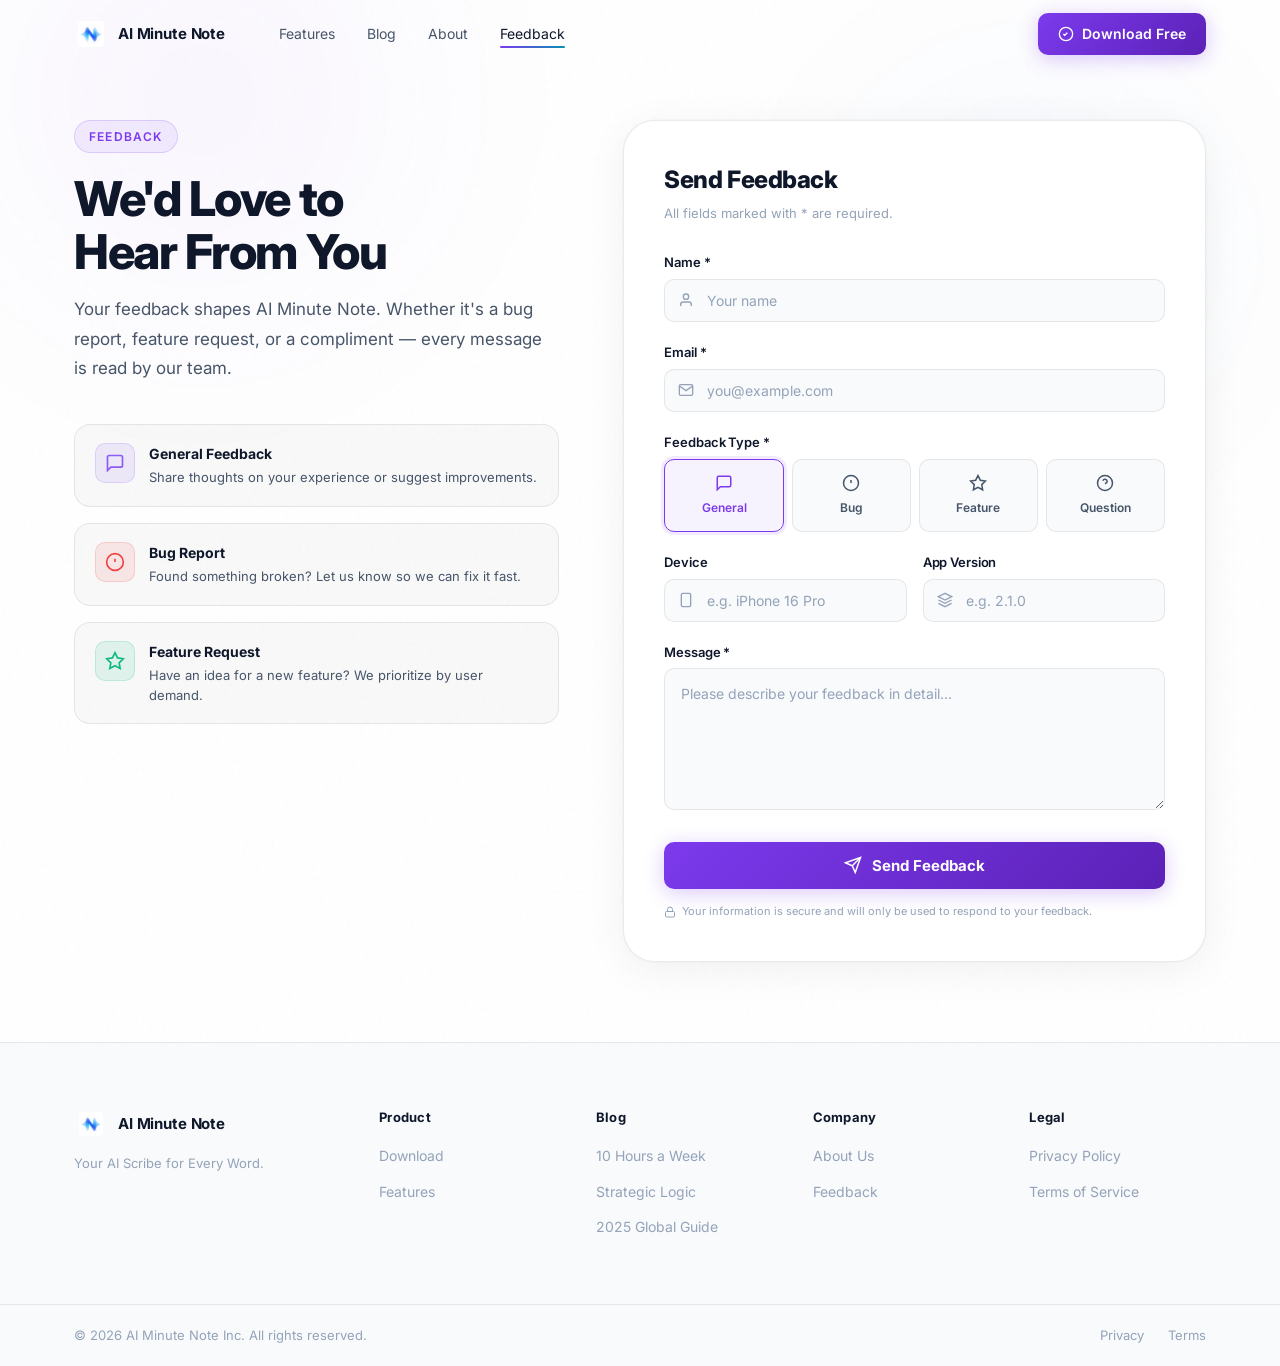
<file: feedback.html>
<!DOCTYPE html>
<html lang="en">
<head>
  <meta charset="UTF-8" />
  <meta name="viewport" content="width=device-width, initial-scale=1.0" />
  <title>Feedback — AI Minute Note</title>
  <meta name="description" content="Share your feedback, report a bug, or request a feature. We'd love to hear from you." />
  <link rel="preconnect" href="https://fonts.googleapis.com" />
  <link rel="preconnect" href="https://fonts.gstatic.com" crossorigin />
  <link href="https://fonts.googleapis.com/css2?family=Inter:wght@300;400;500;600;700;800;900&family=Syne:wght@700;800&display=swap" rel="stylesheet" />
  <link rel="stylesheet" href="css/style.css" />
</head>
<body class="feedback-page">

  <nav class="nav scrolled" id="nav">
    <div class="container nav-inner">
      <a href="index.html" class="nav-logo">
        <div class="logo-icon">
          <img src="assets/logo.png" alt="AI Minute Note Logo" width="26" height="26" style="display:block;border-radius:4px;" />
        </div>
        <span>AI Minute Note</span>
      </a>
      <ul class="nav-links">
        <li><a href="index.html#features">Features</a></li>
        <li><a href="index.html#blog">Blog</a></li>
        <li><a href="index.html#about">About</a></li>
        <li><a href="feedback.html" class="active">Feedback</a></li>
      </ul>
      <div class="nav-cta">
        <a href="https://apps.apple.com/us/app/ai-minute-note-smart-notebook/id6752681926" target="_blank" rel="noopener" class="btn btn-primary">
          <svg width="16" height="16" viewBox="0 0 24 24" fill="none" stroke="currentColor" stroke-width="2"><path d="M12 2a10 10 0 1 0 0 20A10 10 0 0 0 12 2z"/><path d="M8 12l2 2 4-4"/></svg>
          Download Free
        </a>
      </div>
      <button class="nav-hamburger" id="hamburger" aria-label="Menu">
        <span></span><span></span><span></span>
      </button>
    </div>
    <div class="nav-mobile" id="mobileMenu">
      <a href="index.html#features">Features</a>
      <a href="index.html#blog">Blog</a>
      <a href="index.html#about">About</a>
      <a href="feedback.html">Feedback</a>
      <a href="https://apps.apple.com/us/app/ai-minute-note-smart-notebook/id6752681926" target="_blank" rel="noopener" class="btn btn-primary" style="margin-top:8px">Download Free</a>
    </div>
  </nav>

  <main>
    <section class="feedback-section">
      <!-- Background -->
      <div class="feedback-bg">
        <div class="orb orb-purple"></div>
        <div class="orb orb-blue"></div>
        <div class="noise-overlay"></div>
      </div>

      <div class="container">
        <div class="feedback-layout">

          <!-- Left: Info -->
          <div class="feedback-info reveal">
            <span class="section-tag">Feedback</span>
            <h1 class="feedback-headline">We'd Love to<br/>Hear From You</h1>
            <p class="feedback-desc">Your feedback shapes AI Minute Note. Whether it's a bug report, feature request, or a compliment — every message is read by our team.</p>

            <div class="feedback-channels">
              <div class="feedback-channel">
                <div class="fc-ch-icon" style="--c:#8B5CF6">
                  <svg width="20" height="20" viewBox="0 0 24 24" fill="none" stroke="currentColor" stroke-width="2"><path d="M21 15a2 2 0 0 1-2 2H7l-4 4V5a2 2 0 0 1 2-2h14a2 2 0 0 1 2 2z"/></svg>
                </div>
                <div>
                  <h4>General Feedback</h4>
                  <p>Share thoughts on your experience or suggest improvements.</p>
                </div>
              </div>
              <div class="feedback-channel">
                <div class="fc-ch-icon" style="--c:#EF4444">
                  <svg width="20" height="20" viewBox="0 0 24 24" fill="none" stroke="currentColor" stroke-width="2"><circle cx="12" cy="12" r="10"/><line x1="12" y1="8" x2="12" y2="12"/><line x1="12" y1="16" x2="12.01" y2="16"/></svg>
                </div>
                <div>
                  <h4>Bug Report</h4>
                  <p>Found something broken? Let us know so we can fix it fast.</p>
                </div>
              </div>
              <div class="feedback-channel">
                <div class="fc-ch-icon" style="--c:#10B981">
                  <svg width="20" height="20" viewBox="0 0 24 24" fill="none" stroke="currentColor" stroke-width="2"><polygon points="12 2 15.09 8.26 22 9.27 17 14.14 18.18 21.02 12 17.77 5.82 21.02 7 14.14 2 9.27 8.91 8.26 12 2"/></svg>
                </div>
                <div>
                  <h4>Feature Request</h4>
                  <p>Have an idea for a new feature? We prioritize by user demand.</p>
                </div>
              </div>
            </div>
          </div>

          <!-- Right: Form -->
          <div class="feedback-form-wrap reveal reveal-delay">
            <form
              id="feedbackForm"
              action="https://formsubmit.co/support@aiminutenote.com"
              method="POST"
              class="feedback-form"
            >
              <!-- FormSubmit config -->
              <input type="hidden" name="_subject" value="AI Minute Note — New Feedback" />
              <input type="hidden" name="_template" value="table" />
              <input type="text" name="_honey" style="display:none" />
              <input type="hidden" name="_captcha" value="false" />

              <div class="form-header">
                <h2 class="form-title">Send Feedback</h2>
                <p class="form-subtitle">All fields marked with * are required.</p>
              </div>

              <!-- Name -->
              <div class="form-group">
                <label for="userName" class="form-label">Name *</label>
                <div class="form-input-wrap">
                  <svg class="form-input-icon" width="16" height="16" viewBox="0 0 24 24" fill="none" stroke="currentColor" stroke-width="2"><path d="M20 21v-2a4 4 0 0 0-4-4H8a4 4 0 0 0-4 4v2"/><circle cx="12" cy="7" r="4"/></svg>
                  <input type="text" id="userName" name="Name" required placeholder="Your name" class="form-input" />
                </div>
              </div>

              <!-- Email -->
              <div class="form-group">
                <label for="userEmail" class="form-label">Email *</label>
                <div class="form-input-wrap">
                  <svg class="form-input-icon" width="16" height="16" viewBox="0 0 24 24" fill="none" stroke="currentColor" stroke-width="2"><path d="M4 4h16c1.1 0 2 .9 2 2v12c0 1.1-.9 2-2 2H4c-1.1 0-2-.9-2-2V6c0-1.1.9-2 2-2z"/><polyline points="22,6 12,13 2,6"/></svg>
                  <input type="email" id="userEmail" name="Email" required placeholder="you@example.com" class="form-input" />
                </div>
              </div>

              <!-- Feedback Type -->
              <div class="form-group">
                <label class="form-label">Feedback Type *</label>
                <div class="form-type-grid">
                  <label class="form-type-option">
                    <input type="radio" name="Type" value="General Feedback" checked />
                    <span class="form-type-card">
                      <svg width="18" height="18" viewBox="0 0 24 24" fill="none" stroke="currentColor" stroke-width="2"><path d="M21 15a2 2 0 0 1-2 2H7l-4 4V5a2 2 0 0 1 2-2h14a2 2 0 0 1 2 2z"/></svg>
                      General
                    </span>
                  </label>
                  <label class="form-type-option">
                    <input type="radio" name="Type" value="Bug Report" />
                    <span class="form-type-card">
                      <svg width="18" height="18" viewBox="0 0 24 24" fill="none" stroke="currentColor" stroke-width="2"><circle cx="12" cy="12" r="10"/><line x1="12" y1="8" x2="12" y2="12"/><line x1="12" y1="16" x2="12.01" y2="16"/></svg>
                      Bug
                    </span>
                  </label>
                  <label class="form-type-option">
                    <input type="radio" name="Type" value="Feature Request" />
                    <span class="form-type-card">
                      <svg width="18" height="18" viewBox="0 0 24 24" fill="none" stroke="currentColor" stroke-width="2"><polygon points="12 2 15.09 8.26 22 9.27 17 14.14 18.18 21.02 12 17.77 5.82 21.02 7 14.14 2 9.27 8.91 8.26 12 2"/></svg>
                      Feature
                    </span>
                  </label>
                  <label class="form-type-option">
                    <input type="radio" name="Type" value="Question" />
                    <span class="form-type-card">
                      <svg width="18" height="18" viewBox="0 0 24 24" fill="none" stroke="currentColor" stroke-width="2"><circle cx="12" cy="12" r="10"/><path d="M9.09 9a3 3 0 0 1 5.83 1c0 2-3 3-3 3"/><line x1="12" y1="17" x2="12.01" y2="17"/></svg>
                      Question
                    </span>
                  </label>
                </div>
              </div>

              <!-- Device & App Version -->
              <div class="form-row">
                <div class="form-group form-half">
                  <label for="userDevice" class="form-label">Device</label>
                  <div class="form-input-wrap">
                    <svg class="form-input-icon" width="16" height="16" viewBox="0 0 24 24" fill="none" stroke="currentColor" stroke-width="2"><rect x="5" y="2" width="14" height="20" rx="2" ry="2"/><line x1="12" y1="18" x2="12.01" y2="18"/></svg>
                    <input type="text" id="userDevice" name="Device" placeholder="e.g. iPhone 16 Pro" class="form-input" />
                  </div>
                </div>
                <div class="form-group form-half">
                  <label for="appVersion" class="form-label">App Version</label>
                  <div class="form-input-wrap">
                    <svg class="form-input-icon" width="16" height="16" viewBox="0 0 24 24" fill="none" stroke="currentColor" stroke-width="2"><path d="M12 2L2 7l10 5 10-5-10-5zM2 17l10 5 10-5M2 12l10 5 10-5"/></svg>
                    <input type="text" id="appVersion" name="App Version" placeholder="e.g. 2.1.0" class="form-input" />
                  </div>
                </div>
              </div>

              <!-- Message -->
              <div class="form-group">
                <label for="userMessage" class="form-label">Message *</label>
                <textarea id="userMessage" name="Message" required rows="5" placeholder="Please describe your feedback in detail..." class="form-textarea"></textarea>
              </div>

              <!-- Submit -->
              <button type="submit" class="form-submit-btn" id="submitBtn">
                <svg width="18" height="18" viewBox="0 0 24 24" fill="none" stroke="currentColor" stroke-width="2"><line x1="22" y1="2" x2="11" y2="13"/><polygon points="22 2 15 22 11 13 2 9 22 2"/></svg>
                Send Feedback
              </button>

              <p class="form-privacy-note">
                <svg width="12" height="12" viewBox="0 0 24 24" fill="none" stroke="currentColor" stroke-width="2"><rect x="3" y="11" width="18" height="11" rx="2"/><path d="M7 11V7a5 5 0 0 1 10 0v4"/></svg>
                Your information is secure and will only be used to respond to your feedback.
              </p>
            </form>

            <!-- Success State (hidden by default) -->
            <div class="feedback-success" id="feedbackSuccess" style="display:none">
              <div class="success-icon">
                <svg width="48" height="48" viewBox="0 0 24 24" fill="none" stroke="#10B981" stroke-width="2"><path d="M22 11.08V12a10 10 0 1 1-5.93-9.14"/><polyline points="22 4 12 14.01 9 11.01"/></svg>
              </div>
              <h2 class="success-title">Thank You!</h2>
              <p class="success-desc">Your feedback has been sent successfully. We'll review it and get back to you if needed.</p>
              <a href="index.html" class="btn btn-primary" style="margin-top:20px">Back to Home</a>
            </div>
          </div>

        </div>
      </div>
    </section>
  </main>

  <footer class="footer">
    <div class="container footer-inner">
      <div class="footer-brand">
        <a href="index.html" class="nav-logo footer-logo">
          <div class="logo-icon">
            <img src="assets/logo.png" alt="AI Minute Note Logo" width="24" height="24" style="display:block;border-radius:4px;" />
          </div>
          <span>AI Minute Note</span>
        </a>
        <p class="footer-tagline">Your AI Scribe for Every Word.</p>
      </div>
      <div class="footer-col">
        <h5>Product</h5>
        <ul>
          <li><a href="https://apps.apple.com/us/app/ai-minute-note-smart-notebook/id6752681926" target="_blank" rel="noopener">Download</a></li>
          <li><a href="index.html#features">Features</a></li>
        </ul>
      </div>
      <div class="footer-col">
        <h5>Blog</h5>
        <ul>
          <li><a href="blog/ai-meeting-10-hours.html">10 Hours a Week</a></li>
          <li><a href="blog/ai-strategic-logic.html">Strategic Logic</a></li>
          <li><a href="blog/2025-global-guide.html">2025 Global Guide</a></li>
        </ul>
      </div>
      <div class="footer-col">
        <h5>Company</h5>
        <ul>
          <li><a href="index.html#about">About Us</a></li>
          <li><a href="feedback.html">Feedback</a></li>
        </ul>
      </div>
      <div class="footer-col">
        <h5>Legal</h5>
        <ul>
          <li><a href="policy/privacy-policy.html">Privacy Policy</a></li>
          <li><a href="policy/terms-of-service.html">Terms of Service</a></li>
        </ul>
      </div>
    </div>
    <div class="footer-bottom">
      <div class="container footer-bottom-inner">
        <span>&copy; 2026 AI Minute Note Inc. All rights reserved.</span>
        <div class="footer-bottom-links">
          <a href="policy/privacy-policy.html">Privacy</a>
          <a href="policy/terms-of-service.html">Terms</a>
        </div>
      </div>
    </div>
  </footer>

  <script src="js/main.js"></script>
</body>
</html>
</file>
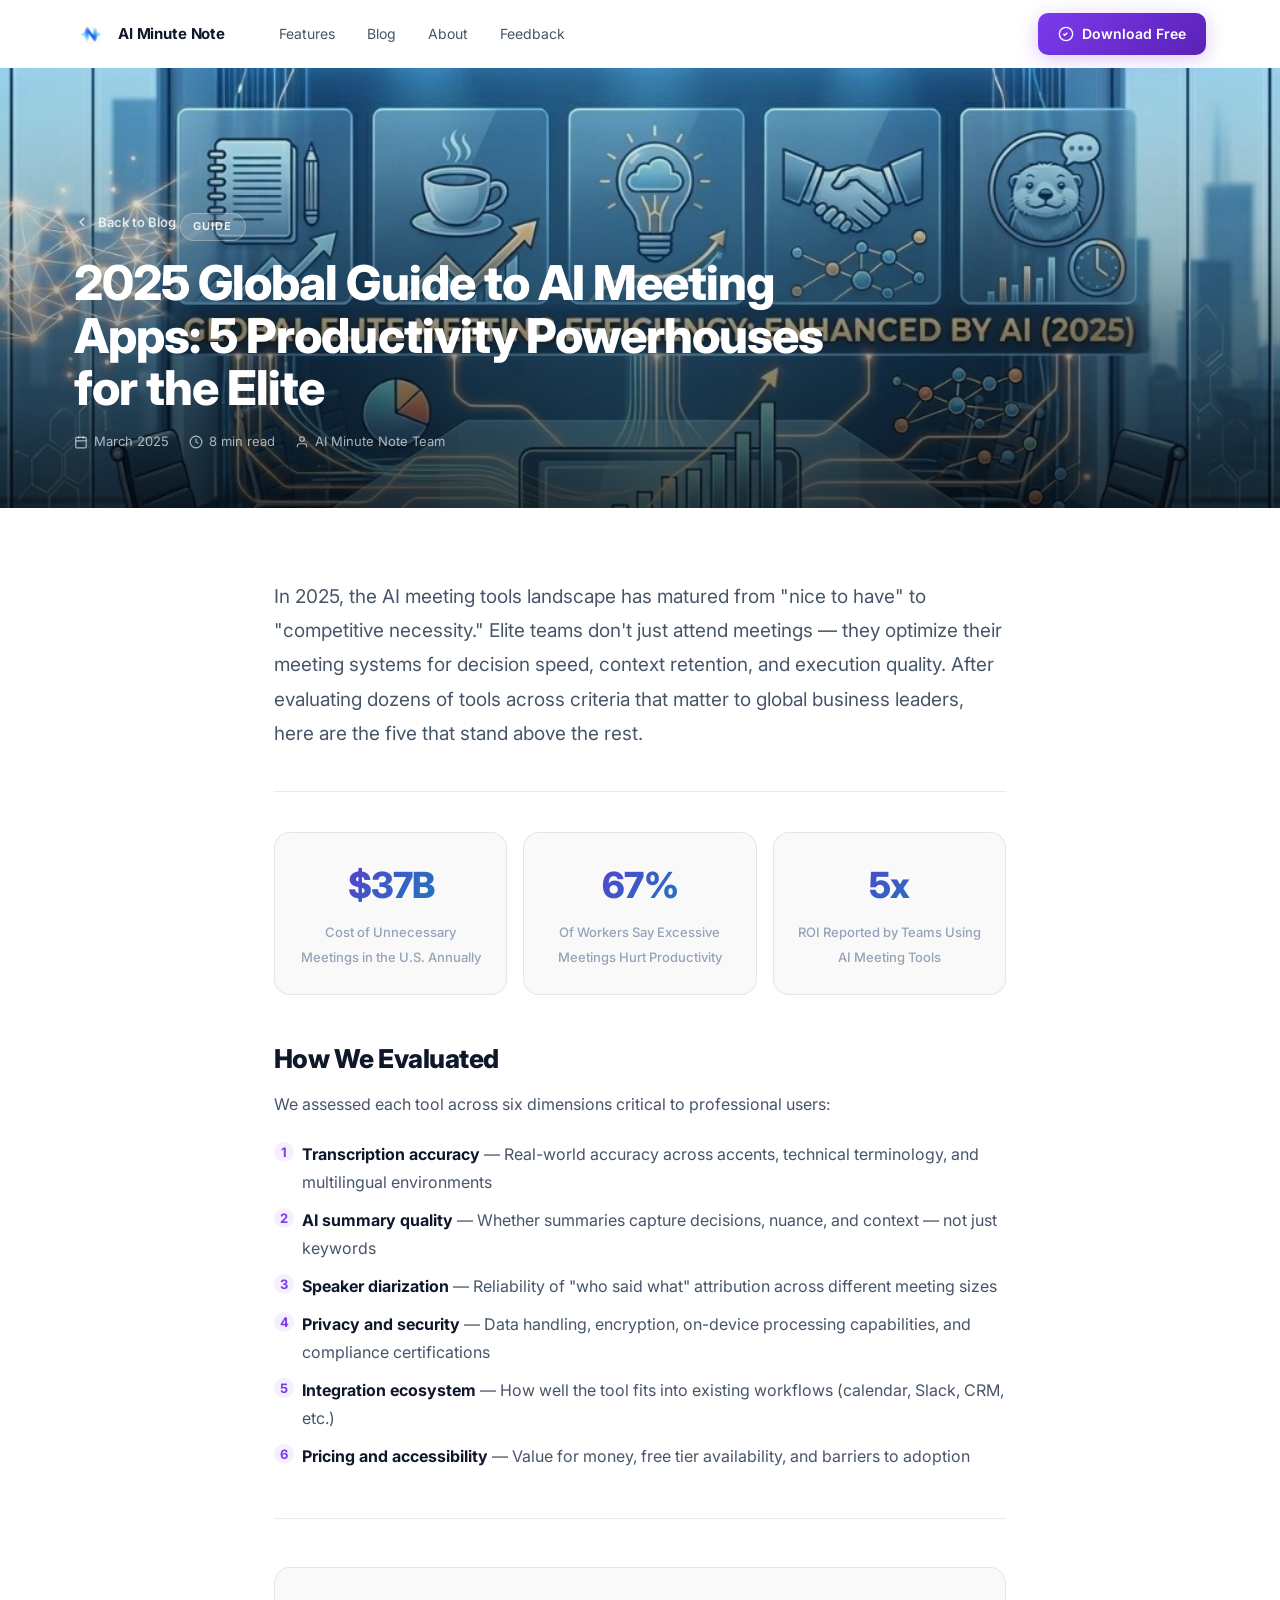
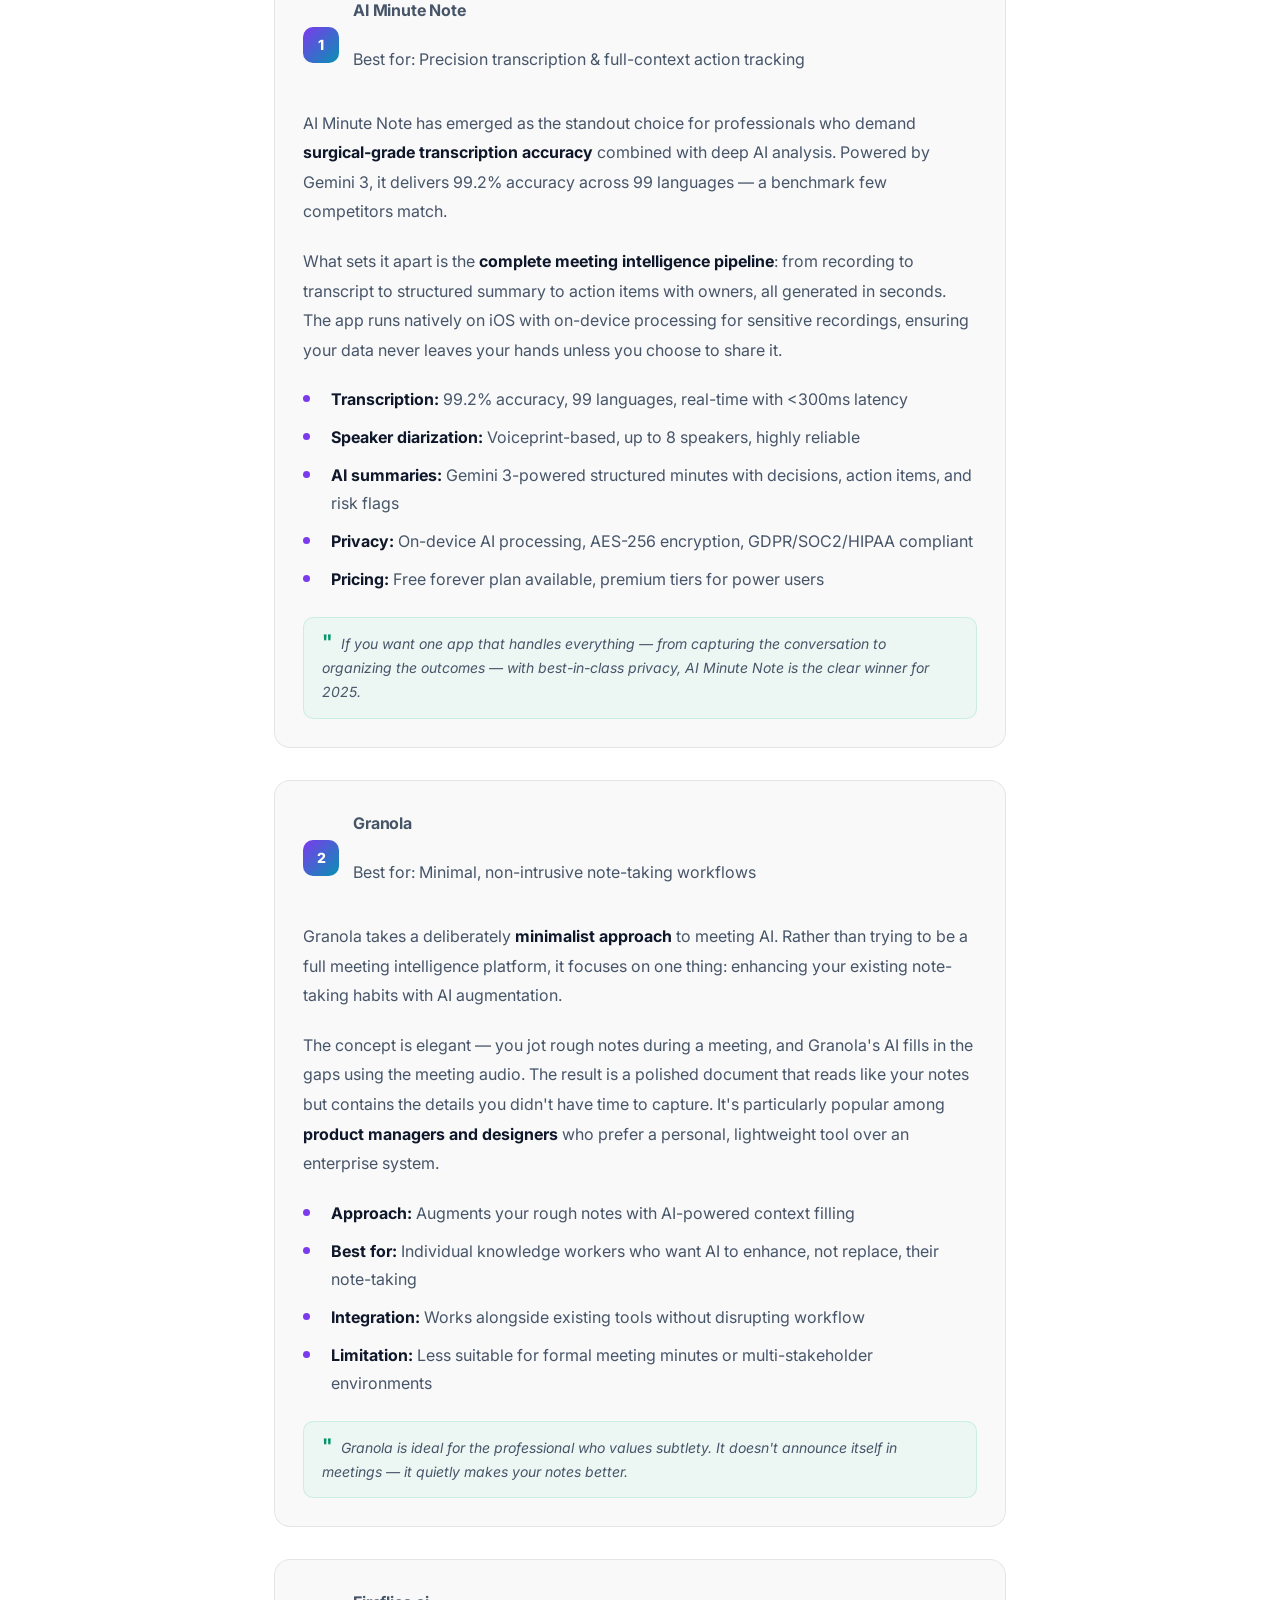
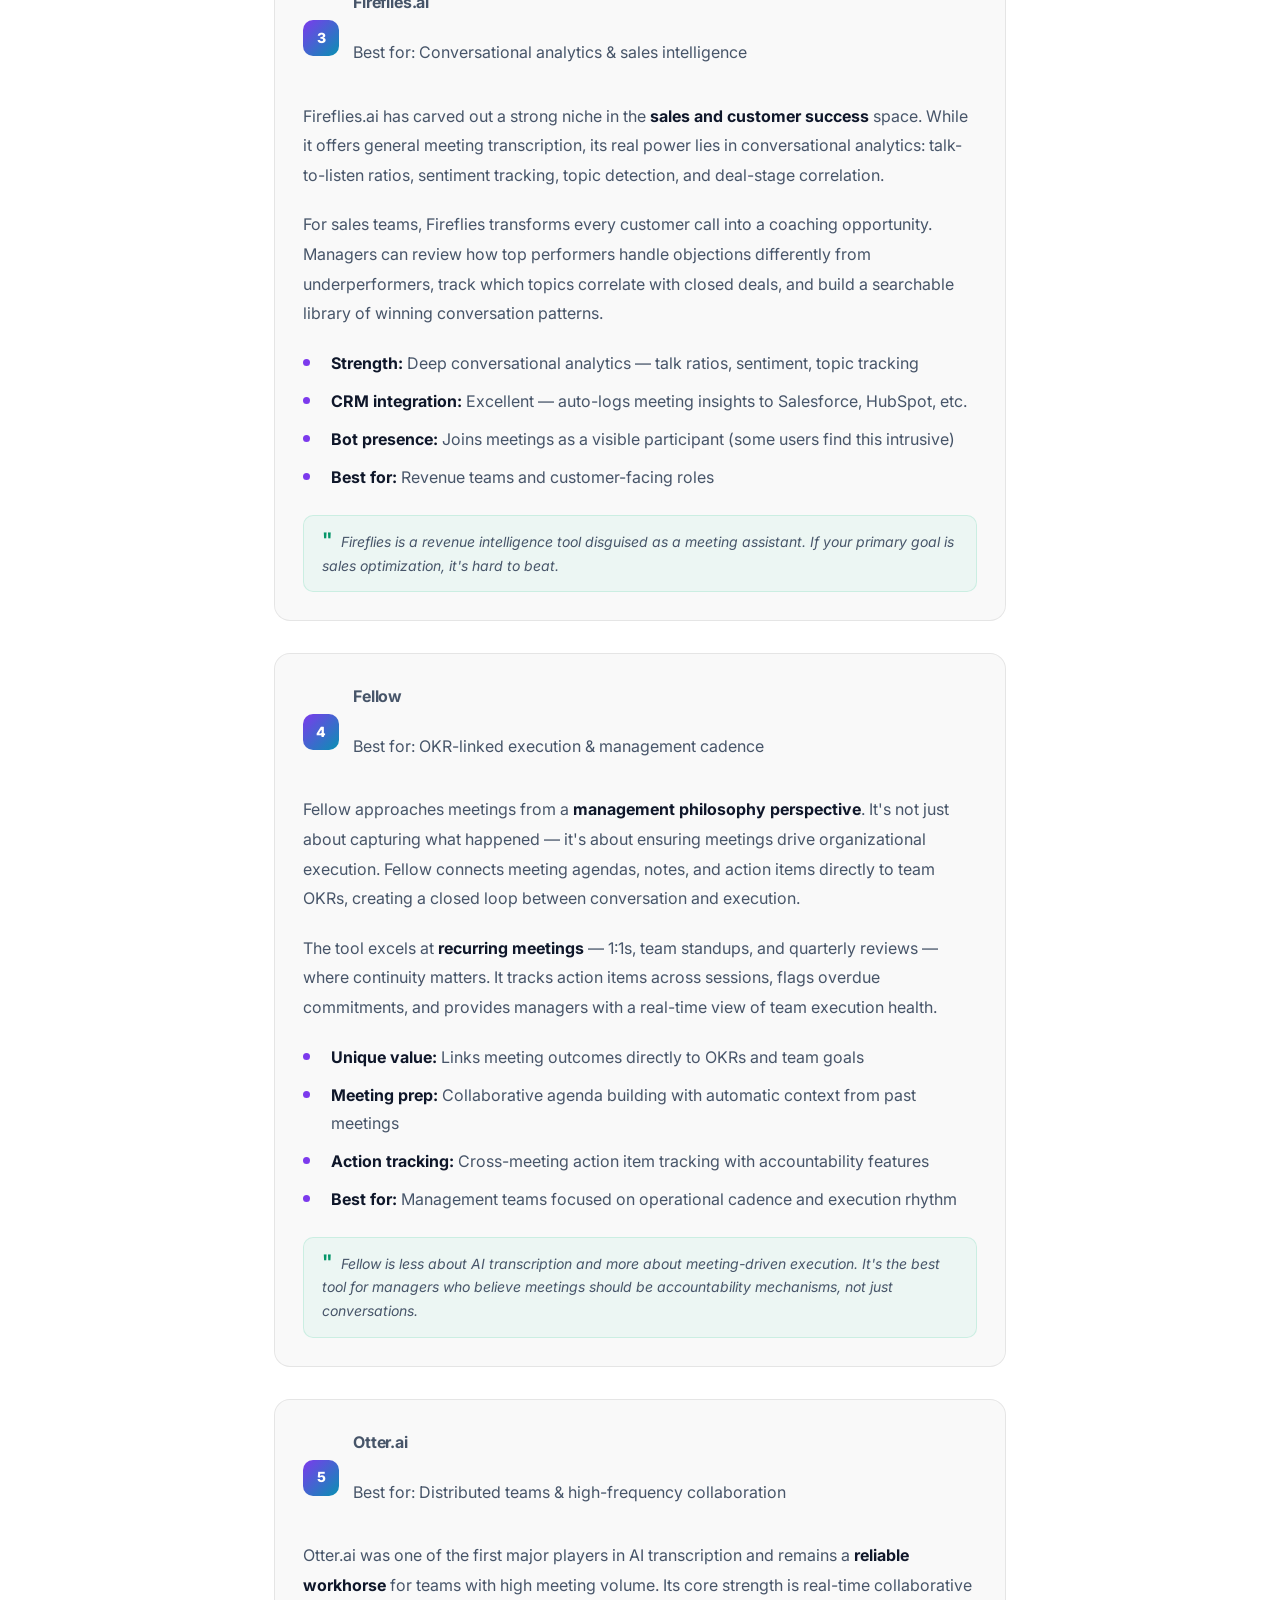
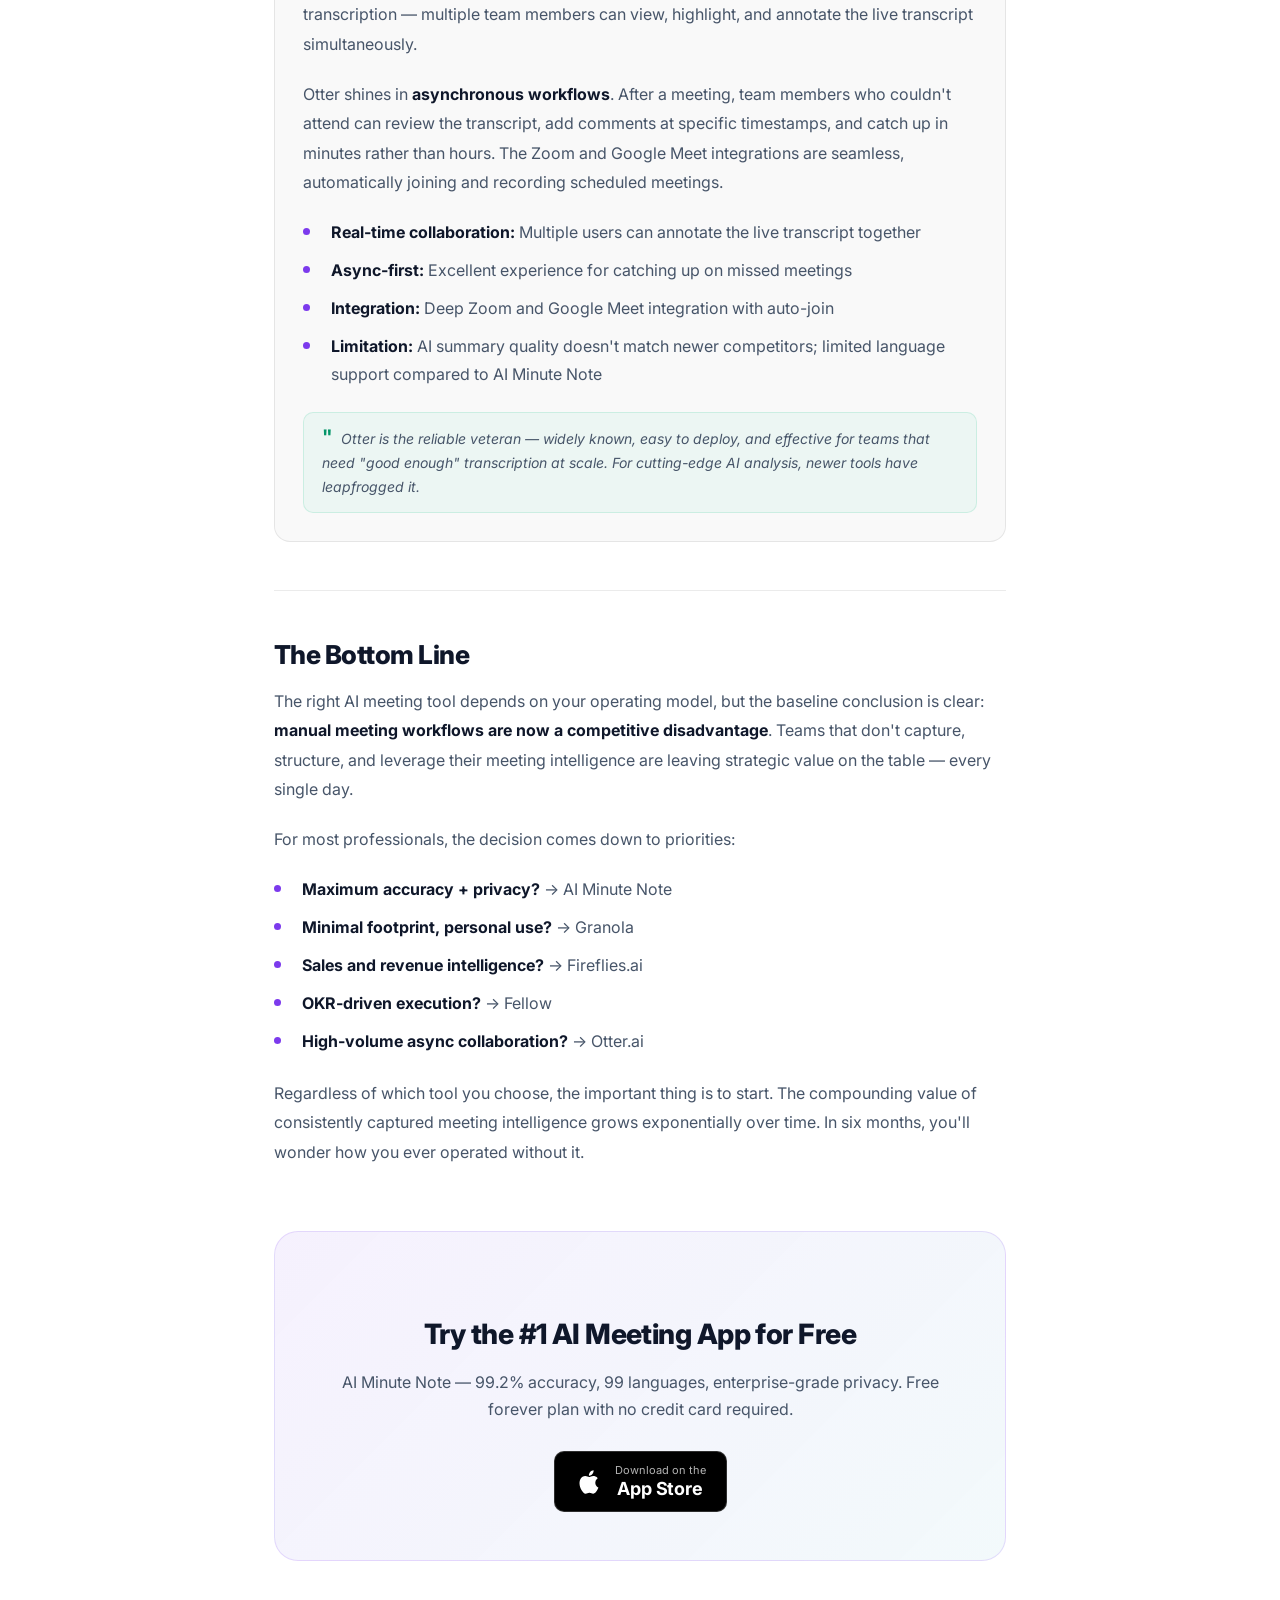
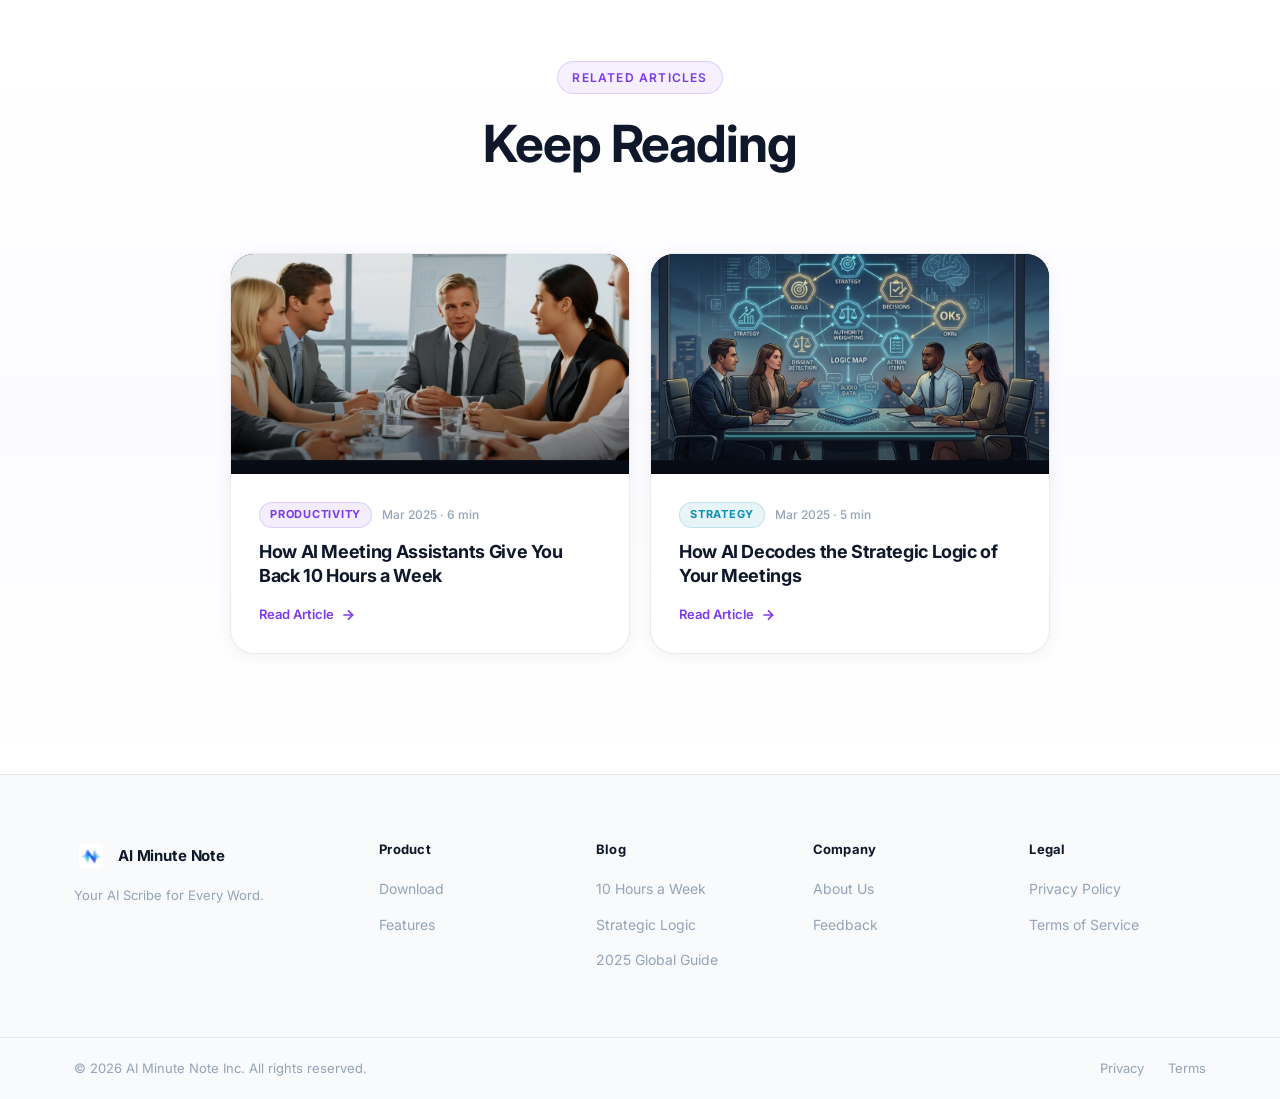
<file: blog/2025-global-guide.html>
<!DOCTYPE html>
<html lang="en">
<head>
  <meta charset="UTF-8" />
  <meta name="viewport" content="width=device-width, initial-scale=1.0" />
  <title>2025 Global Guide to AI Meeting Apps — AI Minute Note</title>
  <meta name="description" content="A curated ranking of the five best AI meeting apps for global business leaders in 2025 — from surgical transcription to OKR-linked execution tracking. Find your optimal solution." />
  <meta name="keywords" content="AI meeting apps, 2025 guide, meeting tools comparison, Otter.ai, Fireflies, Fellow, Granola, AI Minute Note" />
  <meta property="og:title" content="2025 Global Guide to AI Meeting Apps: 5 Productivity Powerhouses" />
  <meta property="og:description" content="A curated ranking of the five best AI meeting apps for global business leaders in 2025." />
  <meta property="og:image" content="../assets/blog-cover-2025-guide.png" />
  <meta property="og:type" content="article" />
  <link rel="preconnect" href="https://fonts.googleapis.com" />
  <link rel="preconnect" href="https://fonts.gstatic.com" crossorigin />
  <link href="https://fonts.googleapis.com/css2?family=Inter:wght@300;400;500;600;700;800;900&family=Syne:wght@700;800&display=swap" rel="stylesheet" />
  <link rel="stylesheet" href="../css/style.css" />
</head>
<body class="blog-page">

  <nav class="nav scrolled" id="nav">
    <div class="container nav-inner">
      <a href="../index.html" class="nav-logo">
        <div class="logo-icon">
          <img src="../assets/logo.png" alt="AI Minute Note Logo" width="26" height="26" style="display:block;border-radius:4px;" />
        </div>
        <span>AI Minute Note</span>
      </a>
      <ul class="nav-links">
        <li><a href="../index.html#features">Features</a></li>
        <li><a href="../index.html#blog">Blog</a></li>
        <li><a href="../index.html#about">About</a></li>
        <li><a href="../feedback.html">Feedback</a></li>
      </ul>
      <div class="nav-cta">
        <a href="https://apps.apple.com/us/app/ai-minute-note-smart-notebook/id6752681926" target="_blank" rel="noopener" class="btn btn-primary">
          <svg width="16" height="16" viewBox="0 0 24 24" fill="none" stroke="currentColor" stroke-width="2"><path d="M12 2a10 10 0 1 0 0 20A10 10 0 0 0 12 2z"/><path d="M8 12l2 2 4-4"/></svg>
          Download Free
        </a>
      </div>
      <button class="nav-hamburger" id="hamburger" aria-label="Menu">
        <span></span><span></span><span></span>
      </button>
    </div>
    <div class="nav-mobile" id="mobileMenu">
      <a href="../index.html#features">Features</a>
      <a href="../index.html#blog">Blog</a>
      <a href="../index.html#about">About</a>
      <a href="../feedback.html">Feedback</a>
      <a href="https://apps.apple.com/us/app/ai-minute-note-smart-notebook/id6752681926" target="_blank" rel="noopener" class="btn btn-primary" style="margin-top:8px">Download Free</a>
    </div>
  </nav>

  <main>
    <div class="blog-article-hero">
      <div class="blog-article-hero-bg">
        <img src="../assets/blog-cover-3.png" alt="2025 Global Guide AI Meeting Apps" class="blog-article-hero-img" />
      </div>
      <div class="blog-article-hero-overlay"></div>
      <div class="container">
        <a href="../index.html#blog" class="blog-article-back">
          <svg width="16" height="16" viewBox="0 0 24 24" fill="none" stroke="currentColor" stroke-width="2"><polyline points="15 18 9 12 15 6"/></svg>
          Back to Blog
        </a>
        <div class="blog-article-tag">Guide</div>
        <h1 class="blog-article-headline">2025 Global Guide to AI Meeting Apps: 5 Productivity Powerhouses for the Elite</h1>
        <div class="blog-article-meta">
          <span>
            <svg width="14" height="14" viewBox="0 0 24 24" fill="none" stroke="currentColor" stroke-width="2"><rect x="3" y="4" width="18" height="18" rx="2"/><line x1="16" y1="2" x2="16" y2="6"/><line x1="8" y1="2" x2="8" y2="6"/><line x1="3" y1="10" x2="21" y2="10"/></svg>
            March 2025
          </span>
          <span>
            <svg width="14" height="14" viewBox="0 0 24 24" fill="none" stroke="currentColor" stroke-width="2"><circle cx="12" cy="12" r="10"/><polyline points="12 6 12 12 16 14"/></svg>
            8 min read
          </span>
          <span>
            <svg width="14" height="14" viewBox="0 0 24 24" fill="none" stroke="currentColor" stroke-width="2"><path d="M20 21v-2a4 4 0 0 0-4-4H8a4 4 0 0 0-4 4v2"/><circle cx="12" cy="7" r="4"/></svg>
            AI Minute Note Team
          </span>
        </div>
      </div>
    </div>

    <article class="blog-article-body">
      <p class="lead">In 2025, the AI meeting tools landscape has matured from "nice to have" to "competitive necessity." Elite teams don't just attend meetings — they optimize their meeting systems for decision speed, context retention, and execution quality. After evaluating dozens of tools across criteria that matter to global business leaders, here are the five that stand above the rest.</p>

      <div class="blog-stat-row">
        <div class="blog-stat-card">
          <span class="val">$37B</span>
          <span class="lbl">Cost of Unnecessary Meetings in the U.S. Annually</span>
        </div>
        <div class="blog-stat-card">
          <span class="val">67%</span>
          <span class="lbl">Of Workers Say Excessive Meetings Hurt Productivity</span>
        </div>
        <div class="blog-stat-card">
          <span class="val">5x</span>
          <span class="lbl">ROI Reported by Teams Using AI Meeting Tools</span>
        </div>
      </div>

      <h2>How We Evaluated</h2>

      <p>We assessed each tool across six dimensions critical to professional users:</p>

      <ol>
        <li><strong>Transcription accuracy</strong> — Real-world accuracy across accents, technical terminology, and multilingual environments</li>
        <li><strong>AI summary quality</strong> — Whether summaries capture decisions, nuance, and context — not just keywords</li>
        <li><strong>Speaker diarization</strong> — Reliability of "who said what" attribution across different meeting sizes</li>
        <li><strong>Privacy and security</strong> — Data handling, encryption, on-device processing capabilities, and compliance certifications</li>
        <li><strong>Integration ecosystem</strong> — How well the tool fits into existing workflows (calendar, Slack, CRM, etc.)</li>
        <li><strong>Pricing and accessibility</strong> — Value for money, free tier availability, and barriers to adoption</li>
      </ol>

      <hr class="blog-divider" />

      <!-- App 1: AI Minute Note -->
      <div class="blog-app-card">
        <div class="blog-app-card-header">
          <div class="blog-app-num">1</div>
          <div>
            <p class="blog-app-name">AI Minute Note</p>
            <p class="blog-app-pos">Best for: Precision transcription & full-context action tracking</p>
          </div>
        </div>
        <p>AI Minute Note has emerged as the standout choice for professionals who demand <strong>surgical-grade transcription accuracy</strong> combined with deep AI analysis. Powered by Gemini 3, it delivers 99.2% accuracy across 99 languages — a benchmark few competitors match.</p>
        <p>What sets it apart is the <strong>complete meeting intelligence pipeline</strong>: from recording to transcript to structured summary to action items with owners, all generated in seconds. The app runs natively on iOS with on-device processing for sensitive recordings, ensuring your data never leaves your hands unless you choose to share it.</p>
        <ul>
          <li><strong>Transcription:</strong> 99.2% accuracy, 99 languages, real-time with &lt;300ms latency</li>
          <li><strong>Speaker diarization:</strong> Voiceprint-based, up to 8 speakers, highly reliable</li>
          <li><strong>AI summaries:</strong> Gemini 3-powered structured minutes with decisions, action items, and risk flags</li>
          <li><strong>Privacy:</strong> On-device AI processing, AES-256 encryption, GDPR/SOC2/HIPAA compliant</li>
          <li><strong>Pricing:</strong> Free forever plan available, premium tiers for power users</li>
        </ul>
        <div class="blog-app-verdict">
          If you want one app that handles everything — from capturing the conversation to organizing the outcomes — with best-in-class privacy, AI Minute Note is the clear winner for 2025.
        </div>
      </div>

      <!-- App 2: Granola -->
      <div class="blog-app-card">
        <div class="blog-app-card-header">
          <div class="blog-app-num">2</div>
          <div>
            <p class="blog-app-name">Granola</p>
            <p class="blog-app-pos">Best for: Minimal, non-intrusive note-taking workflows</p>
          </div>
        </div>
        <p>Granola takes a deliberately <strong>minimalist approach</strong> to meeting AI. Rather than trying to be a full meeting intelligence platform, it focuses on one thing: enhancing your existing note-taking habits with AI augmentation.</p>
        <p>The concept is elegant — you jot rough notes during a meeting, and Granola's AI fills in the gaps using the meeting audio. The result is a polished document that reads like your notes but contains the details you didn't have time to capture. It's particularly popular among <strong>product managers and designers</strong> who prefer a personal, lightweight tool over an enterprise system.</p>
        <ul>
          <li><strong>Approach:</strong> Augments your rough notes with AI-powered context filling</li>
          <li><strong>Best for:</strong> Individual knowledge workers who want AI to enhance, not replace, their note-taking</li>
          <li><strong>Integration:</strong> Works alongside existing tools without disrupting workflow</li>
          <li><strong>Limitation:</strong> Less suitable for formal meeting minutes or multi-stakeholder environments</li>
        </ul>
        <div class="blog-app-verdict">
          Granola is ideal for the professional who values subtlety. It doesn't announce itself in meetings — it quietly makes your notes better.
        </div>
      </div>

      <!-- App 3: Fireflies.ai -->
      <div class="blog-app-card">
        <div class="blog-app-card-header">
          <div class="blog-app-num">3</div>
          <div>
            <p class="blog-app-name">Fireflies.ai</p>
            <p class="blog-app-pos">Best for: Conversational analytics & sales intelligence</p>
          </div>
        </div>
        <p>Fireflies.ai has carved out a strong niche in the <strong>sales and customer success</strong> space. While it offers general meeting transcription, its real power lies in conversational analytics: talk-to-listen ratios, sentiment tracking, topic detection, and deal-stage correlation.</p>
        <p>For sales teams, Fireflies transforms every customer call into a coaching opportunity. Managers can review how top performers handle objections differently from underperformers, track which topics correlate with closed deals, and build a searchable library of winning conversation patterns.</p>
        <ul>
          <li><strong>Strength:</strong> Deep conversational analytics — talk ratios, sentiment, topic tracking</li>
          <li><strong>CRM integration:</strong> Excellent — auto-logs meeting insights to Salesforce, HubSpot, etc.</li>
          <li><strong>Bot presence:</strong> Joins meetings as a visible participant (some users find this intrusive)</li>
          <li><strong>Best for:</strong> Revenue teams and customer-facing roles</li>
        </ul>
        <div class="blog-app-verdict">
          Fireflies is a revenue intelligence tool disguised as a meeting assistant. If your primary goal is sales optimization, it's hard to beat.
        </div>
      </div>

      <!-- App 4: Fellow -->
      <div class="blog-app-card">
        <div class="blog-app-card-header">
          <div class="blog-app-num">4</div>
          <div>
            <p class="blog-app-name">Fellow</p>
            <p class="blog-app-pos">Best for: OKR-linked execution & management cadence</p>
          </div>
        </div>
        <p>Fellow approaches meetings from a <strong>management philosophy perspective</strong>. It's not just about capturing what happened — it's about ensuring meetings drive organizational execution. Fellow connects meeting agendas, notes, and action items directly to team OKRs, creating a closed loop between conversation and execution.</p>
        <p>The tool excels at <strong>recurring meetings</strong> — 1:1s, team standups, and quarterly reviews — where continuity matters. It tracks action items across sessions, flags overdue commitments, and provides managers with a real-time view of team execution health.</p>
        <ul>
          <li><strong>Unique value:</strong> Links meeting outcomes directly to OKRs and team goals</li>
          <li><strong>Meeting prep:</strong> Collaborative agenda building with automatic context from past meetings</li>
          <li><strong>Action tracking:</strong> Cross-meeting action item tracking with accountability features</li>
          <li><strong>Best for:</strong> Management teams focused on operational cadence and execution rhythm</li>
        </ul>
        <div class="blog-app-verdict">
          Fellow is less about AI transcription and more about meeting-driven execution. It's the best tool for managers who believe meetings should be accountability mechanisms, not just conversations.
        </div>
      </div>

      <!-- App 5: Otter.ai -->
      <div class="blog-app-card">
        <div class="blog-app-card-header">
          <div class="blog-app-num">5</div>
          <div>
            <p class="blog-app-name">Otter.ai</p>
            <p class="blog-app-pos">Best for: Distributed teams & high-frequency collaboration</p>
          </div>
        </div>
        <p>Otter.ai was one of the first major players in AI transcription and remains a <strong>reliable workhorse</strong> for teams with high meeting volume. Its core strength is real-time collaborative transcription — multiple team members can view, highlight, and annotate the live transcript simultaneously.</p>
        <p>Otter shines in <strong>asynchronous workflows</strong>. After a meeting, team members who couldn't attend can review the transcript, add comments at specific timestamps, and catch up in minutes rather than hours. The Zoom and Google Meet integrations are seamless, automatically joining and recording scheduled meetings.</p>
        <ul>
          <li><strong>Real-time collaboration:</strong> Multiple users can annotate the live transcript together</li>
          <li><strong>Async-first:</strong> Excellent experience for catching up on missed meetings</li>
          <li><strong>Integration:</strong> Deep Zoom and Google Meet integration with auto-join</li>
          <li><strong>Limitation:</strong> AI summary quality doesn't match newer competitors; limited language support compared to AI Minute Note</li>
        </ul>
        <div class="blog-app-verdict">
          Otter is the reliable veteran — widely known, easy to deploy, and effective for teams that need "good enough" transcription at scale. For cutting-edge AI analysis, newer tools have leapfrogged it.
        </div>
      </div>

      <hr class="blog-divider" />

      <h2>The Bottom Line</h2>

      <p>The right AI meeting tool depends on your operating model, but the baseline conclusion is clear: <strong>manual meeting workflows are now a competitive disadvantage</strong>. Teams that don't capture, structure, and leverage their meeting intelligence are leaving strategic value on the table — every single day.</p>

      <p>For most professionals, the decision comes down to priorities:</p>

      <ul>
        <li><strong>Maximum accuracy + privacy?</strong> → AI Minute Note</li>
        <li><strong>Minimal footprint, personal use?</strong> → Granola</li>
        <li><strong>Sales and revenue intelligence?</strong> → Fireflies.ai</li>
        <li><strong>OKR-driven execution?</strong> → Fellow</li>
        <li><strong>High-volume async collaboration?</strong> → Otter.ai</li>
      </ul>

      <p>Regardless of which tool you choose, the important thing is to start. The compounding value of consistently captured meeting intelligence grows exponentially over time. In six months, you'll wonder how you ever operated without it.</p>

      <div class="blog-cta-box">
        <h3>Try the #1 AI Meeting App for Free</h3>
        <p>AI Minute Note — 99.2% accuracy, 99 languages, enterprise-grade privacy. Free forever plan with no credit card required.</p>
        <a href="https://apps.apple.com/us/app/ai-minute-note-smart-notebook/id6752681926" target="_blank" rel="noopener" class="app-store-btn">
          <svg class="apple-icon" viewBox="0 0 24 24" fill="currentColor" width="28" height="28">
            <path d="M18.71 19.5c-.83 1.24-1.71 2.45-3.05 2.47-1.34.03-1.77-.79-3.29-.79-1.53 0-2 .77-3.27.82-1.31.05-2.3-1.32-3.14-2.53C4.25 17 2.94 12.45 4.7 9.39c.87-1.52 2.43-2.48 4.12-2.51 1.28-.02 2.5.87 3.29.87.78 0 2.26-1.07 3.8-.91.65.03 2.47.26 3.64 1.98-.09.06-2.17 1.28-2.15 3.81.03 3.02 2.65 4.03 2.68 4.04-.03.07-.42 1.44-1.38 2.83M13 3.5c.73-.83 1.94-1.46 2.94-1.5.13 1.17-.34 2.35-1.04 3.19-.69.85-1.83 1.51-2.95 1.42-.15-1.15.41-2.35 1.05-3.11z"/>
          </svg>
          <div class="btn-text-block">
            <span class="download-label">Download on the</span>
            <span class="store-label">App Store</span>
          </div>
        </a>
      </div>
    </article>

    <!-- Related Articles -->
    <section class="blog-section" style="padding-top:0">
      <div class="container">
        <div class="section-header reveal">
          <span class="section-tag">Related Articles</span>
          <h2 class="section-title">Keep Reading</h2>
        </div>
        <div class="blog-grid" style="grid-template-columns: repeat(2, 1fr); max-width:820px; margin:0 auto;">
          <article class="blog-card reveal">
            <a href="ai-meeting-10-hours.html" class="blog-card-link">
              <div class="blog-cover blog-cover-img">
                <img src="../assets/blog-cover-1.png" alt="AI Meeting 10 Hours" class="blog-cover-photo" />
                <div class="bc-img-overlay"></div>
                <div class="bc-label">Productivity</div>
              </div>
              <div class="blog-body">
                <div class="blog-meta">
                  <span class="blog-tag-pill blog-tag-purple">Productivity</span>
                  <span class="blog-date">Mar 2025 · 6 min</span>
                </div>
                <h3 class="blog-title">How AI Meeting Assistants Give You Back 10 Hours a Week</h3>
                <div class="blog-read-more">
                  Read Article
                  <svg width="16" height="16" viewBox="0 0 24 24" fill="none" stroke="currentColor" stroke-width="2.5"><line x1="5" y1="12" x2="19" y2="12"/><polyline points="12 5 19 12 12 19"/></svg>
                </div>
              </div>
            </a>
          </article>
          <article class="blog-card reveal reveal-delay">
            <a href="ai-strategic-logic.html" class="blog-card-link">
              <div class="blog-cover blog-cover-img">
                <img src="../assets/blog-cover-2.png" alt="AI Strategic Logic" class="blog-cover-photo" />
                <div class="bc-img-overlay"></div>
                <div class="bc-label">Strategy</div>
              </div>
              <div class="blog-body">
                <div class="blog-meta">
                  <span class="blog-tag-pill blog-tag-cyan">Strategy</span>
                  <span class="blog-date">Mar 2025 · 5 min</span>
                </div>
                <h3 class="blog-title">How AI Decodes the Strategic Logic of Your Meetings</h3>
                <div class="blog-read-more">
                  Read Article
                  <svg width="16" height="16" viewBox="0 0 24 24" fill="none" stroke="currentColor" stroke-width="2.5"><line x1="5" y1="12" x2="19" y2="12"/><polyline points="12 5 19 12 12 19"/></svg>
                </div>
              </div>
            </a>
          </article>
        </div>
      </div>
    </section>
  </main>

  <footer class="footer">
    <div class="container footer-inner">
      <div class="footer-brand">
        <a href="../index.html" class="nav-logo footer-logo">
          <div class="logo-icon">
            <img src="../assets/logo.png" alt="AI Minute Note Logo" width="24" height="24" style="display:block;border-radius:4px;" />
          </div>
          <span>AI Minute Note</span>
        </a>
        <p class="footer-tagline">Your AI Scribe for Every Word.</p>
      </div>
      <div class="footer-col">
        <h5>Product</h5>
        <ul>
          <li><a href="https://apps.apple.com/us/app/ai-minute-note-smart-notebook/id6752681926" target="_blank" rel="noopener">Download</a></li>
          <li><a href="../index.html#features">Features</a></li>
        </ul>
      </div>
      <div class="footer-col">
        <h5>Blog</h5>
        <ul>
          <li><a href="ai-meeting-10-hours.html">10 Hours a Week</a></li>
          <li><a href="ai-strategic-logic.html">Strategic Logic</a></li>
          <li><a href="2025-global-guide.html">2025 Global Guide</a></li>
        </ul>
      </div>
      <div class="footer-col">
        <h5>Company</h5>
        <ul>
          <li><a href="../index.html#about">About Us</a></li>
          <li><a href="../feedback.html">Feedback</a></li>
        </ul>
      </div>
      <div class="footer-col">
        <h5>Legal</h5>
        <ul>
          <li><a href="../policy/privacy-policy.html">Privacy Policy</a></li>
          <li><a href="../policy/terms-of-service.html">Terms of Service</a></li>
        </ul>
      </div>
    </div>
    <div class="footer-bottom">
      <div class="container footer-bottom-inner">
        <span>&copy; 2026 AI Minute Note Inc. All rights reserved.</span>
        <div class="footer-bottom-links">
          <a href="#">Privacy</a>
          <a href="#">Terms</a>
        </div>
      </div>
    </div>
  </footer>

  <script src="../js/main.js"></script>
</body>
</html>
</file>
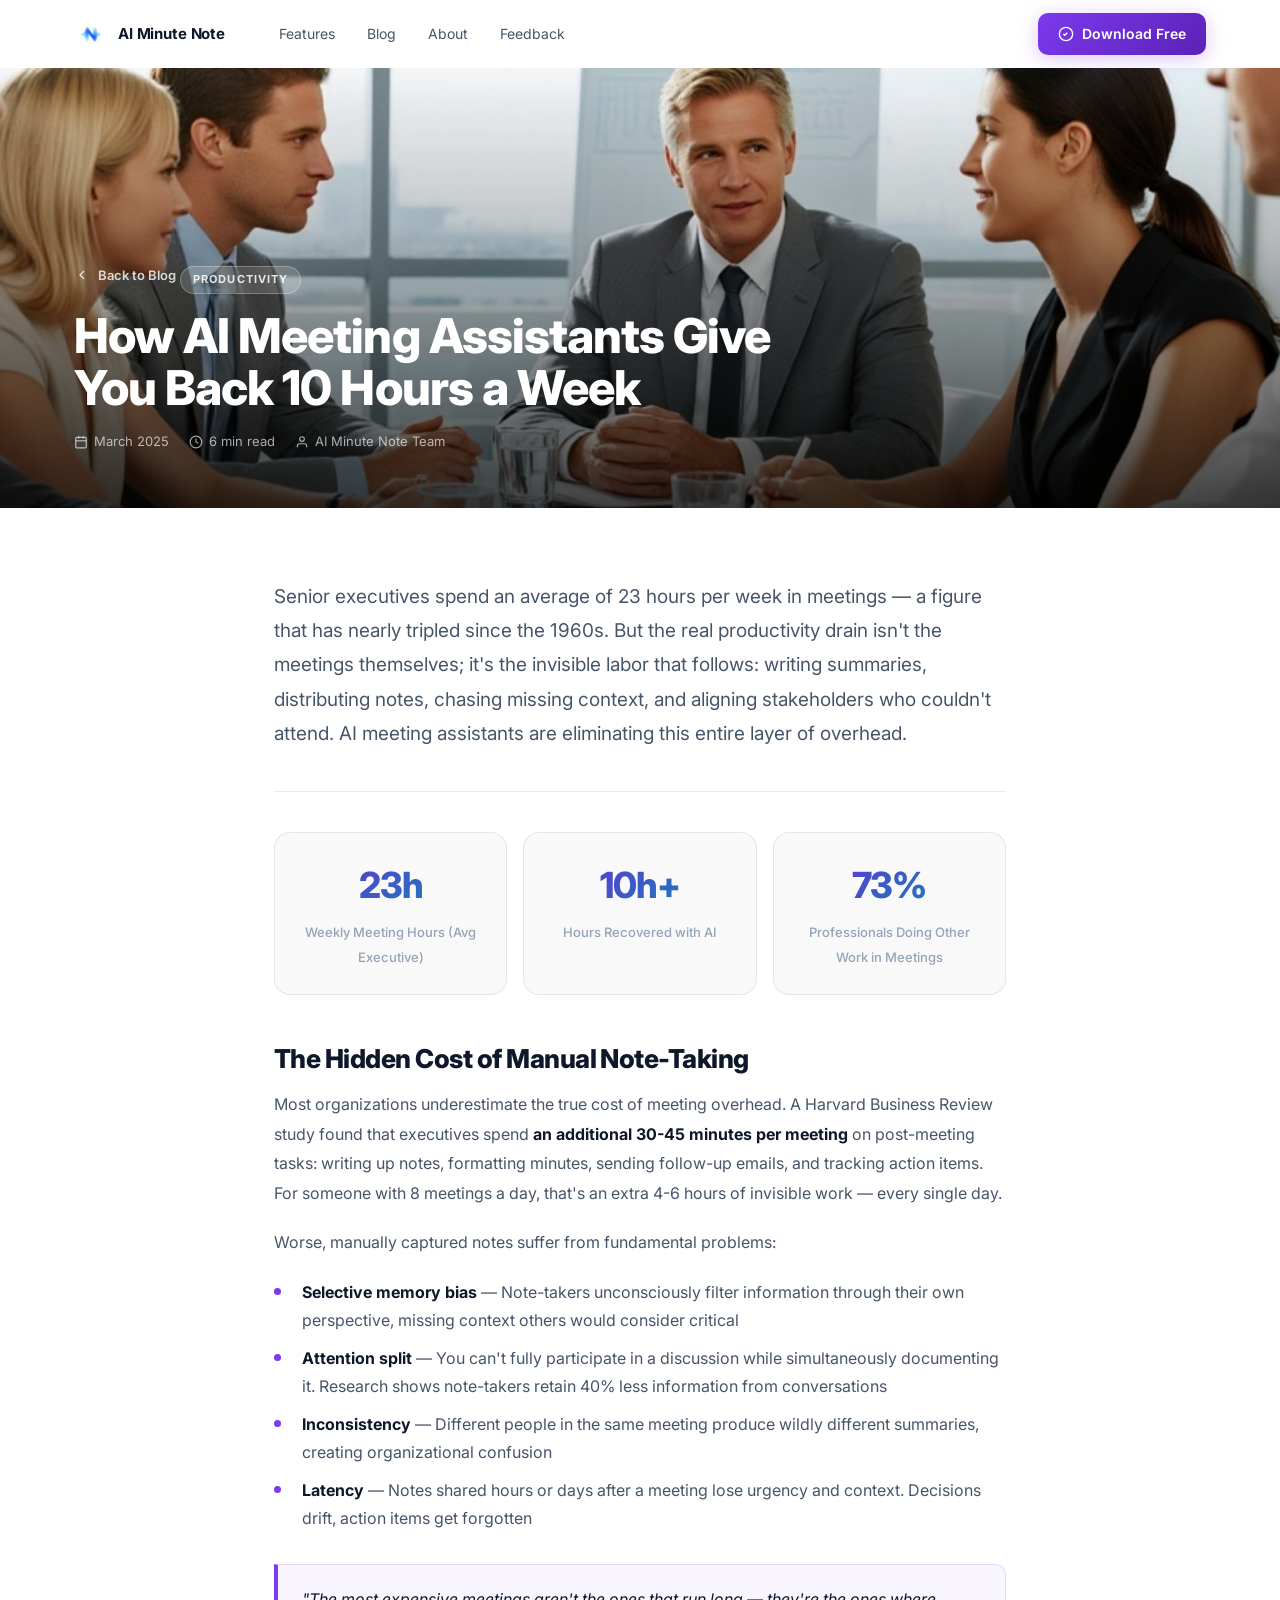
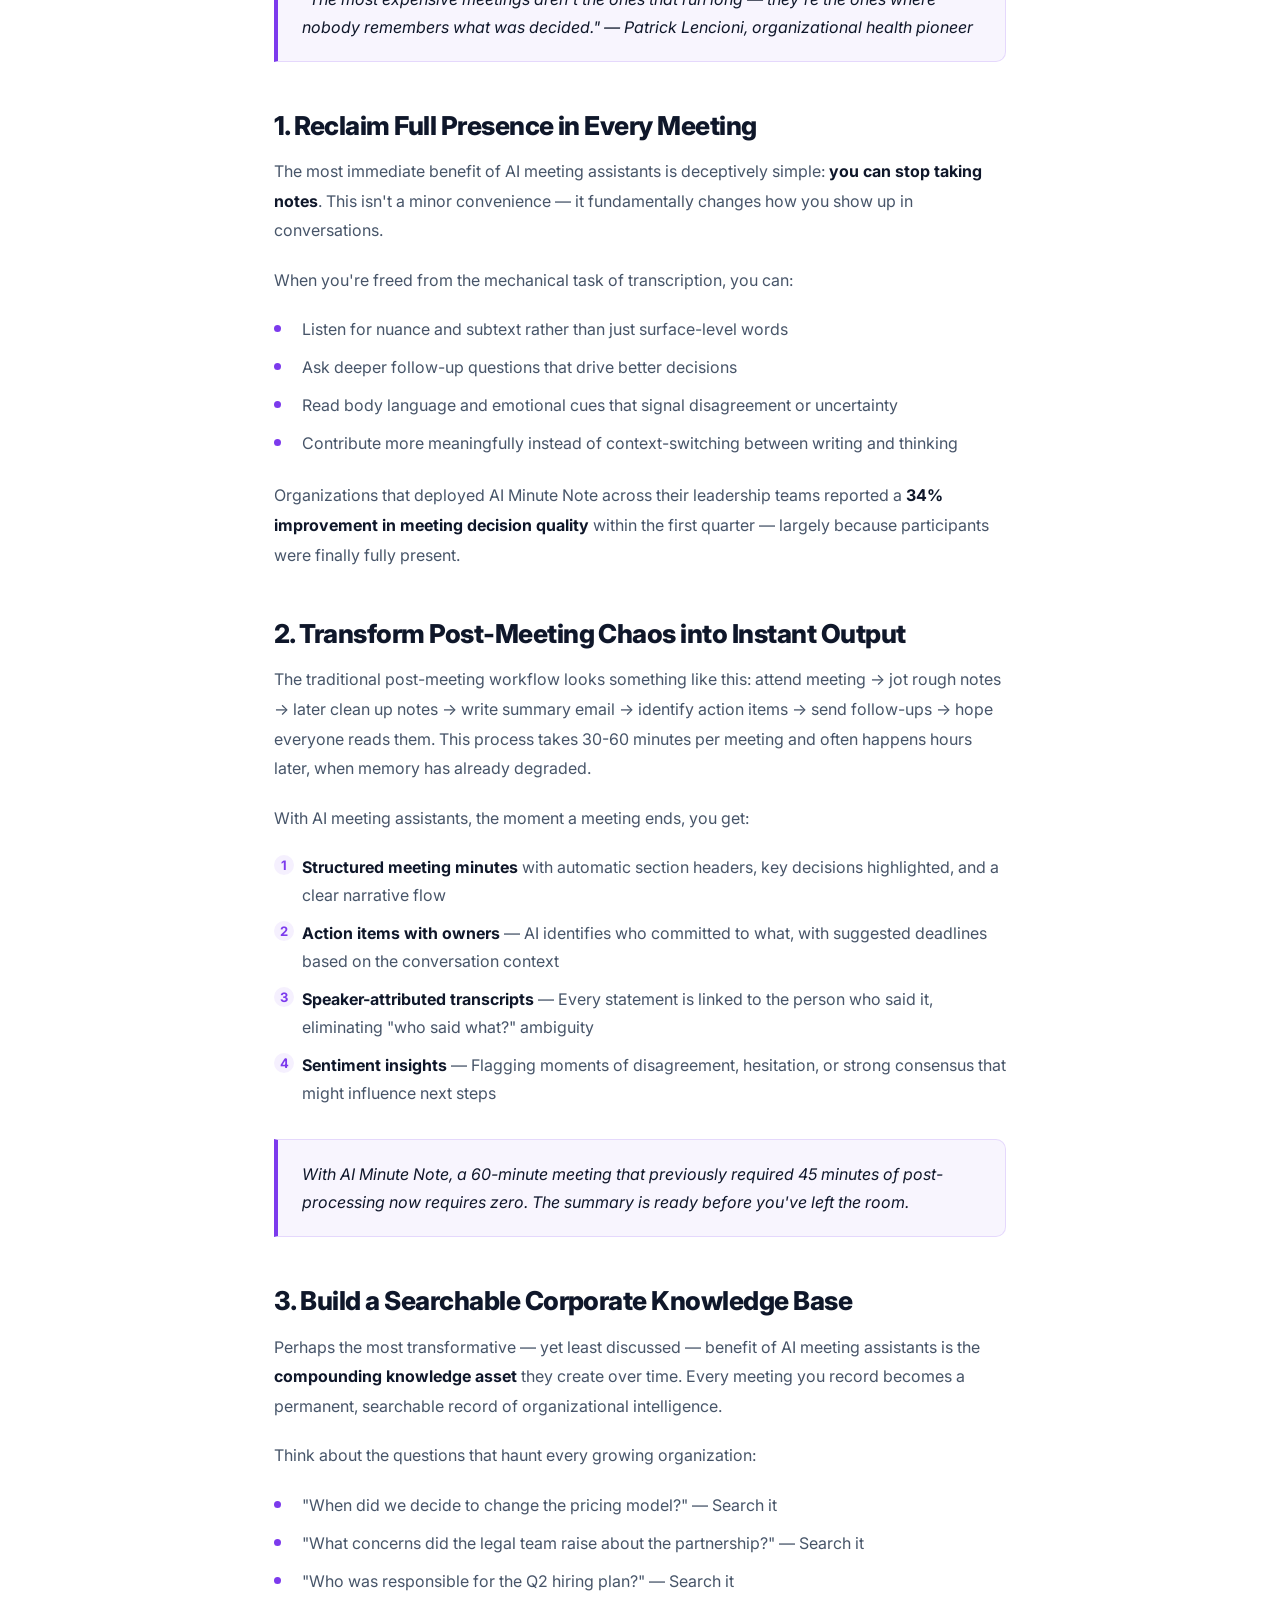
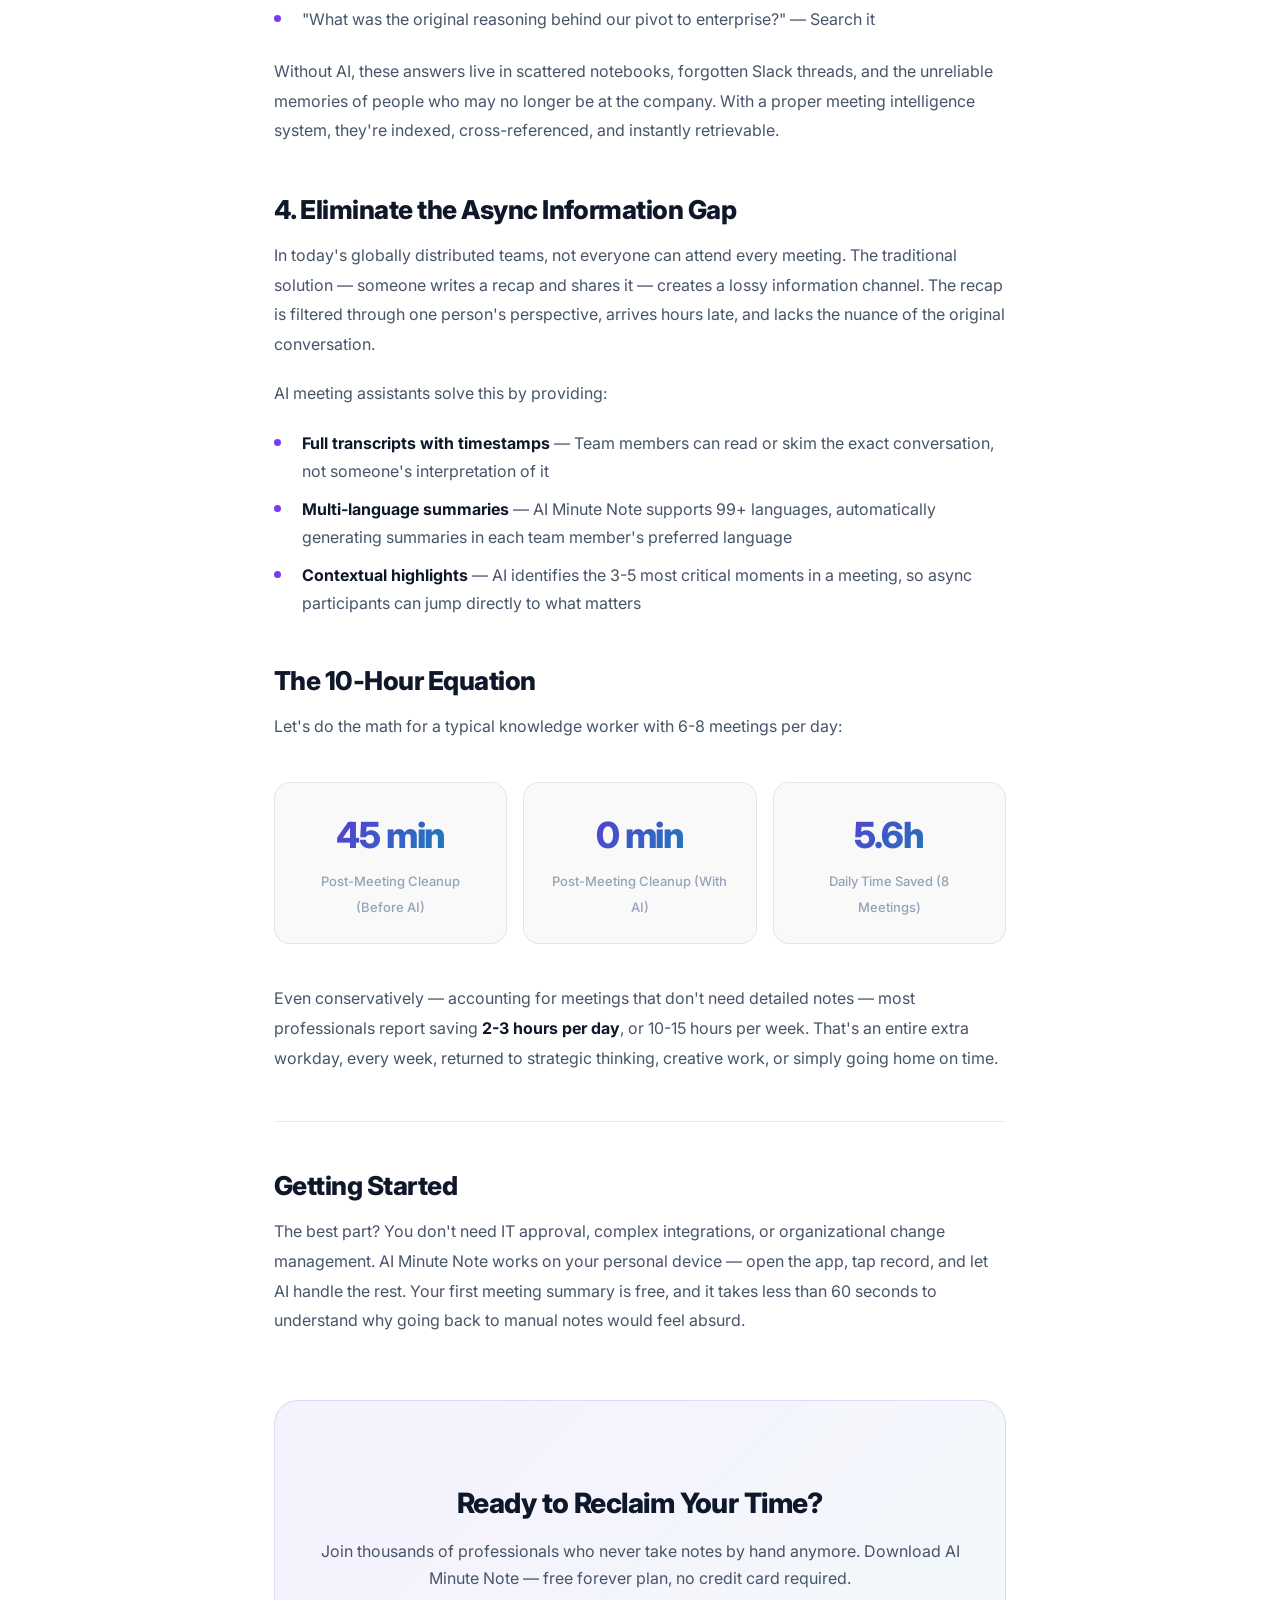
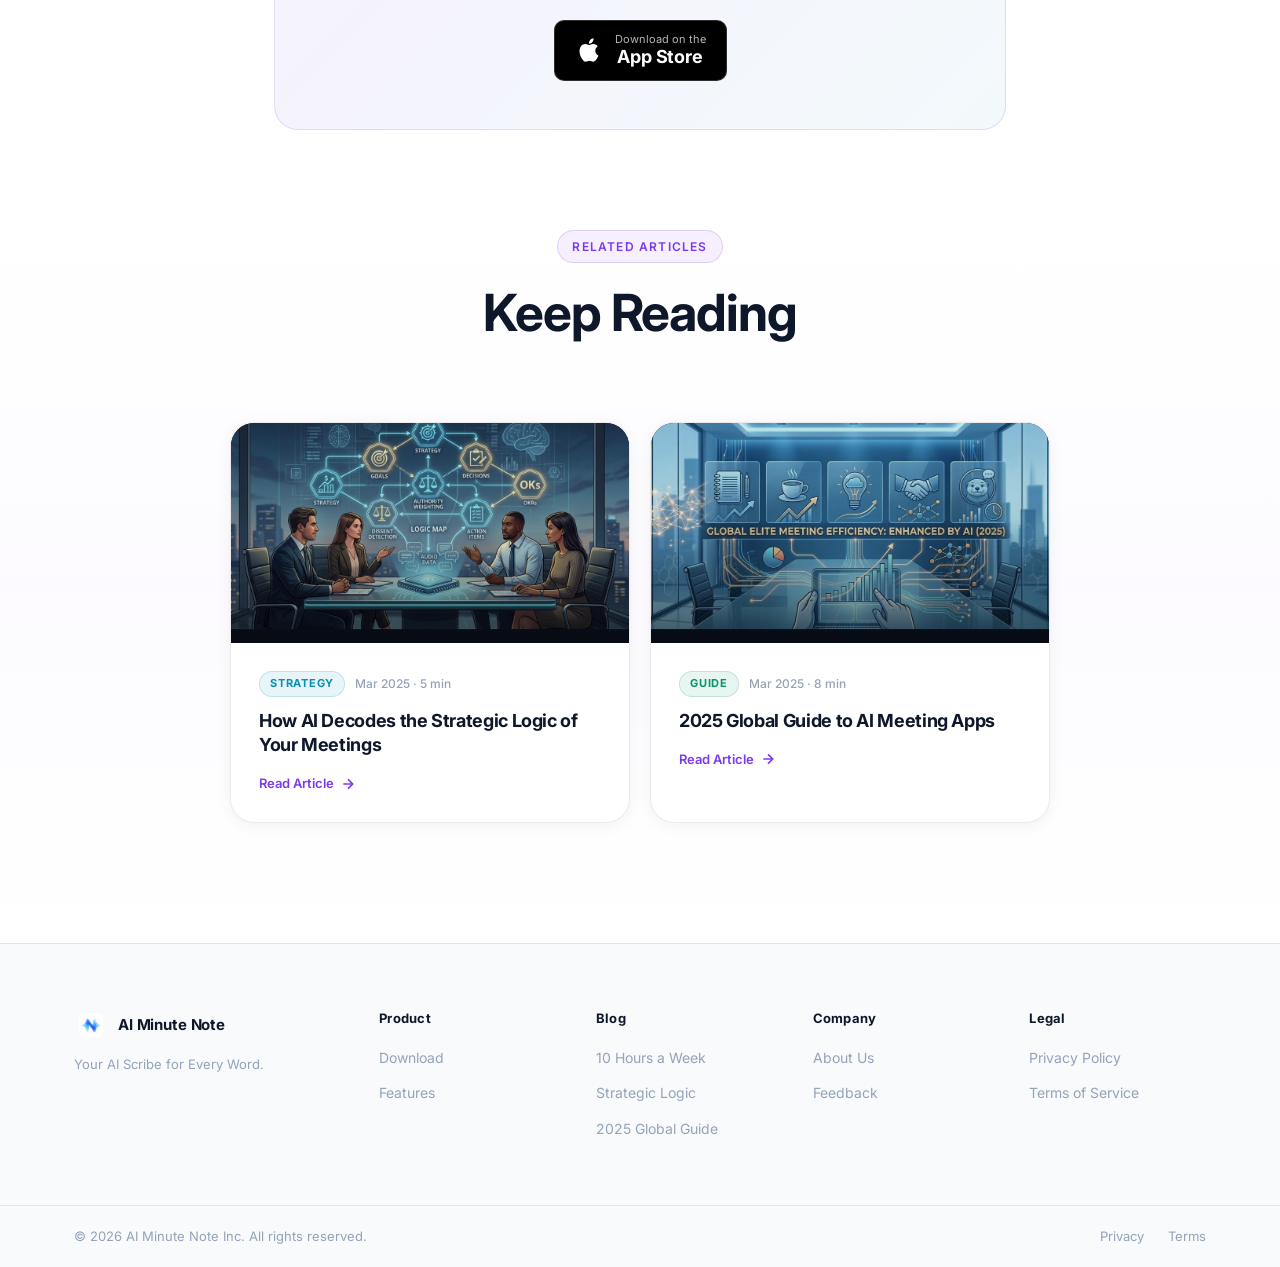
<file: blog/ai-meeting-10-hours.html>
<!DOCTYPE html>
<html lang="en">
<head>
  <meta charset="UTF-8" />
  <meta name="viewport" content="width=device-width, initial-scale=1.0" />
  <title>How AI Meeting Assistants Give You Back 10 Hours a Week — AI Minute Note</title>
  <meta name="description" content="Senior executives spend 23 hours per week in meetings. Discover how AI assistants eliminate manual note-taking, generate instant summaries, and build a searchable corporate knowledge base — reclaiming 10+ hours every week." />
  <meta name="keywords" content="AI meeting assistant, productivity, meeting notes, transcription, time management" />
  <meta property="og:title" content="How AI Meeting Assistants Give You Back 10 Hours a Week" />
  <meta property="og:description" content="Discover how AI meeting assistants eliminate manual note-taking and reclaim 10+ hours every week." />
  <meta property="og:image" content="../assets/blog-cover-10hours.png" />
  <meta property="og:type" content="article" />
  <link rel="preconnect" href="https://fonts.googleapis.com" />
  <link rel="preconnect" href="https://fonts.gstatic.com" crossorigin />
  <link href="https://fonts.googleapis.com/css2?family=Inter:wght@300;400;500;600;700;800;900&family=Syne:wght@700;800&display=swap" rel="stylesheet" />
  <link rel="stylesheet" href="../css/style.css" />
</head>
<body class="blog-page">

  <nav class="nav scrolled" id="nav">
    <div class="container nav-inner">
      <a href="../index.html" class="nav-logo">
        <div class="logo-icon">
          <img src="../assets/logo.png" alt="AI Minute Note Logo" width="26" height="26" style="display:block;border-radius:4px;" />
        </div>
        <span>AI Minute Note</span>
      </a>
      <ul class="nav-links">
        <li><a href="../index.html#features">Features</a></li>
        <li><a href="../index.html#blog">Blog</a></li>
        <li><a href="../index.html#about">About</a></li>
        <li><a href="../feedback.html">Feedback</a></li>
      </ul>
      <div class="nav-cta">
        <a href="https://apps.apple.com/us/app/ai-minute-note-smart-notebook/id6752681926" target="_blank" rel="noopener" class="btn btn-primary">
          <svg width="16" height="16" viewBox="0 0 24 24" fill="none" stroke="currentColor" stroke-width="2"><path d="M12 2a10 10 0 1 0 0 20A10 10 0 0 0 12 2z"/><path d="M8 12l2 2 4-4"/></svg>
          Download Free
        </a>
      </div>
      <button class="nav-hamburger" id="hamburger" aria-label="Menu">
        <span></span><span></span><span></span>
      </button>
    </div>
    <div class="nav-mobile" id="mobileMenu">
      <a href="../index.html#features">Features</a>
      <a href="../index.html#blog">Blog</a>
      <a href="../index.html#about">About</a>
      <a href="../feedback.html">Feedback</a>
      <a href="https://apps.apple.com/us/app/ai-minute-note-smart-notebook/id6752681926" target="_blank" rel="noopener" class="btn btn-primary" style="margin-top:8px">Download Free</a>
    </div>
  </nav>

  <main>
    <div class="blog-article-hero">
      <div class="blog-article-hero-bg">
        <img src="../assets/blog-cover-1.png" alt="AI Meeting Assistants productivity" class="blog-article-hero-img" />
      </div>
      <div class="blog-article-hero-overlay"></div>
      <div class="container">
        <a href="../index.html#blog" class="blog-article-back">
          <svg width="16" height="16" viewBox="0 0 24 24" fill="none" stroke="currentColor" stroke-width="2"><polyline points="15 18 9 12 15 6"/></svg>
          Back to Blog
        </a>
        <div class="blog-article-tag">Productivity</div>
        <h1 class="blog-article-headline">How AI Meeting Assistants Give You Back 10 Hours a Week</h1>
        <div class="blog-article-meta">
          <span>
            <svg width="14" height="14" viewBox="0 0 24 24" fill="none" stroke="currentColor" stroke-width="2"><rect x="3" y="4" width="18" height="18" rx="2"/><line x1="16" y1="2" x2="16" y2="6"/><line x1="8" y1="2" x2="8" y2="6"/><line x1="3" y1="10" x2="21" y2="10"/></svg>
            March 2025
          </span>
          <span>
            <svg width="14" height="14" viewBox="0 0 24 24" fill="none" stroke="currentColor" stroke-width="2"><circle cx="12" cy="12" r="10"/><polyline points="12 6 12 12 16 14"/></svg>
            6 min read
          </span>
          <span>
            <svg width="14" height="14" viewBox="0 0 24 24" fill="none" stroke="currentColor" stroke-width="2"><path d="M20 21v-2a4 4 0 0 0-4-4H8a4 4 0 0 0-4 4v2"/><circle cx="12" cy="7" r="4"/></svg>
            AI Minute Note Team
          </span>
        </div>
      </div>
    </div>

    <article class="blog-article-body">
      <p class="lead">Senior executives spend an average of 23 hours per week in meetings — a figure that has nearly tripled since the 1960s. But the real productivity drain isn't the meetings themselves; it's the invisible labor that follows: writing summaries, distributing notes, chasing missing context, and aligning stakeholders who couldn't attend. AI meeting assistants are eliminating this entire layer of overhead.</p>

      <div class="blog-stat-row">
        <div class="blog-stat-card">
          <span class="val">23h</span>
          <span class="lbl">Weekly Meeting Hours (Avg Executive)</span>
        </div>
        <div class="blog-stat-card">
          <span class="val">10h+</span>
          <span class="lbl">Hours Recovered with AI</span>
        </div>
        <div class="blog-stat-card">
          <span class="val">73%</span>
          <span class="lbl">Professionals Doing Other Work in Meetings</span>
        </div>
      </div>

      <h2>The Hidden Cost of Manual Note-Taking</h2>

      <p>Most organizations underestimate the true cost of meeting overhead. A Harvard Business Review study found that executives spend <strong>an additional 30-45 minutes per meeting</strong> on post-meeting tasks: writing up notes, formatting minutes, sending follow-up emails, and tracking action items. For someone with 8 meetings a day, that's an extra 4-6 hours of invisible work — every single day.</p>

      <p>Worse, manually captured notes suffer from fundamental problems:</p>

      <ul>
        <li><strong>Selective memory bias</strong> — Note-takers unconsciously filter information through their own perspective, missing context others would consider critical</li>
        <li><strong>Attention split</strong> — You can't fully participate in a discussion while simultaneously documenting it. Research shows note-takers retain 40% less information from conversations</li>
        <li><strong>Inconsistency</strong> — Different people in the same meeting produce wildly different summaries, creating organizational confusion</li>
        <li><strong>Latency</strong> — Notes shared hours or days after a meeting lose urgency and context. Decisions drift, action items get forgotten</li>
      </ul>

      <div class="blog-callout">
        "The most expensive meetings aren't the ones that run long — they're the ones where nobody remembers what was decided." — Patrick Lencioni, organizational health pioneer
      </div>

      <h2>1. Reclaim Full Presence in Every Meeting</h2>

      <p>The most immediate benefit of AI meeting assistants is deceptively simple: <strong>you can stop taking notes</strong>. This isn't a minor convenience — it fundamentally changes how you show up in conversations.</p>

      <p>When you're freed from the mechanical task of transcription, you can:</p>

      <ul>
        <li>Listen for nuance and subtext rather than just surface-level words</li>
        <li>Ask deeper follow-up questions that drive better decisions</li>
        <li>Read body language and emotional cues that signal disagreement or uncertainty</li>
        <li>Contribute more meaningfully instead of context-switching between writing and thinking</li>
      </ul>

      <p>Organizations that deployed AI Minute Note across their leadership teams reported a <strong>34% improvement in meeting decision quality</strong> within the first quarter — largely because participants were finally fully present.</p>

      <h2>2. Transform Post-Meeting Chaos into Instant Output</h2>

      <p>The traditional post-meeting workflow looks something like this: attend meeting → jot rough notes → later clean up notes → write summary email → identify action items → send follow-ups → hope everyone reads them. This process takes 30-60 minutes per meeting and often happens hours later, when memory has already degraded.</p>

      <p>With AI meeting assistants, the moment a meeting ends, you get:</p>

      <ol>
        <li><strong>Structured meeting minutes</strong> with automatic section headers, key decisions highlighted, and a clear narrative flow</li>
        <li><strong>Action items with owners</strong> — AI identifies who committed to what, with suggested deadlines based on the conversation context</li>
        <li><strong>Speaker-attributed transcripts</strong> — Every statement is linked to the person who said it, eliminating "who said what?" ambiguity</li>
        <li><strong>Sentiment insights</strong> — Flagging moments of disagreement, hesitation, or strong consensus that might influence next steps</li>
      </ol>

      <div class="blog-callout">
        With AI Minute Note, a 60-minute meeting that previously required 45 minutes of post-processing now requires zero. The summary is ready before you've left the room.
      </div>

      <h2>3. Build a Searchable Corporate Knowledge Base</h2>

      <p>Perhaps the most transformative — yet least discussed — benefit of AI meeting assistants is the <strong>compounding knowledge asset</strong> they create over time. Every meeting you record becomes a permanent, searchable record of organizational intelligence.</p>

      <p>Think about the questions that haunt every growing organization:</p>

      <ul>
        <li>"When did we decide to change the pricing model?" — Search it</li>
        <li>"What concerns did the legal team raise about the partnership?" — Search it</li>
        <li>"Who was responsible for the Q2 hiring plan?" — Search it</li>
        <li>"What was the original reasoning behind our pivot to enterprise?" — Search it</li>
      </ul>

      <p>Without AI, these answers live in scattered notebooks, forgotten Slack threads, and the unreliable memories of people who may no longer be at the company. With a proper meeting intelligence system, they're indexed, cross-referenced, and instantly retrievable.</p>

      <h2>4. Eliminate the Async Information Gap</h2>

      <p>In today's globally distributed teams, not everyone can attend every meeting. The traditional solution — someone writes a recap and shares it — creates a lossy information channel. The recap is filtered through one person's perspective, arrives hours late, and lacks the nuance of the original conversation.</p>

      <p>AI meeting assistants solve this by providing:</p>

      <ul>
        <li><strong>Full transcripts with timestamps</strong> — Team members can read or skim the exact conversation, not someone's interpretation of it</li>
        <li><strong>Multi-language summaries</strong> — AI Minute Note supports 99+ languages, automatically generating summaries in each team member's preferred language</li>
        <li><strong>Contextual highlights</strong> — AI identifies the 3-5 most critical moments in a meeting, so async participants can jump directly to what matters</li>
      </ul>

      <h2>The 10-Hour Equation</h2>

      <p>Let's do the math for a typical knowledge worker with 6-8 meetings per day:</p>

      <div class="blog-stat-row">
        <div class="blog-stat-card">
          <span class="val">45 min</span>
          <span class="lbl">Post-Meeting Cleanup (Before AI)</span>
        </div>
        <div class="blog-stat-card">
          <span class="val">0 min</span>
          <span class="lbl">Post-Meeting Cleanup (With AI)</span>
        </div>
        <div class="blog-stat-card">
          <span class="val">5.6h</span>
          <span class="lbl">Daily Time Saved (8 Meetings)</span>
        </div>
      </div>

      <p>Even conservatively — accounting for meetings that don't need detailed notes — most professionals report saving <strong>2-3 hours per day</strong>, or 10-15 hours per week. That's an entire extra workday, every week, returned to strategic thinking, creative work, or simply going home on time.</p>

      <hr class="blog-divider" />

      <h2>Getting Started</h2>

      <p>The best part? You don't need IT approval, complex integrations, or organizational change management. AI Minute Note works on your personal device — open the app, tap record, and let AI handle the rest. Your first meeting summary is free, and it takes less than 60 seconds to understand why going back to manual notes would feel absurd.</p>

      <div class="blog-cta-box">
        <h3>Ready to Reclaim Your Time?</h3>
        <p>Join thousands of professionals who never take notes by hand anymore. Download AI Minute Note — free forever plan, no credit card required.</p>
        <a href="https://apps.apple.com/us/app/ai-minute-note-smart-notebook/id6752681926" target="_blank" rel="noopener" class="app-store-btn">
          <svg class="apple-icon" viewBox="0 0 24 24" fill="currentColor" width="28" height="28">
            <path d="M18.71 19.5c-.83 1.24-1.71 2.45-3.05 2.47-1.34.03-1.77-.79-3.29-.79-1.53 0-2 .77-3.27.82-1.31.05-2.3-1.32-3.14-2.53C4.25 17 2.94 12.45 4.7 9.39c.87-1.52 2.43-2.48 4.12-2.51 1.28-.02 2.5.87 3.29.87.78 0 2.26-1.07 3.8-.91.65.03 2.47.26 3.64 1.98-.09.06-2.17 1.28-2.15 3.81.03 3.02 2.65 4.03 2.68 4.04-.03.07-.42 1.44-1.38 2.83M13 3.5c.73-.83 1.94-1.46 2.94-1.5.13 1.17-.34 2.35-1.04 3.19-.69.85-1.83 1.51-2.95 1.42-.15-1.15.41-2.35 1.05-3.11z"/>
          </svg>
          <div class="btn-text-block">
            <span class="download-label">Download on the</span>
            <span class="store-label">App Store</span>
          </div>
        </a>
      </div>
    </article>

    <!-- Related Articles -->
    <section class="blog-section" style="padding-top:0">
      <div class="container">
        <div class="section-header reveal">
          <span class="section-tag">Related Articles</span>
          <h2 class="section-title">Keep Reading</h2>
        </div>
        <div class="blog-grid" style="grid-template-columns: repeat(2, 1fr); max-width:820px; margin:0 auto;">
          <article class="blog-card reveal">
            <a href="ai-strategic-logic.html" class="blog-card-link">
              <div class="blog-cover blog-cover-img">
                <img src="../assets/blog-cover-2.png" alt="AI Strategic Logic" class="blog-cover-photo" />
                <div class="bc-img-overlay"></div>
                <div class="bc-label">Strategy</div>
              </div>
              <div class="blog-body">
                <div class="blog-meta">
                  <span class="blog-tag-pill blog-tag-cyan">Strategy</span>
                  <span class="blog-date">Mar 2025 · 5 min</span>
                </div>
                <h3 class="blog-title">How AI Decodes the Strategic Logic of Your Meetings</h3>
                <div class="blog-read-more">
                  Read Article
                  <svg width="16" height="16" viewBox="0 0 24 24" fill="none" stroke="currentColor" stroke-width="2.5"><line x1="5" y1="12" x2="19" y2="12"/><polyline points="12 5 19 12 12 19"/></svg>
                </div>
              </div>
            </a>
          </article>
          <article class="blog-card reveal reveal-delay">
            <a href="2025-global-guide.html" class="blog-card-link">
              <div class="blog-cover blog-cover-img">
                <img src="../assets/blog-cover-3.png" alt="2025 Global Guide" class="blog-cover-photo" />
                <div class="bc-img-overlay"></div>
                <div class="bc-label">Guide</div>
              </div>
              <div class="blog-body">
                <div class="blog-meta">
                  <span class="blog-tag-pill blog-tag-teal">Guide</span>
                  <span class="blog-date">Mar 2025 · 8 min</span>
                </div>
                <h3 class="blog-title">2025 Global Guide to AI Meeting Apps</h3>
                <div class="blog-read-more">
                  Read Article
                  <svg width="16" height="16" viewBox="0 0 24 24" fill="none" stroke="currentColor" stroke-width="2.5"><line x1="5" y1="12" x2="19" y2="12"/><polyline points="12 5 19 12 12 19"/></svg>
                </div>
              </div>
            </a>
          </article>
        </div>
      </div>
    </section>
  </main>

  <footer class="footer">
    <div class="container footer-inner">
      <div class="footer-brand">
        <a href="../index.html" class="nav-logo footer-logo">
          <div class="logo-icon">
            <img src="../assets/logo.png" alt="AI Minute Note Logo" width="24" height="24" style="display:block;border-radius:4px;" />
          </div>
          <span>AI Minute Note</span>
        </a>
        <p class="footer-tagline">Your AI Scribe for Every Word.</p>
      </div>
      <div class="footer-col">
        <h5>Product</h5>
        <ul>
          <li><a href="https://apps.apple.com/us/app/ai-minute-note-smart-notebook/id6752681926" target="_blank" rel="noopener">Download</a></li>
          <li><a href="../index.html#features">Features</a></li>
        </ul>
      </div>
      <div class="footer-col">
        <h5>Blog</h5>
        <ul>
          <li><a href="ai-meeting-10-hours.html">10 Hours a Week</a></li>
          <li><a href="ai-strategic-logic.html">Strategic Logic</a></li>
          <li><a href="2025-global-guide.html">2025 Global Guide</a></li>
        </ul>
      </div>
      <div class="footer-col">
        <h5>Company</h5>
        <ul>
          <li><a href="../index.html#about">About Us</a></li>
          <li><a href="../feedback.html">Feedback</a></li>
        </ul>
      </div>
      <div class="footer-col">
        <h5>Legal</h5>
        <ul>
          <li><a href="../policy/privacy-policy.html">Privacy Policy</a></li>
          <li><a href="../policy/terms-of-service.html">Terms of Service</a></li>
        </ul>
      </div>
    </div>
    <div class="footer-bottom">
      <div class="container footer-bottom-inner">
        <span>&copy; 2026 AI Minute Note Inc. All rights reserved.</span>
        <div class="footer-bottom-links">
          <a href="#">Privacy</a>
          <a href="#">Terms</a>
        </div>
      </div>
    </div>
  </footer>

  <script src="../js/main.js"></script>
</body>
</html>
</file>
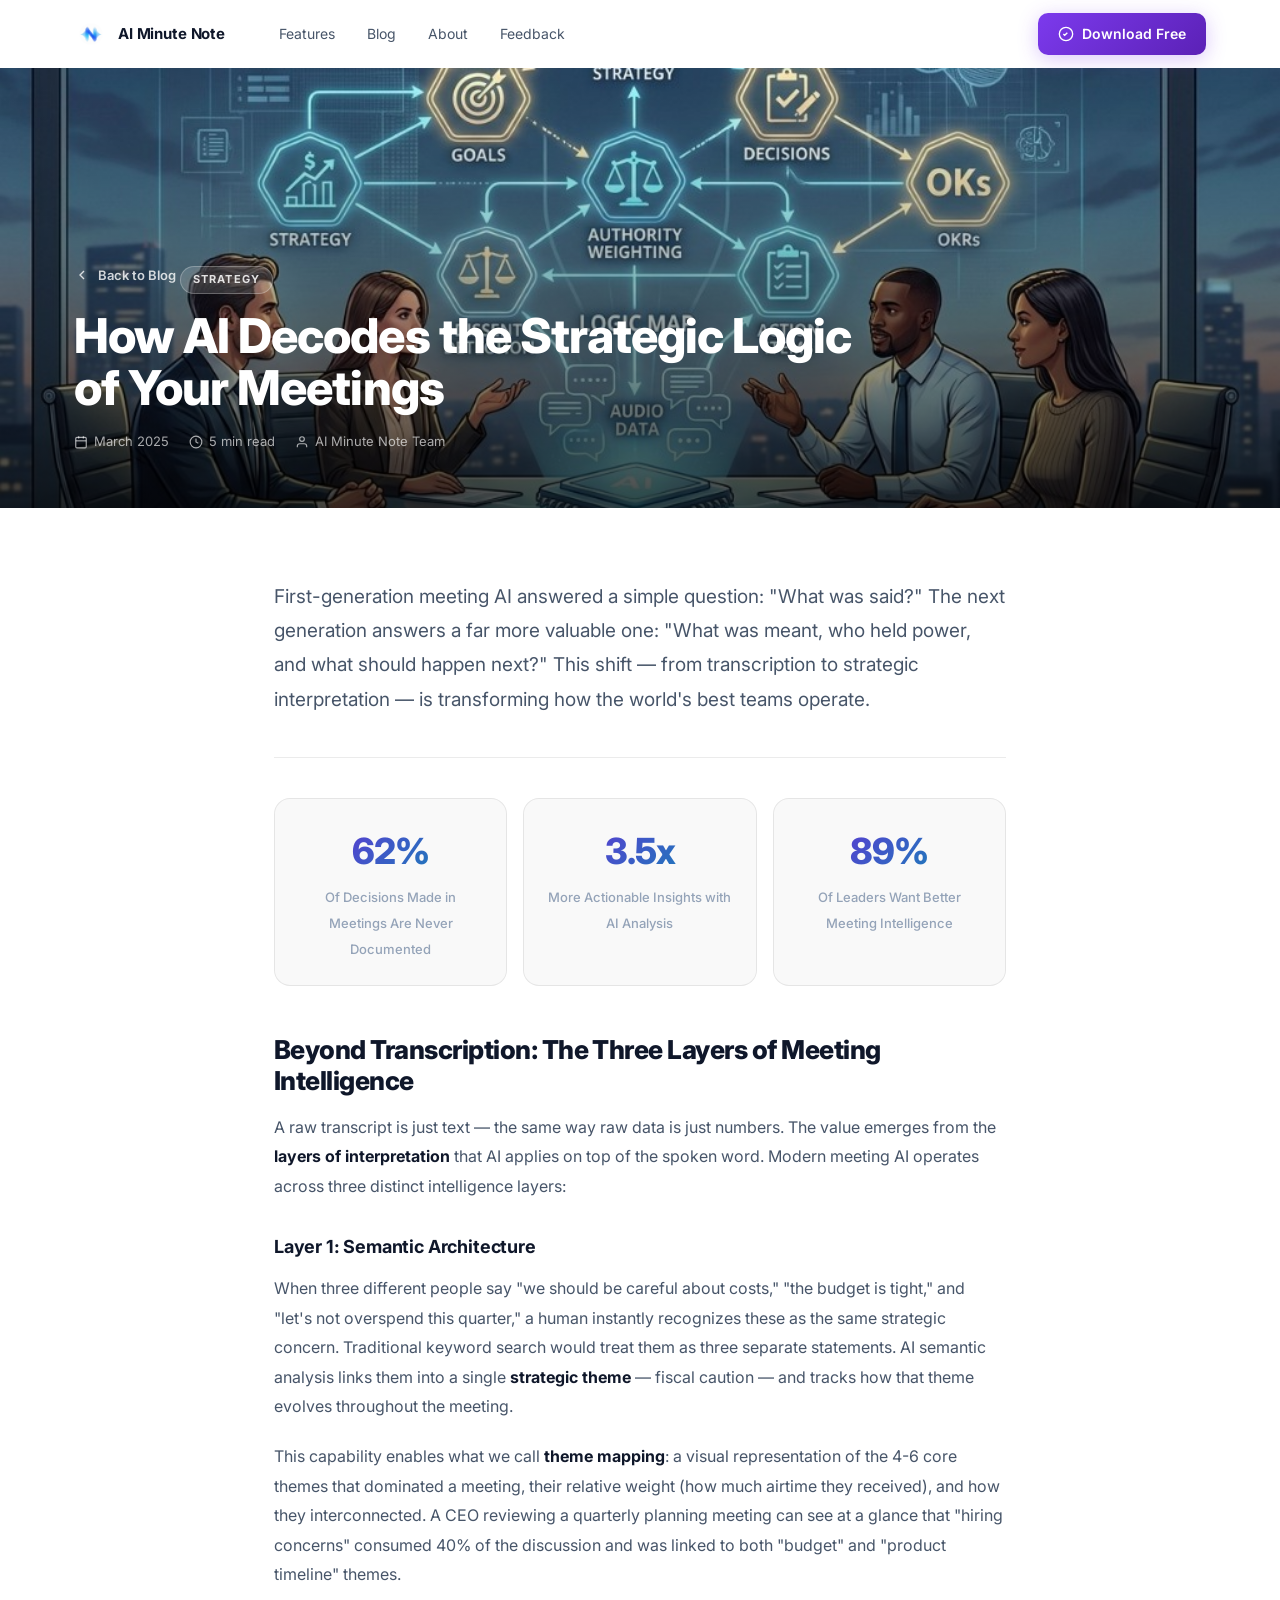
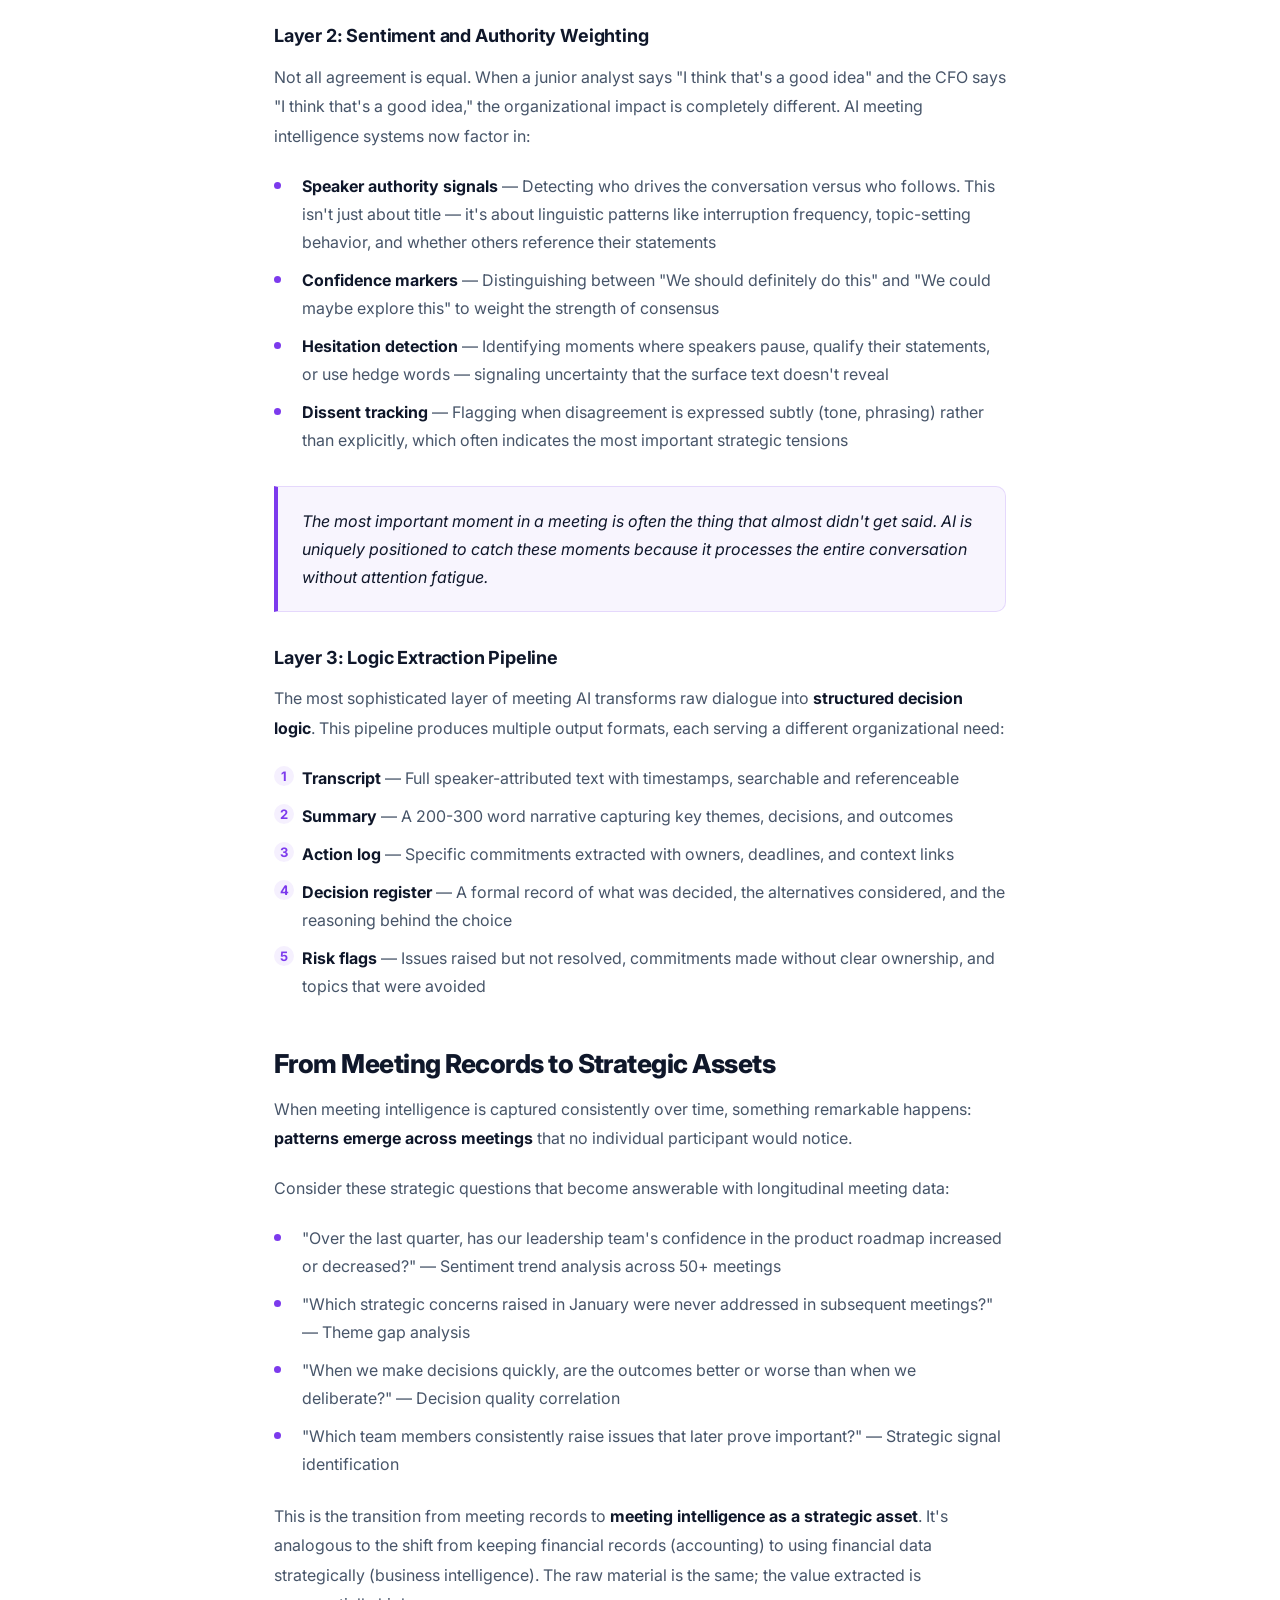
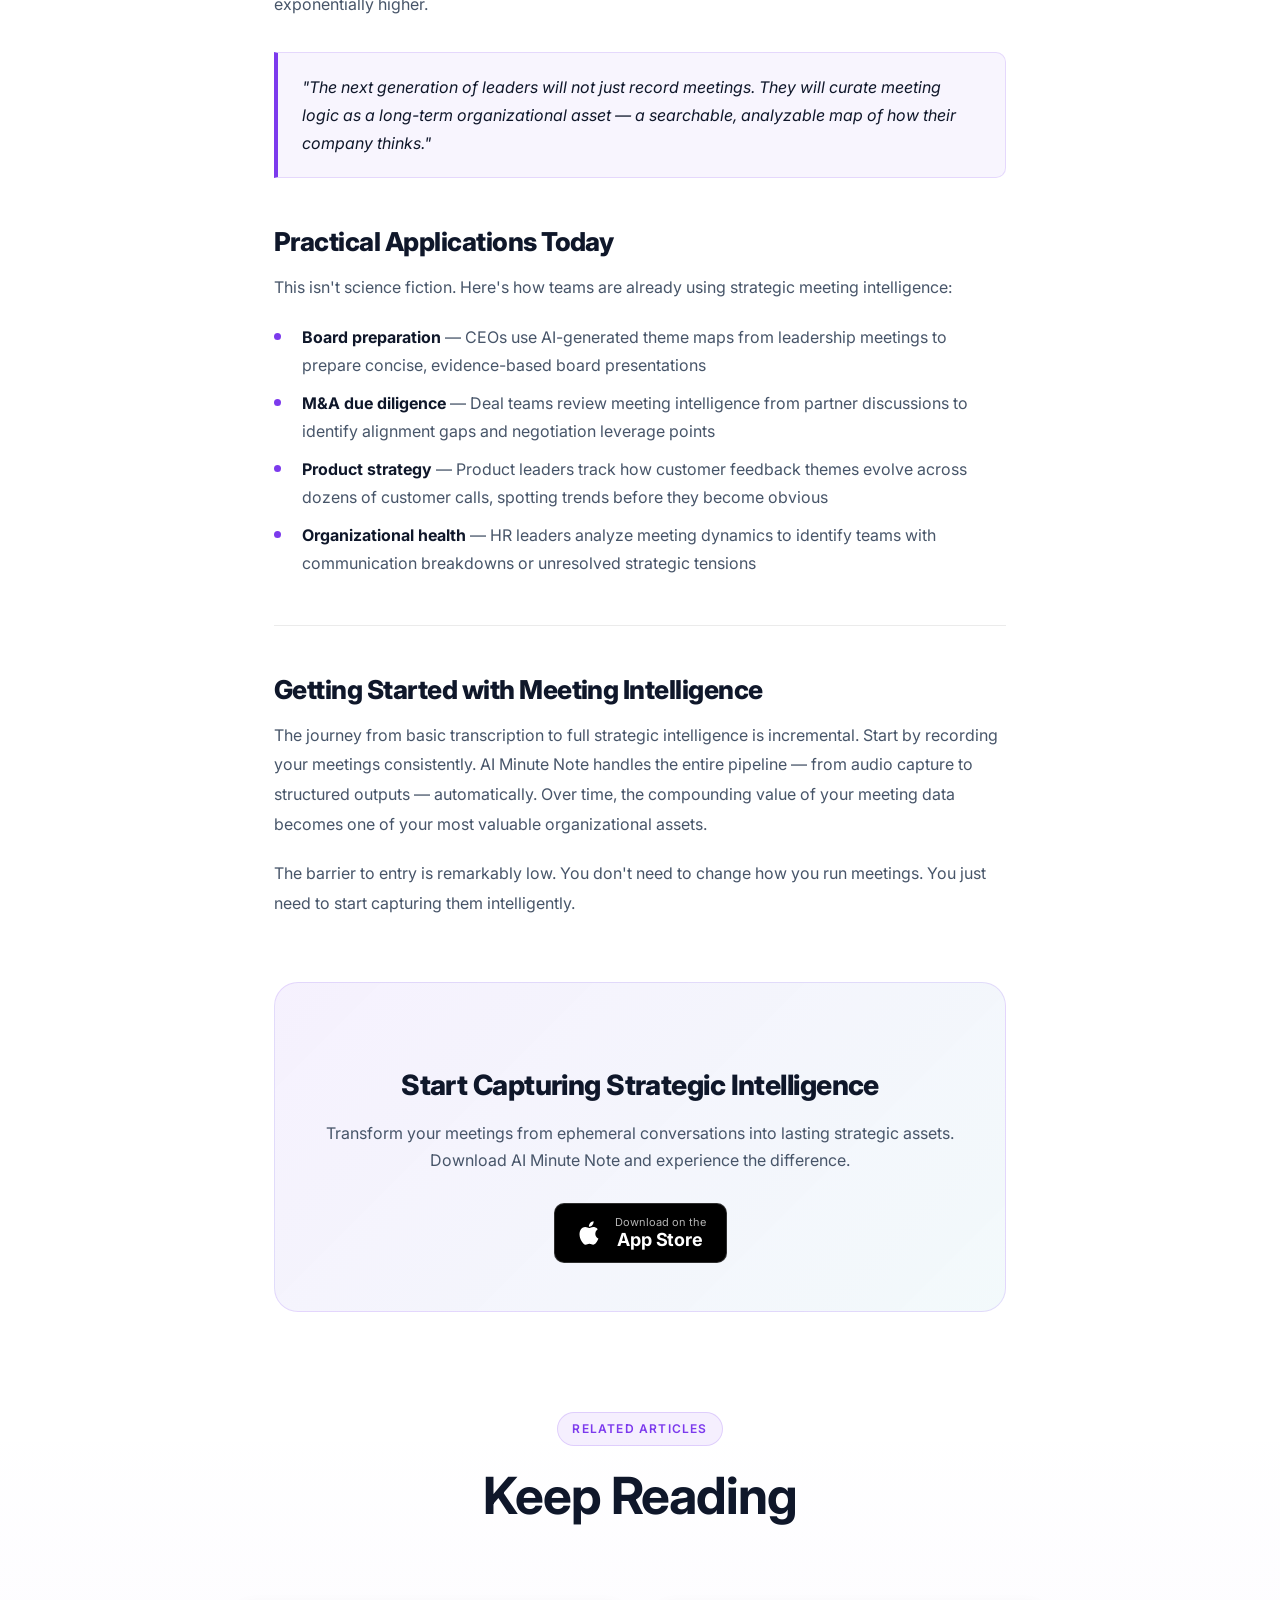
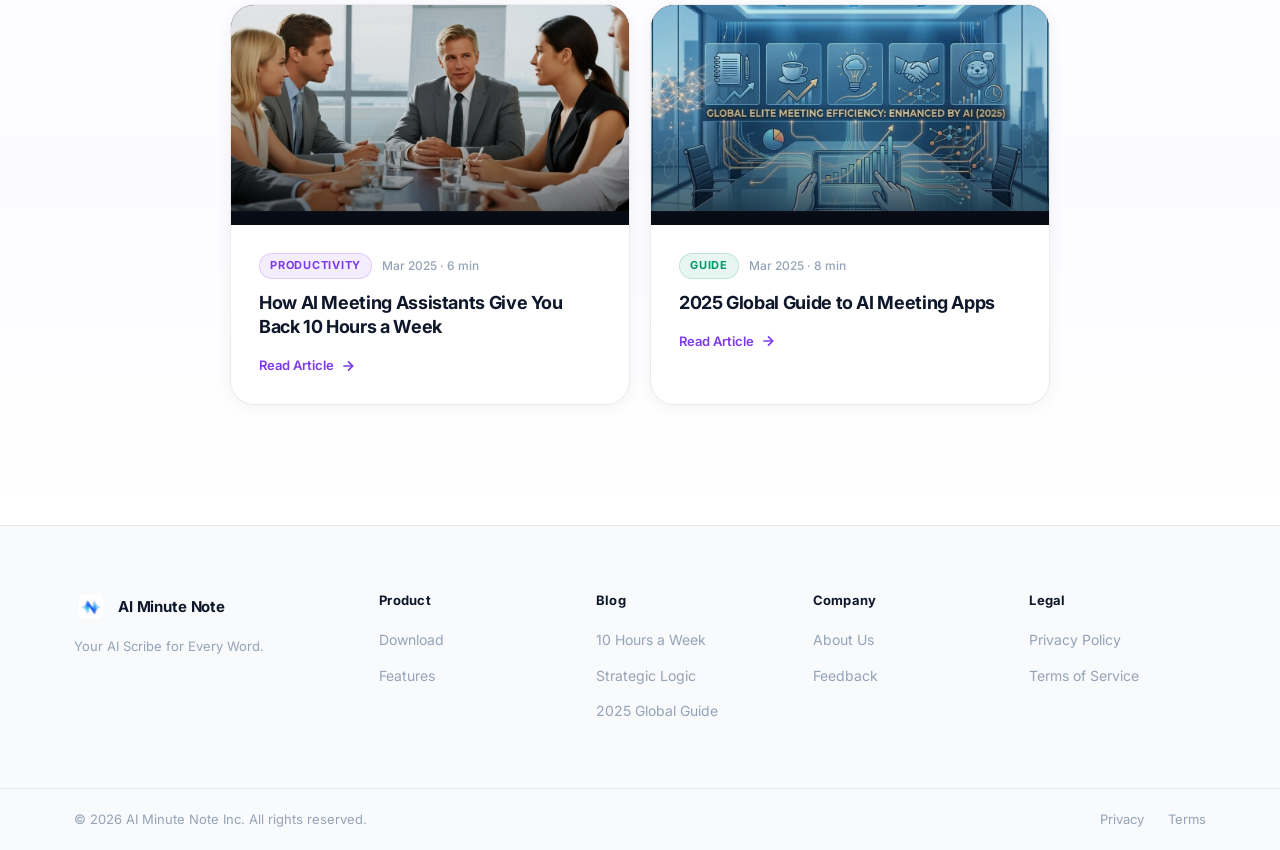
<file: blog/ai-strategic-logic.html>
<!DOCTYPE html>
<html lang="en">
<head>
  <meta charset="UTF-8" />
  <meta name="viewport" content="width=device-width, initial-scale=1.0" />
  <title>How AI Decodes the Strategic Logic of Your Meetings — AI Minute Note</title>
  <meta name="description" content="Modern AI is moving beyond transcription to understand why things are said. Discover how advanced AI identifies semantic architecture, sentiment, and power dynamics to extract actionable strategic intelligence from every meeting." />
  <meta name="keywords" content="AI strategy, meeting intelligence, semantic analysis, decision logic, meeting AI" />
  <meta property="og:title" content="How AI Decodes the Strategic Logic of Your Meetings" />
  <meta property="og:description" content="From transcript to strategy: how AI models meeting logic and extracts strategic intelligence." />
  <meta property="og:image" content="../assets/blog-cover-strategic-logic.png" />
  <meta property="og:type" content="article" />
  <link rel="preconnect" href="https://fonts.googleapis.com" />
  <link rel="preconnect" href="https://fonts.gstatic.com" crossorigin />
  <link href="https://fonts.googleapis.com/css2?family=Inter:wght@300;400;500;600;700;800;900&family=Syne:wght@700;800&display=swap" rel="stylesheet" />
  <link rel="stylesheet" href="../css/style.css" />
</head>
<body class="blog-page">

  <nav class="nav scrolled" id="nav">
    <div class="container nav-inner">
      <a href="../index.html" class="nav-logo">
        <div class="logo-icon">
          <img src="../assets/logo.png" alt="AI Minute Note Logo" width="26" height="26" style="display:block;border-radius:4px;" />
        </div>
        <span>AI Minute Note</span>
      </a>
      <ul class="nav-links">
        <li><a href="../index.html#features">Features</a></li>
        <li><a href="../index.html#blog">Blog</a></li>
        <li><a href="../index.html#about">About</a></li>
        <li><a href="../feedback.html">Feedback</a></li>
      </ul>
      <div class="nav-cta">
        <a href="https://apps.apple.com/us/app/ai-minute-note-smart-notebook/id6752681926" target="_blank" rel="noopener" class="btn btn-primary">
          <svg width="16" height="16" viewBox="0 0 24 24" fill="none" stroke="currentColor" stroke-width="2"><path d="M12 2a10 10 0 1 0 0 20A10 10 0 0 0 12 2z"/><path d="M8 12l2 2 4-4"/></svg>
          Download Free
        </a>
      </div>
      <button class="nav-hamburger" id="hamburger" aria-label="Menu">
        <span></span><span></span><span></span>
      </button>
    </div>
    <div class="nav-mobile" id="mobileMenu">
      <a href="../index.html#features">Features</a>
      <a href="../index.html#blog">Blog</a>
      <a href="../index.html#about">About</a>
      <a href="../feedback.html">Feedback</a>
      <a href="https://apps.apple.com/us/app/ai-minute-note-smart-notebook/id6752681926" target="_blank" rel="noopener" class="btn btn-primary" style="margin-top:8px">Download Free</a>
    </div>
  </nav>

  <main>
    <div class="blog-article-hero">
      <div class="blog-article-hero-bg">
        <img src="../assets/blog-cover-2.png" alt="AI Strategic Logic of Meetings" class="blog-article-hero-img" />
      </div>
      <div class="blog-article-hero-overlay"></div>
      <div class="container">
        <a href="../index.html#blog" class="blog-article-back">
          <svg width="16" height="16" viewBox="0 0 24 24" fill="none" stroke="currentColor" stroke-width="2"><polyline points="15 18 9 12 15 6"/></svg>
          Back to Blog
        </a>
        <div class="blog-article-tag">Strategy</div>
        <h1 class="blog-article-headline">How AI Decodes the Strategic Logic of Your Meetings</h1>
        <div class="blog-article-meta">
          <span>
            <svg width="14" height="14" viewBox="0 0 24 24" fill="none" stroke="currentColor" stroke-width="2"><rect x="3" y="4" width="18" height="18" rx="2"/><line x1="16" y1="2" x2="16" y2="6"/><line x1="8" y1="2" x2="8" y2="6"/><line x1="3" y1="10" x2="21" y2="10"/></svg>
            March 2025
          </span>
          <span>
            <svg width="14" height="14" viewBox="0 0 24 24" fill="none" stroke="currentColor" stroke-width="2"><circle cx="12" cy="12" r="10"/><polyline points="12 6 12 12 16 14"/></svg>
            5 min read
          </span>
          <span>
            <svg width="14" height="14" viewBox="0 0 24 24" fill="none" stroke="currentColor" stroke-width="2"><path d="M20 21v-2a4 4 0 0 0-4-4H8a4 4 0 0 0-4 4v2"/><circle cx="12" cy="7" r="4"/></svg>
            AI Minute Note Team
          </span>
        </div>
      </div>
    </div>

    <article class="blog-article-body">
      <p class="lead">First-generation meeting AI answered a simple question: "What was said?" The next generation answers a far more valuable one: "What was meant, who held power, and what should happen next?" This shift — from transcription to strategic interpretation — is transforming how the world's best teams operate.</p>

      <div class="blog-stat-row">
        <div class="blog-stat-card">
          <span class="val">62%</span>
          <span class="lbl">Of Decisions Made in Meetings Are Never Documented</span>
        </div>
        <div class="blog-stat-card">
          <span class="val">3.5x</span>
          <span class="lbl">More Actionable Insights with AI Analysis</span>
        </div>
        <div class="blog-stat-card">
          <span class="val">89%</span>
          <span class="lbl">Of Leaders Want Better Meeting Intelligence</span>
        </div>
      </div>

      <h2>Beyond Transcription: The Three Layers of Meeting Intelligence</h2>

      <p>A raw transcript is just text — the same way raw data is just numbers. The value emerges from the <strong>layers of interpretation</strong> that AI applies on top of the spoken word. Modern meeting AI operates across three distinct intelligence layers:</p>

      <h3>Layer 1: Semantic Architecture</h3>

      <p>When three different people say "we should be careful about costs," "the budget is tight," and "let's not overspend this quarter," a human instantly recognizes these as the same strategic concern. Traditional keyword search would treat them as three separate statements. AI semantic analysis links them into a single <strong>strategic theme</strong> — fiscal caution — and tracks how that theme evolves throughout the meeting.</p>

      <p>This capability enables what we call <strong>theme mapping</strong>: a visual representation of the 4-6 core themes that dominated a meeting, their relative weight (how much airtime they received), and how they interconnected. A CEO reviewing a quarterly planning meeting can see at a glance that "hiring concerns" consumed 40% of the discussion and was linked to both "budget" and "product timeline" themes.</p>

      <h3>Layer 2: Sentiment and Authority Weighting</h3>

      <p>Not all agreement is equal. When a junior analyst says "I think that's a good idea" and the CFO says "I think that's a good idea," the organizational impact is completely different. AI meeting intelligence systems now factor in:</p>

      <ul>
        <li><strong>Speaker authority signals</strong> — Detecting who drives the conversation versus who follows. This isn't just about title — it's about linguistic patterns like interruption frequency, topic-setting behavior, and whether others reference their statements</li>
        <li><strong>Confidence markers</strong> — Distinguishing between "We should definitely do this" and "We could maybe explore this" to weight the strength of consensus</li>
        <li><strong>Hesitation detection</strong> — Identifying moments where speakers pause, qualify their statements, or use hedge words — signaling uncertainty that the surface text doesn't reveal</li>
        <li><strong>Dissent tracking</strong> — Flagging when disagreement is expressed subtly (tone, phrasing) rather than explicitly, which often indicates the most important strategic tensions</li>
      </ul>

      <div class="blog-callout">
        The most important moment in a meeting is often the thing that almost didn't get said. AI is uniquely positioned to catch these moments because it processes the entire conversation without attention fatigue.
      </div>

      <h3>Layer 3: Logic Extraction Pipeline</h3>

      <p>The most sophisticated layer of meeting AI transforms raw dialogue into <strong>structured decision logic</strong>. This pipeline produces multiple output formats, each serving a different organizational need:</p>

      <ol>
        <li><strong>Transcript</strong> — Full speaker-attributed text with timestamps, searchable and referenceable</li>
        <li><strong>Summary</strong> — A 200-300 word narrative capturing key themes, decisions, and outcomes</li>
        <li><strong>Action log</strong> — Specific commitments extracted with owners, deadlines, and context links</li>
        <li><strong>Decision register</strong> — A formal record of what was decided, the alternatives considered, and the reasoning behind the choice</li>
        <li><strong>Risk flags</strong> — Issues raised but not resolved, commitments made without clear ownership, and topics that were avoided</li>
      </ol>

      <h2>From Meeting Records to Strategic Assets</h2>

      <p>When meeting intelligence is captured consistently over time, something remarkable happens: <strong>patterns emerge across meetings</strong> that no individual participant would notice.</p>

      <p>Consider these strategic questions that become answerable with longitudinal meeting data:</p>

      <ul>
        <li>"Over the last quarter, has our leadership team's confidence in the product roadmap increased or decreased?" — Sentiment trend analysis across 50+ meetings</li>
        <li>"Which strategic concerns raised in January were never addressed in subsequent meetings?" — Theme gap analysis</li>
        <li>"When we make decisions quickly, are the outcomes better or worse than when we deliberate?" — Decision quality correlation</li>
        <li>"Which team members consistently raise issues that later prove important?" — Strategic signal identification</li>
      </ul>

      <p>This is the transition from meeting records to <strong>meeting intelligence as a strategic asset</strong>. It's analogous to the shift from keeping financial records (accounting) to using financial data strategically (business intelligence). The raw material is the same; the value extracted is exponentially higher.</p>

      <div class="blog-callout">
        "The next generation of leaders will not just record meetings. They will curate meeting logic as a long-term organizational asset — a searchable, analyzable map of how their company thinks."
      </div>

      <h2>Practical Applications Today</h2>

      <p>This isn't science fiction. Here's how teams are already using strategic meeting intelligence:</p>

      <ul>
        <li><strong>Board preparation</strong> — CEOs use AI-generated theme maps from leadership meetings to prepare concise, evidence-based board presentations</li>
        <li><strong>M&A due diligence</strong> — Deal teams review meeting intelligence from partner discussions to identify alignment gaps and negotiation leverage points</li>
        <li><strong>Product strategy</strong> — Product leaders track how customer feedback themes evolve across dozens of customer calls, spotting trends before they become obvious</li>
        <li><strong>Organizational health</strong> — HR leaders analyze meeting dynamics to identify teams with communication breakdowns or unresolved strategic tensions</li>
      </ul>

      <hr class="blog-divider" />

      <h2>Getting Started with Meeting Intelligence</h2>

      <p>The journey from basic transcription to full strategic intelligence is incremental. Start by recording your meetings consistently. AI Minute Note handles the entire pipeline — from audio capture to structured outputs — automatically. Over time, the compounding value of your meeting data becomes one of your most valuable organizational assets.</p>

      <p>The barrier to entry is remarkably low. You don't need to change how you run meetings. You just need to start capturing them intelligently.</p>

      <div class="blog-cta-box">
        <h3>Start Capturing Strategic Intelligence</h3>
        <p>Transform your meetings from ephemeral conversations into lasting strategic assets. Download AI Minute Note and experience the difference.</p>
        <a href="https://apps.apple.com/us/app/ai-minute-note-smart-notebook/id6752681926" target="_blank" rel="noopener" class="app-store-btn">
          <svg class="apple-icon" viewBox="0 0 24 24" fill="currentColor" width="28" height="28">
            <path d="M18.71 19.5c-.83 1.24-1.71 2.45-3.05 2.47-1.34.03-1.77-.79-3.29-.79-1.53 0-2 .77-3.27.82-1.31.05-2.3-1.32-3.14-2.53C4.25 17 2.94 12.45 4.7 9.39c.87-1.52 2.43-2.48 4.12-2.51 1.28-.02 2.5.87 3.29.87.78 0 2.26-1.07 3.8-.91.65.03 2.47.26 3.64 1.98-.09.06-2.17 1.28-2.15 3.81.03 3.02 2.65 4.03 2.68 4.04-.03.07-.42 1.44-1.38 2.83M13 3.5c.73-.83 1.94-1.46 2.94-1.5.13 1.17-.34 2.35-1.04 3.19-.69.85-1.83 1.51-2.95 1.42-.15-1.15.41-2.35 1.05-3.11z"/>
          </svg>
          <div class="btn-text-block">
            <span class="download-label">Download on the</span>
            <span class="store-label">App Store</span>
          </div>
        </a>
      </div>
    </article>

    <!-- Related Articles -->
    <section class="blog-section" style="padding-top:0">
      <div class="container">
        <div class="section-header reveal">
          <span class="section-tag">Related Articles</span>
          <h2 class="section-title">Keep Reading</h2>
        </div>
        <div class="blog-grid" style="grid-template-columns: repeat(2, 1fr); max-width:820px; margin:0 auto;">
          <article class="blog-card reveal">
            <a href="ai-meeting-10-hours.html" class="blog-card-link">
              <div class="blog-cover blog-cover-img">
                <img src="../assets/blog-cover-1.png" alt="AI Meeting 10 Hours" class="blog-cover-photo" />
                <div class="bc-img-overlay"></div>
                <div class="bc-label">Productivity</div>
              </div>
              <div class="blog-body">
                <div class="blog-meta">
                  <span class="blog-tag-pill blog-tag-purple">Productivity</span>
                  <span class="blog-date">Mar 2025 · 6 min</span>
                </div>
                <h3 class="blog-title">How AI Meeting Assistants Give You Back 10 Hours a Week</h3>
                <div class="blog-read-more">
                  Read Article
                  <svg width="16" height="16" viewBox="0 0 24 24" fill="none" stroke="currentColor" stroke-width="2.5"><line x1="5" y1="12" x2="19" y2="12"/><polyline points="12 5 19 12 12 19"/></svg>
                </div>
              </div>
            </a>
          </article>
          <article class="blog-card reveal reveal-delay">
            <a href="2025-global-guide.html" class="blog-card-link">
              <div class="blog-cover blog-cover-img">
                <img src="../assets/blog-cover-3.png" alt="2025 Global Guide" class="blog-cover-photo" />
                <div class="bc-img-overlay"></div>
                <div class="bc-label">Guide</div>
              </div>
              <div class="blog-body">
                <div class="blog-meta">
                  <span class="blog-tag-pill blog-tag-teal">Guide</span>
                  <span class="blog-date">Mar 2025 · 8 min</span>
                </div>
                <h3 class="blog-title">2025 Global Guide to AI Meeting Apps</h3>
                <div class="blog-read-more">
                  Read Article
                  <svg width="16" height="16" viewBox="0 0 24 24" fill="none" stroke="currentColor" stroke-width="2.5"><line x1="5" y1="12" x2="19" y2="12"/><polyline points="12 5 19 12 12 19"/></svg>
                </div>
              </div>
            </a>
          </article>
        </div>
      </div>
    </section>
  </main>

  <footer class="footer">
    <div class="container footer-inner">
      <div class="footer-brand">
        <a href="../index.html" class="nav-logo footer-logo">
          <div class="logo-icon">
            <img src="../assets/logo.png" alt="AI Minute Note Logo" width="24" height="24" style="display:block;border-radius:4px;" />
          </div>
          <span>AI Minute Note</span>
        </a>
        <p class="footer-tagline">Your AI Scribe for Every Word.</p>
      </div>
      <div class="footer-col">
        <h5>Product</h5>
        <ul>
          <li><a href="https://apps.apple.com/us/app/ai-minute-note-smart-notebook/id6752681926" target="_blank" rel="noopener">Download</a></li>
          <li><a href="../index.html#features">Features</a></li>
        </ul>
      </div>
      <div class="footer-col">
        <h5>Blog</h5>
        <ul>
          <li><a href="ai-meeting-10-hours.html">10 Hours a Week</a></li>
          <li><a href="ai-strategic-logic.html">Strategic Logic</a></li>
          <li><a href="2025-global-guide.html">2025 Global Guide</a></li>
        </ul>
      </div>
      <div class="footer-col">
        <h5>Company</h5>
        <ul>
          <li><a href="../index.html#about">About Us</a></li>
          <li><a href="../feedback.html">Feedback</a></li>
        </ul>
      </div>
      <div class="footer-col">
        <h5>Legal</h5>
        <ul>
          <li><a href="../policy/privacy-policy.html">Privacy Policy</a></li>
          <li><a href="../policy/terms-of-service.html">Terms of Service</a></li>
        </ul>
      </div>
    </div>
    <div class="footer-bottom">
      <div class="container footer-bottom-inner">
        <span>&copy; 2026 AI Minute Note Inc. All rights reserved.</span>
        <div class="footer-bottom-links">
          <a href="#">Privacy</a>
          <a href="#">Terms</a>
        </div>
      </div>
    </div>
  </footer>

  <script src="../js/main.js"></script>
</body>
</html>
</file>
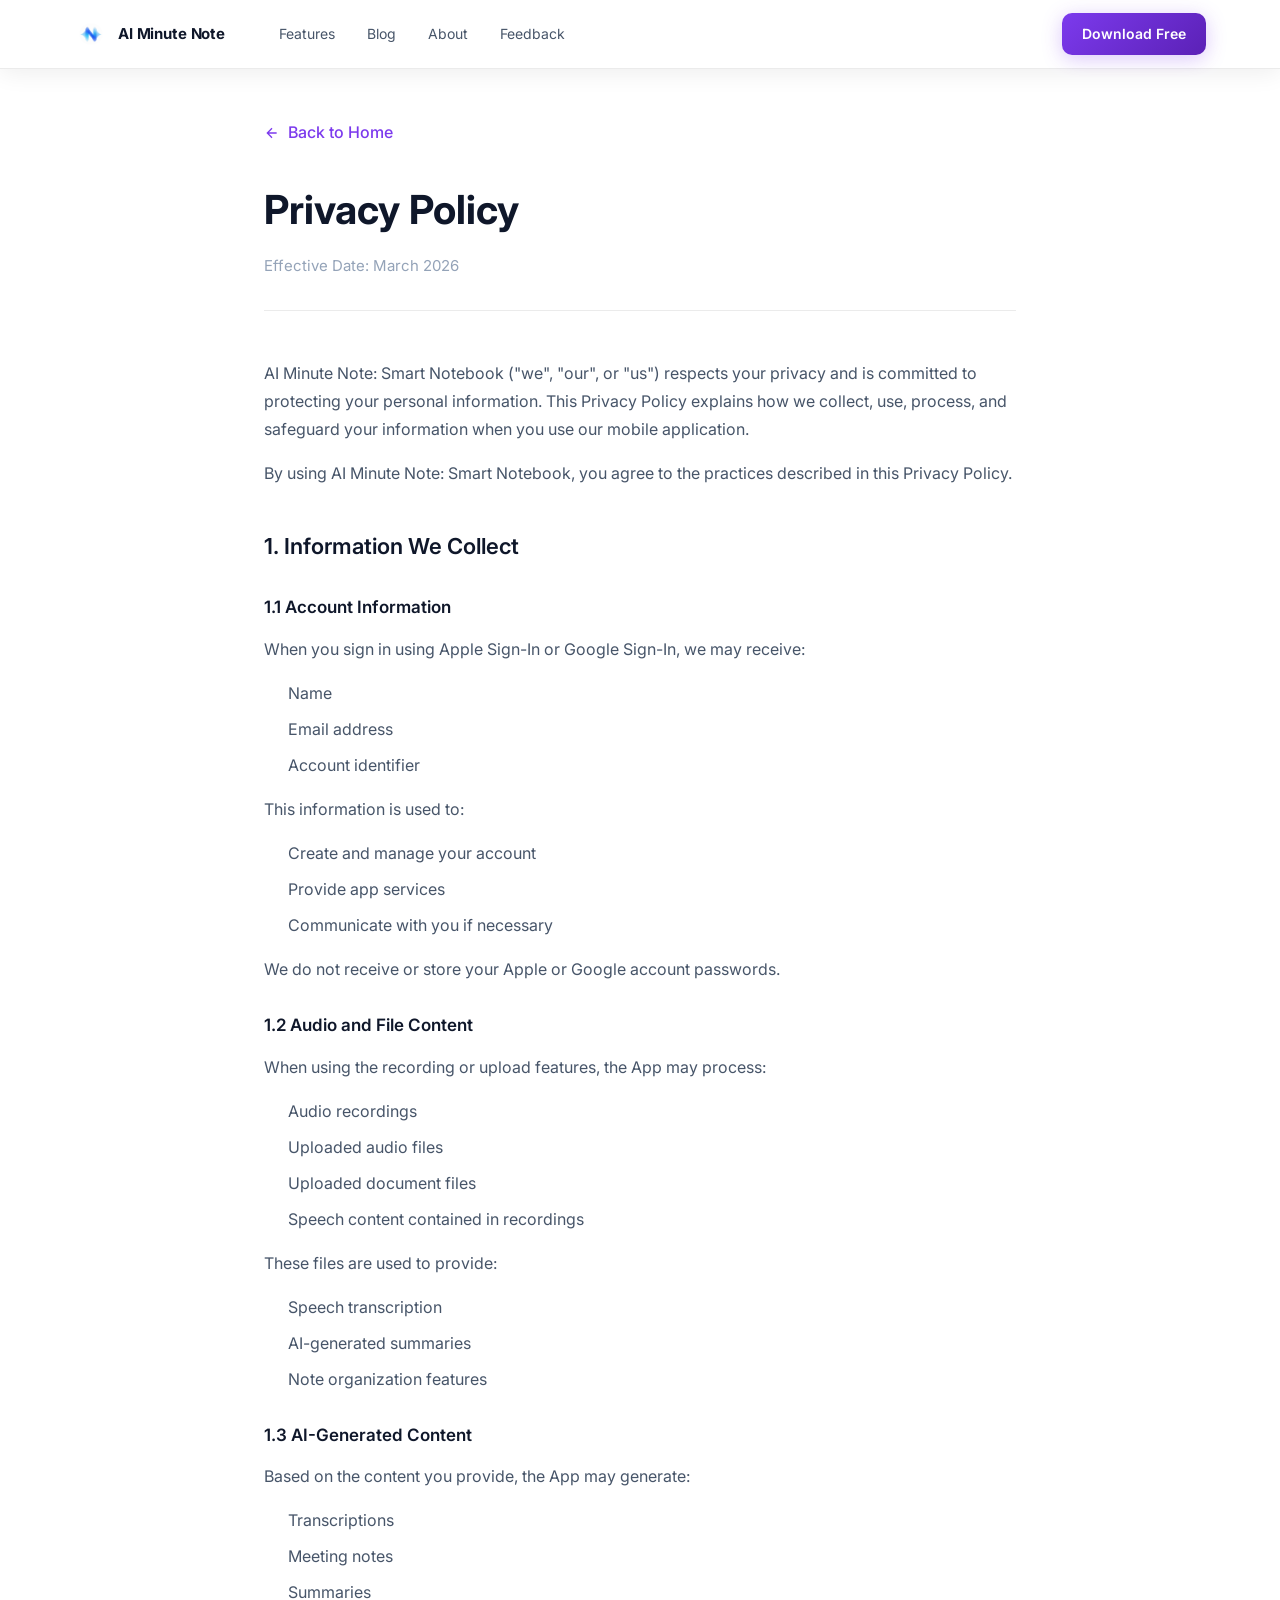
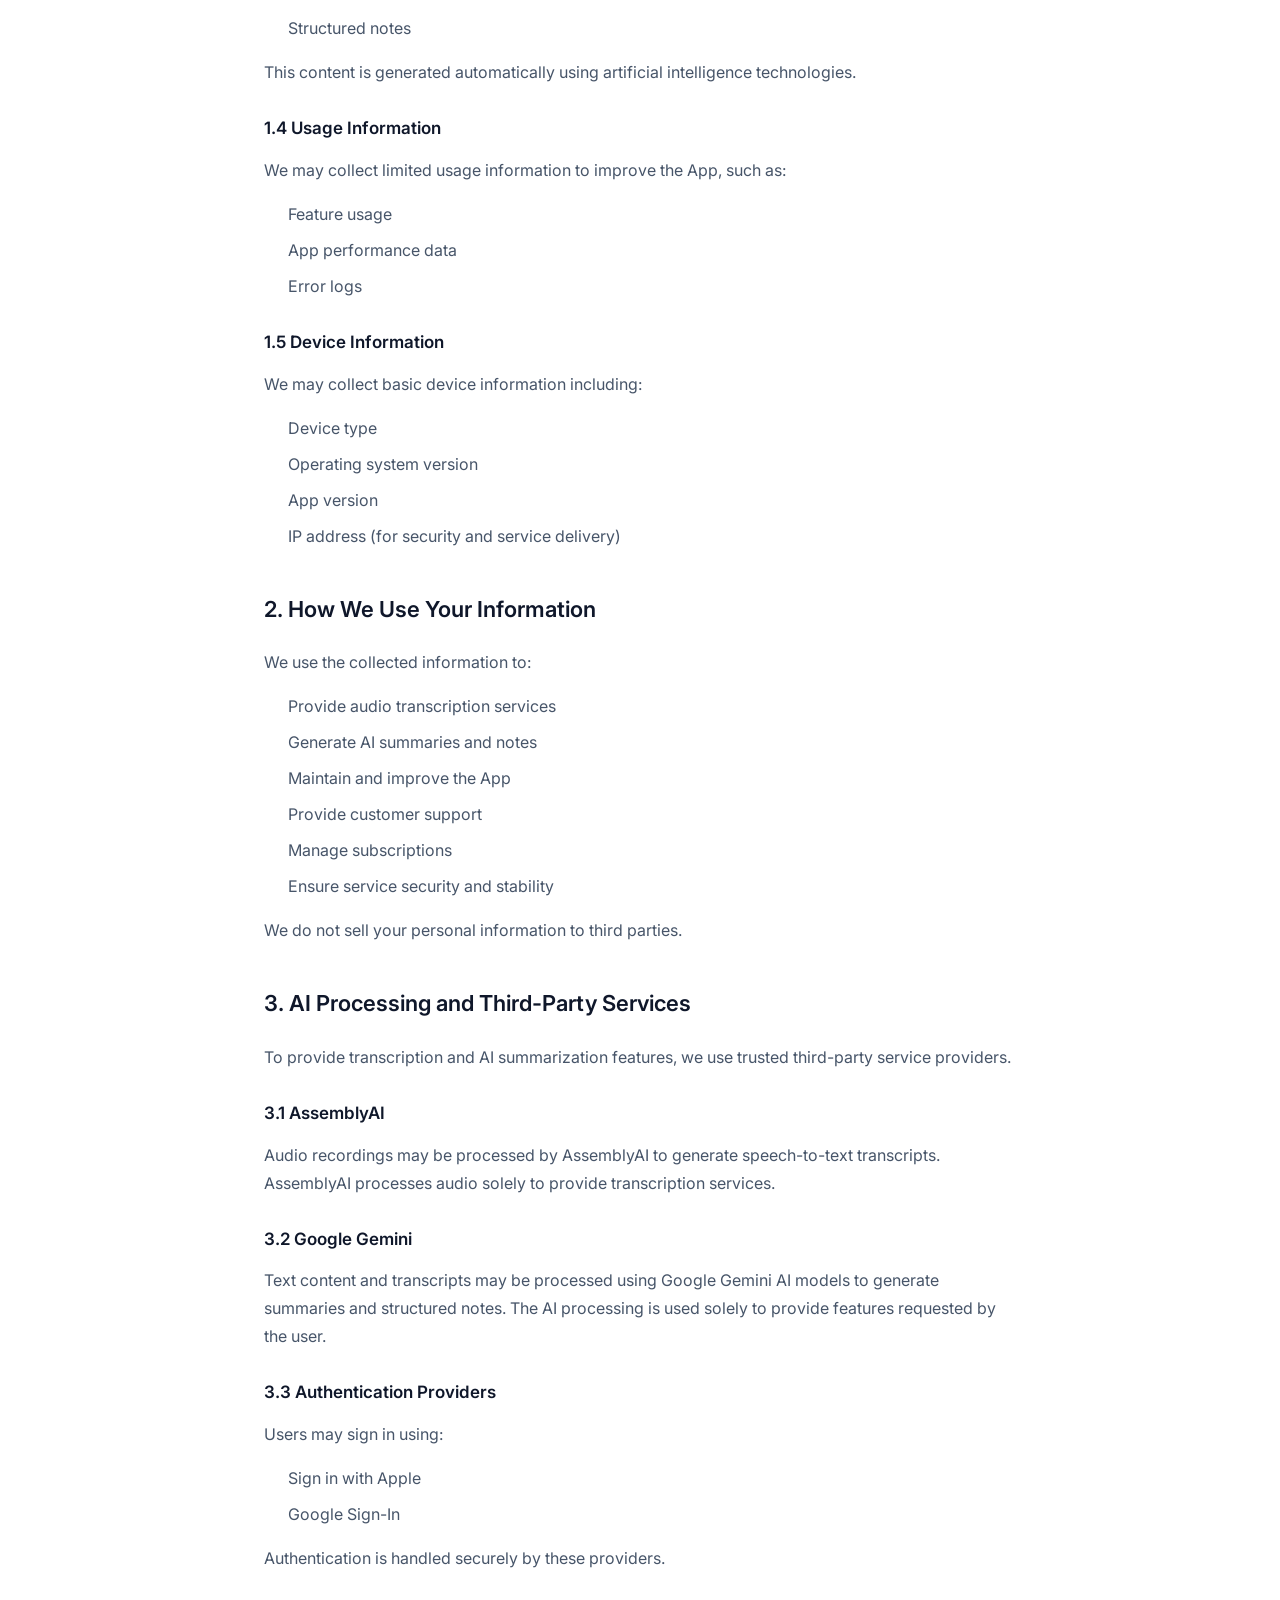
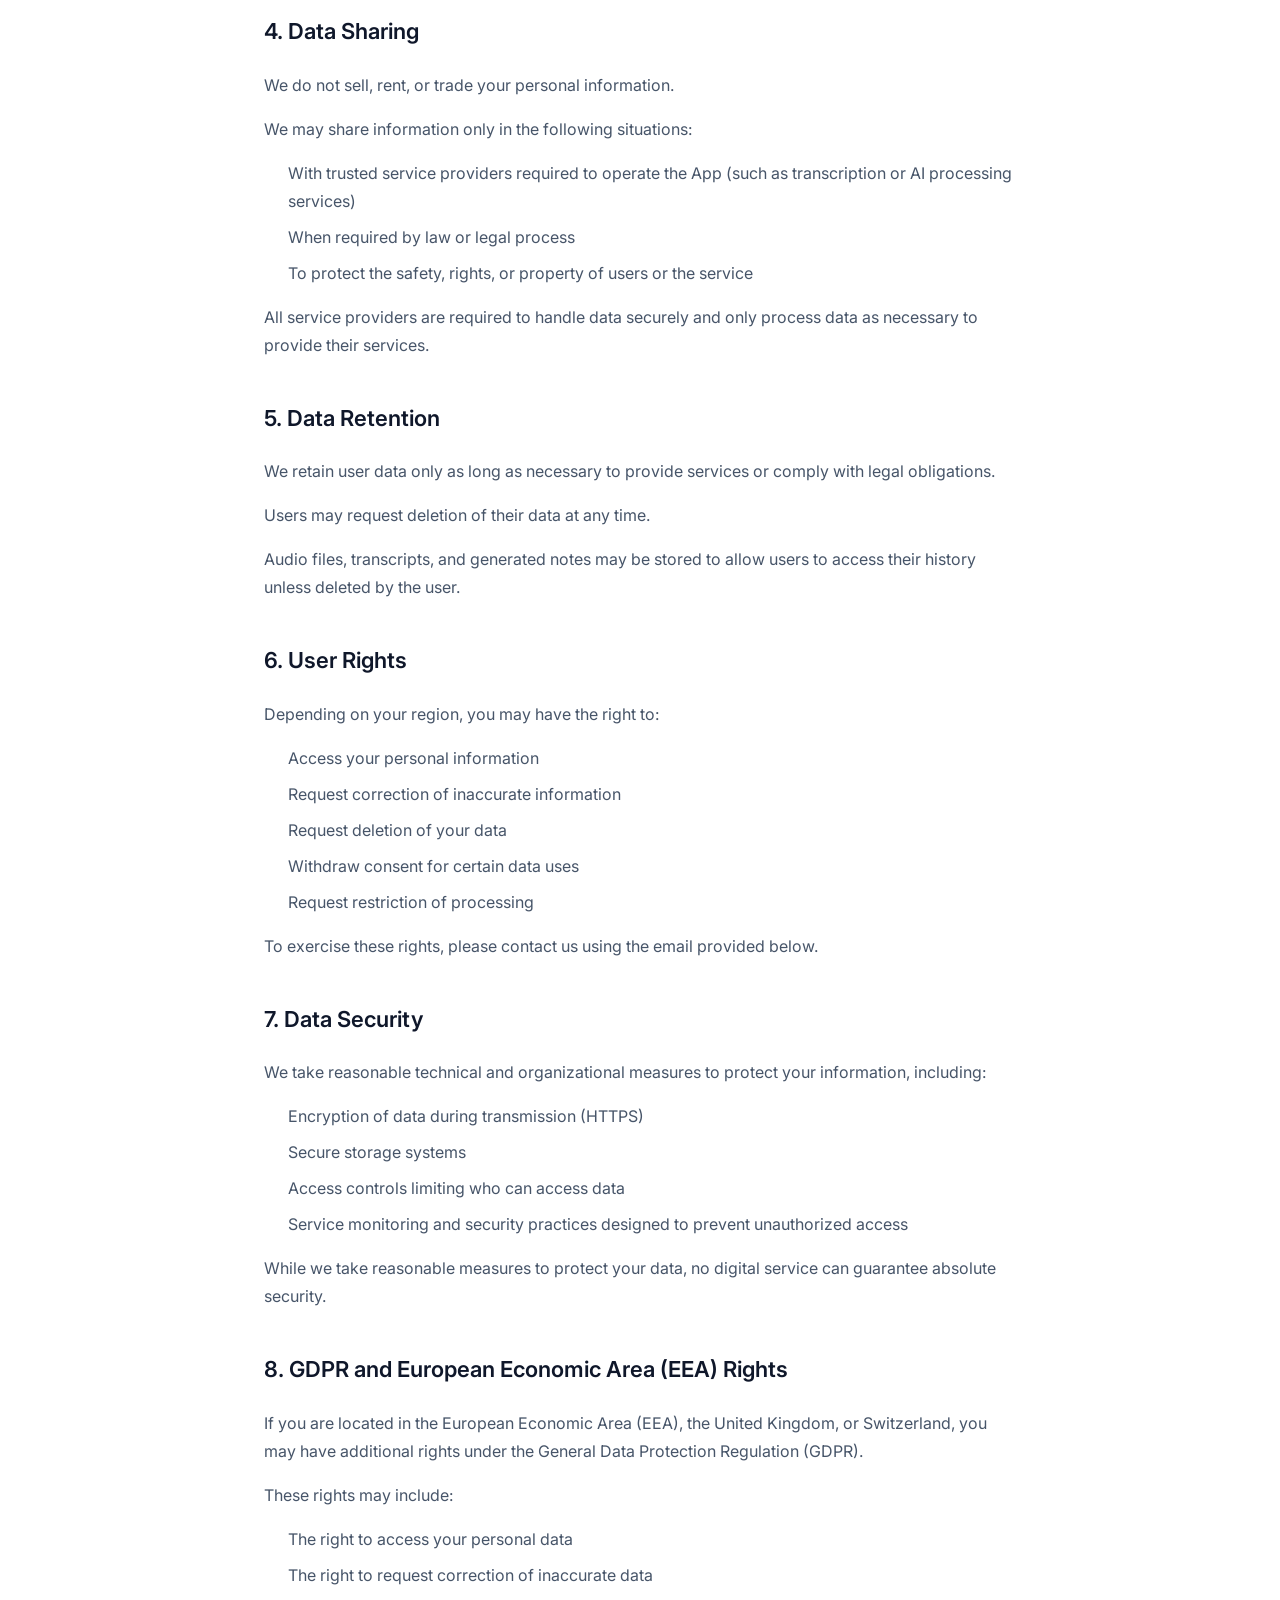
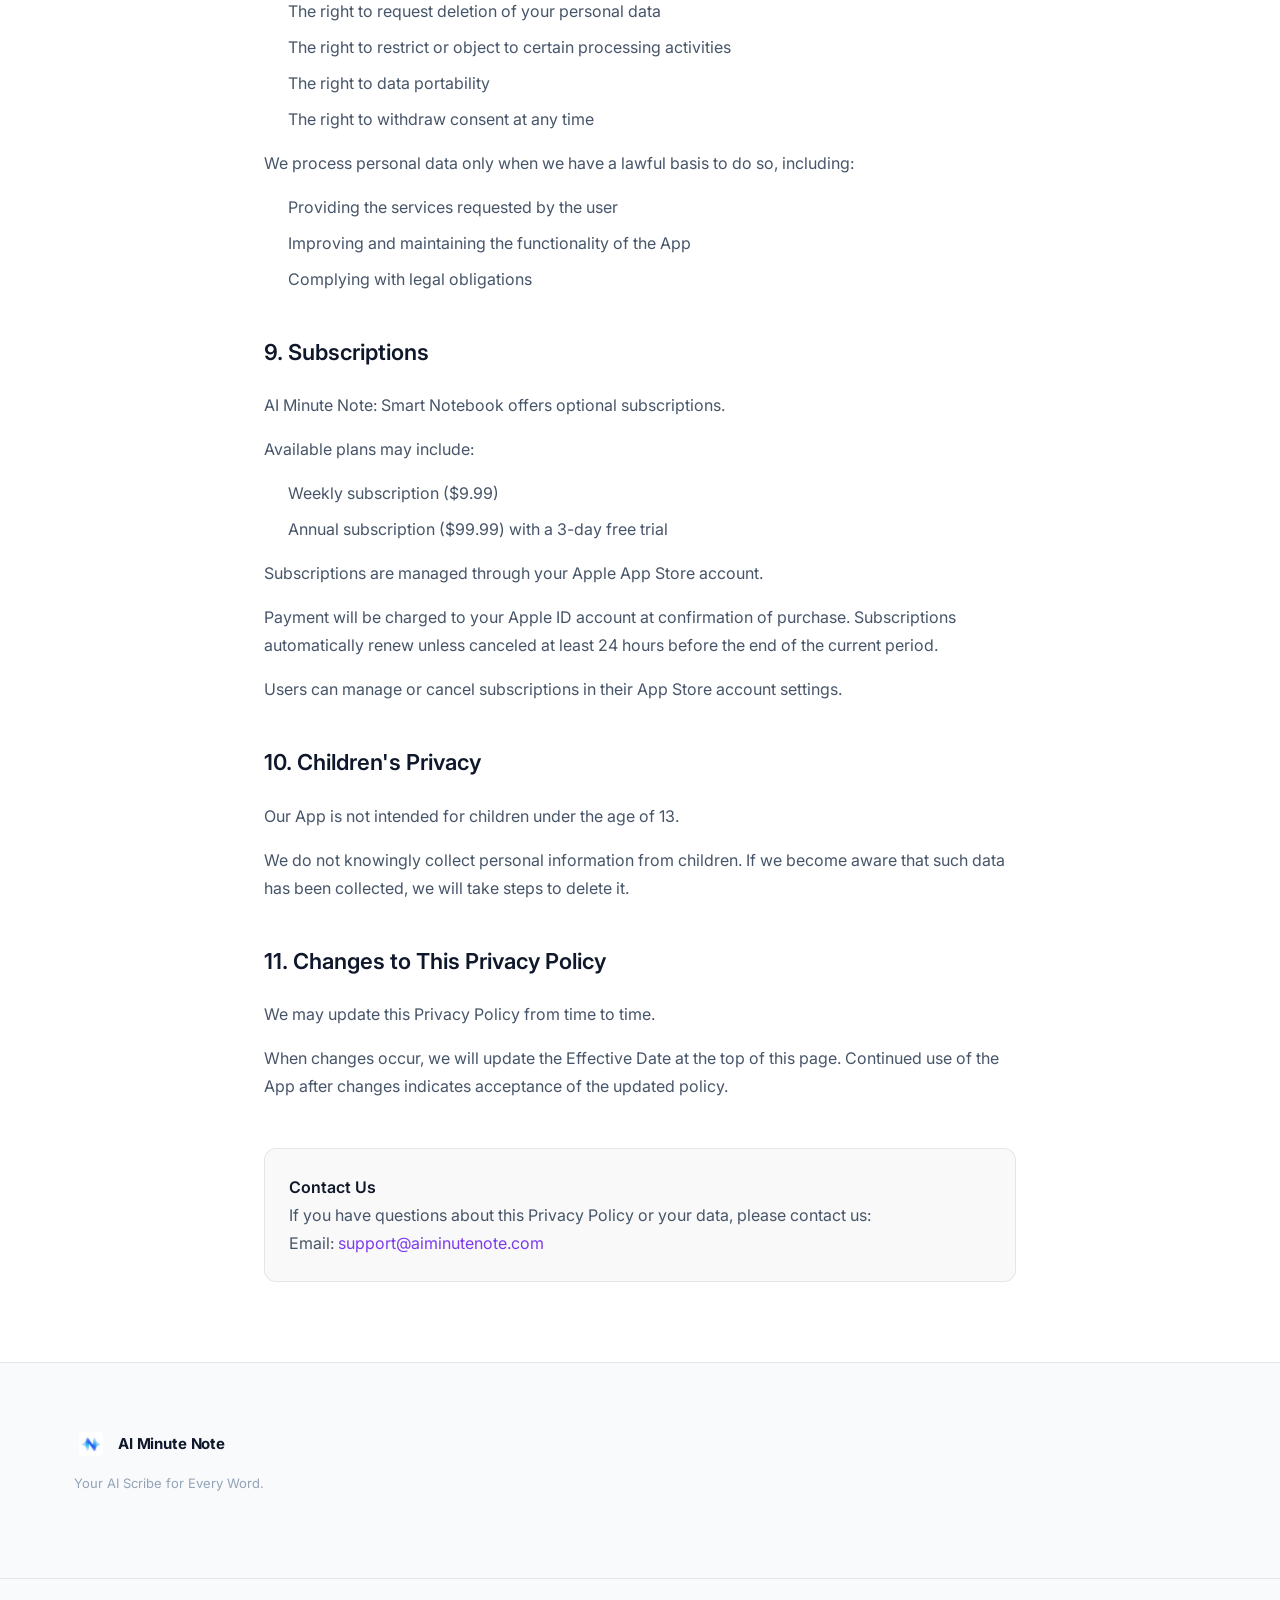
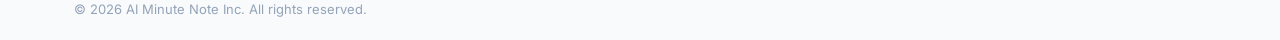
<file: policy/privacy-policy.html>
<!DOCTYPE html>
<html lang="en">
<head>
  <meta charset="UTF-8" />
  <meta name="viewport" content="width=device-width, initial-scale=1.0" />
  <title>Privacy Policy — AI Minute Note</title>
  <meta name="description" content="Privacy Policy for AI Minute Note - Smart Notebook. Learn how we collect, use, and protect your personal information." />
  <link rel="preconnect" href="https://fonts.googleapis.com" />
  <link rel="preconnect" href="https://fonts.gstatic.com" crossorigin />
  <link href="https://fonts.googleapis.com/css2?family=Inter:wght@300;400;500;600;700;800&display=swap" rel="stylesheet" />
  <link rel="stylesheet" href="../css/style.css" />
  <style>
    .policy-page {
      padding: 120px 0 80px;
      min-height: 100vh;
      background: var(--bg);
    }
    .policy-container {
      max-width: 800px;
      margin: 0 auto;
      padding: 0 24px;
    }
    .policy-header {
      margin-bottom: 48px;
      padding-bottom: 32px;
      border-bottom: 1px solid var(--border);
    }
    .policy-header h1 {
      font-size: 40px;
      font-weight: 700;
      color: var(--text-1);
      margin-bottom: 12px;
    }
    .policy-header .effective-date {
      color: var(--text-3);
      font-size: 15px;
    }
    .policy-content {
      color: var(--text-2);
      font-size: 16px;
      line-height: 1.75;
    }
    .policy-content h2 {
      font-size: 22px;
      font-weight: 600;
      color: var(--text-1);
      margin: 40px 0 20px;
    }
    .policy-content h3 {
      font-size: 17px;
      font-weight: 600;
      color: var(--text-1);
      margin: 28px 0 12px;
    }
    .policy-content p {
      margin-bottom: 16px;
    }
    .policy-content ul, .policy-content ol {
      margin: 16px 0;
      padding-left: 24px;
    }
    .policy-content li {
      margin-bottom: 8px;
    }
    .policy-content strong {
      color: var(--text-1);
      font-weight: 600;
    }
    .policy-contact {
      margin-top: 48px;
      padding: 24px;
      background: var(--bg-card);
      border: 1px solid var(--border);
      border-radius: 12px;
    }
    .policy-contact p {
      margin: 0;
    }
    .policy-contact a {
      color: var(--purple);
      text-decoration: none;
    }
    .policy-contact a:hover {
      text-decoration: underline;
    }
    .back-link {
      display: inline-flex;
      align-items: center;
      gap: 8px;
      color: var(--purple);
      font-weight: 500;
      margin-bottom: 32px;
      text-decoration: none;
    }
    .back-link:hover {
      text-decoration: underline;
    }
  </style>
</head>
<body>

  <nav class="nav scrolled" id="nav">
    <div class="container nav-inner">
      <a href="../index.html" class="nav-logo">
        <div class="logo-icon">
          <img src="../assets/logo.png" alt="AI Minute Note Logo" width="26" height="26" style="display:block;border-radius:4px;" />
        </div>
        <span>AI Minute Note</span>
      </a>
      <ul class="nav-links">
        <li><a href="index.html#features">Features</a></li>
        <li><a href="index.html#blog">Blog</a></li>
        <li><a href="index.html#about">About</a></li>
        <li><a href="feedback.html">Feedback</a></li>
      </ul>
      <div class="nav-cta">
        <a href="https://apps.apple.com/us/app/ai-minute-note-smart-notebook/id6752681926" target="_blank" rel="noopener" class="btn btn-primary">
          Download Free
        </a>
      </div>
    </div>
  </nav>

  <main class="policy-page">
    <div class="policy-container">
      <a href="../index.html" class="back-link">
        <svg width="16" height="16" viewBox="0 0 24 24" fill="none" stroke="currentColor" stroke-width="2"><path d="M19 12H5M12 19l-7-7 7-7"/></svg>
        Back to Home
      </a>
      
      <div class="policy-header">
        <h1>Privacy Policy</h1>
        <p class="effective-date">Effective Date: March 2026</p>
      </div>

      <div class="policy-content">
        <p>AI Minute Note: Smart Notebook ("we", "our", or "us") respects your privacy and is committed to protecting your personal information. This Privacy Policy explains how we collect, use, process, and safeguard your information when you use our mobile application.</p>
        <p>By using AI Minute Note: Smart Notebook, you agree to the practices described in this Privacy Policy.</p>

        <h2>1. Information We Collect</h2>
        
        <h3>1.1 Account Information</h3>
        <p>When you sign in using Apple Sign-In or Google Sign-In, we may receive:</p>
        <ul>
          <li>Name</li>
          <li>Email address</li>
          <li>Account identifier</li>
        </ul>
        <p>This information is used to:</p>
        <ul>
          <li>Create and manage your account</li>
          <li>Provide app services</li>
          <li>Communicate with you if necessary</li>
        </ul>
        <p>We do not receive or store your Apple or Google account passwords.</p>

        <h3>1.2 Audio and File Content</h3>
        <p>When using the recording or upload features, the App may process:</p>
        <ul>
          <li>Audio recordings</li>
          <li>Uploaded audio files</li>
          <li>Uploaded document files</li>
          <li>Speech content contained in recordings</li>
        </ul>
        <p>These files are used to provide:</p>
        <ul>
          <li>Speech transcription</li>
          <li>AI-generated summaries</li>
          <li>Note organization features</li>
        </ul>

        <h3>1.3 AI-Generated Content</h3>
        <p>Based on the content you provide, the App may generate:</p>
        <ul>
          <li>Transcriptions</li>
          <li>Meeting notes</li>
          <li>Summaries</li>
          <li>Structured notes</li>
        </ul>
        <p>This content is generated automatically using artificial intelligence technologies.</p>

        <h3>1.4 Usage Information</h3>
        <p>We may collect limited usage information to improve the App, such as:</p>
        <ul>
          <li>Feature usage</li>
          <li>App performance data</li>
          <li>Error logs</li>
        </ul>

        <h3>1.5 Device Information</h3>
        <p>We may collect basic device information including:</p>
        <ul>
          <li>Device type</li>
          <li>Operating system version</li>
          <li>App version</li>
          <li>IP address (for security and service delivery)</li>
        </ul>

        <h2>2. How We Use Your Information</h2>
        <p>We use the collected information to:</p>
        <ul>
          <li>Provide audio transcription services</li>
          <li>Generate AI summaries and notes</li>
          <li>Maintain and improve the App</li>
          <li>Provide customer support</li>
          <li>Manage subscriptions</li>
          <li>Ensure service security and stability</li>
        </ul>
        <p>We do not sell your personal information to third parties.</p>

        <h2>3. AI Processing and Third-Party Services</h2>
        <p>To provide transcription and AI summarization features, we use trusted third-party service providers.</p>

        <h3>3.1 AssemblyAI</h3>
        <p>Audio recordings may be processed by AssemblyAI to generate speech-to-text transcripts. AssemblyAI processes audio solely to provide transcription services.</p>

        <h3>3.2 Google Gemini</h3>
        <p>Text content and transcripts may be processed using Google Gemini AI models to generate summaries and structured notes. The AI processing is used solely to provide features requested by the user.</p>

        <h3>3.3 Authentication Providers</h3>
        <p>Users may sign in using:</p>
        <ul>
          <li>Sign in with Apple</li>
          <li>Google Sign-In</li>
        </ul>
        <p>Authentication is handled securely by these providers.</p>

        <h2>4. Data Sharing</h2>
        <p>We do not sell, rent, or trade your personal information.</p>
        <p>We may share information only in the following situations:</p>
        <ul>
          <li>With trusted service providers required to operate the App (such as transcription or AI processing services)</li>
          <li>When required by law or legal process</li>
          <li>To protect the safety, rights, or property of users or the service</li>
        </ul>
        <p>All service providers are required to handle data securely and only process data as necessary to provide their services.</p>

        <h2>5. Data Retention</h2>
        <p>We retain user data only as long as necessary to provide services or comply with legal obligations.</p>
        <p>Users may request deletion of their data at any time.</p>
        <p>Audio files, transcripts, and generated notes may be stored to allow users to access their history unless deleted by the user.</p>

        <h2>6. User Rights</h2>
        <p>Depending on your region, you may have the right to:</p>
        <ul>
          <li>Access your personal information</li>
          <li>Request correction of inaccurate information</li>
          <li>Request deletion of your data</li>
          <li>Withdraw consent for certain data uses</li>
          <li>Request restriction of processing</li>
        </ul>
        <p>To exercise these rights, please contact us using the email provided below.</p>

        <h2>7. Data Security</h2>
        <p>We take reasonable technical and organizational measures to protect your information, including:</p>
        <ul>
          <li>Encryption of data during transmission (HTTPS)</li>
          <li>Secure storage systems</li>
          <li>Access controls limiting who can access data</li>
          <li>Service monitoring and security practices designed to prevent unauthorized access</li>
        </ul>
        <p>While we take reasonable measures to protect your data, no digital service can guarantee absolute security.</p>

        <h2>8. GDPR and European Economic Area (EEA) Rights</h2>
        <p>If you are located in the European Economic Area (EEA), the United Kingdom, or Switzerland, you may have additional rights under the General Data Protection Regulation (GDPR).</p>
        <p>These rights may include:</p>
        <ul>
          <li>The right to access your personal data</li>
          <li>The right to request correction of inaccurate data</li>
          <li>The right to request deletion of your personal data</li>
          <li>The right to restrict or object to certain processing activities</li>
          <li>The right to data portability</li>
          <li>The right to withdraw consent at any time</li>
        </ul>
        <p>We process personal data only when we have a lawful basis to do so, including:</p>
        <ul>
          <li>Providing the services requested by the user</li>
          <li>Improving and maintaining the functionality of the App</li>
          <li>Complying with legal obligations</li>
        </ul>

        <h2>9. Subscriptions</h2>
        <p>AI Minute Note: Smart Notebook offers optional subscriptions.</p>
        <p>Available plans may include:</p>
        <ul>
          <li>Weekly subscription ($9.99)</li>
          <li>Annual subscription ($99.99) with a 3-day free trial</li>
        </ul>
        <p>Subscriptions are managed through your Apple App Store account.</p>
        <p>Payment will be charged to your Apple ID account at confirmation of purchase. Subscriptions automatically renew unless canceled at least 24 hours before the end of the current period.</p>
        <p>Users can manage or cancel subscriptions in their App Store account settings.</p>

        <h2>10. Children's Privacy</h2>
        <p>Our App is not intended for children under the age of 13.</p>
        <p>We do not knowingly collect personal information from children. If we become aware that such data has been collected, we will take steps to delete it.</p>

        <h2>11. Changes to This Privacy Policy</h2>
        <p>We may update this Privacy Policy from time to time.</p>
        <p>When changes occur, we will update the Effective Date at the top of this page. Continued use of the App after changes indicates acceptance of the updated policy.</p>

        <div class="policy-contact">
          <p><strong>Contact Us</strong></p>
          <p>If you have questions about this Privacy Policy or your data, please contact us:</p>
          <p>Email: <a href="mailto:support@aiminutenote.com">support@aiminutenote.com</a></p>
        </div>
      </div>
    </div>
  </main>

  <footer class="footer">
    <div class="container footer-inner">
      <div class="footer-brand">
        <a href="../index.html" class="nav-logo footer-logo">
          <div class="logo-icon">
            <img src="../assets/logo.png" alt="AI Minute Note Logo" width="24" height="24" style="display:block;border-radius:4px;" />
          </div>
          <span>AI Minute Note</span>
        </a>
        <p class="footer-tagline">Your AI Scribe for Every Word.</p>
      </div>
    </div>
    <div class="footer-bottom">
      <div class="container footer-bottom-inner">
        <span>&copy; 2026 AI Minute Note Inc. All rights reserved.</span>
      </div>
    </div>
  </footer>

</body>
</html>
</file>
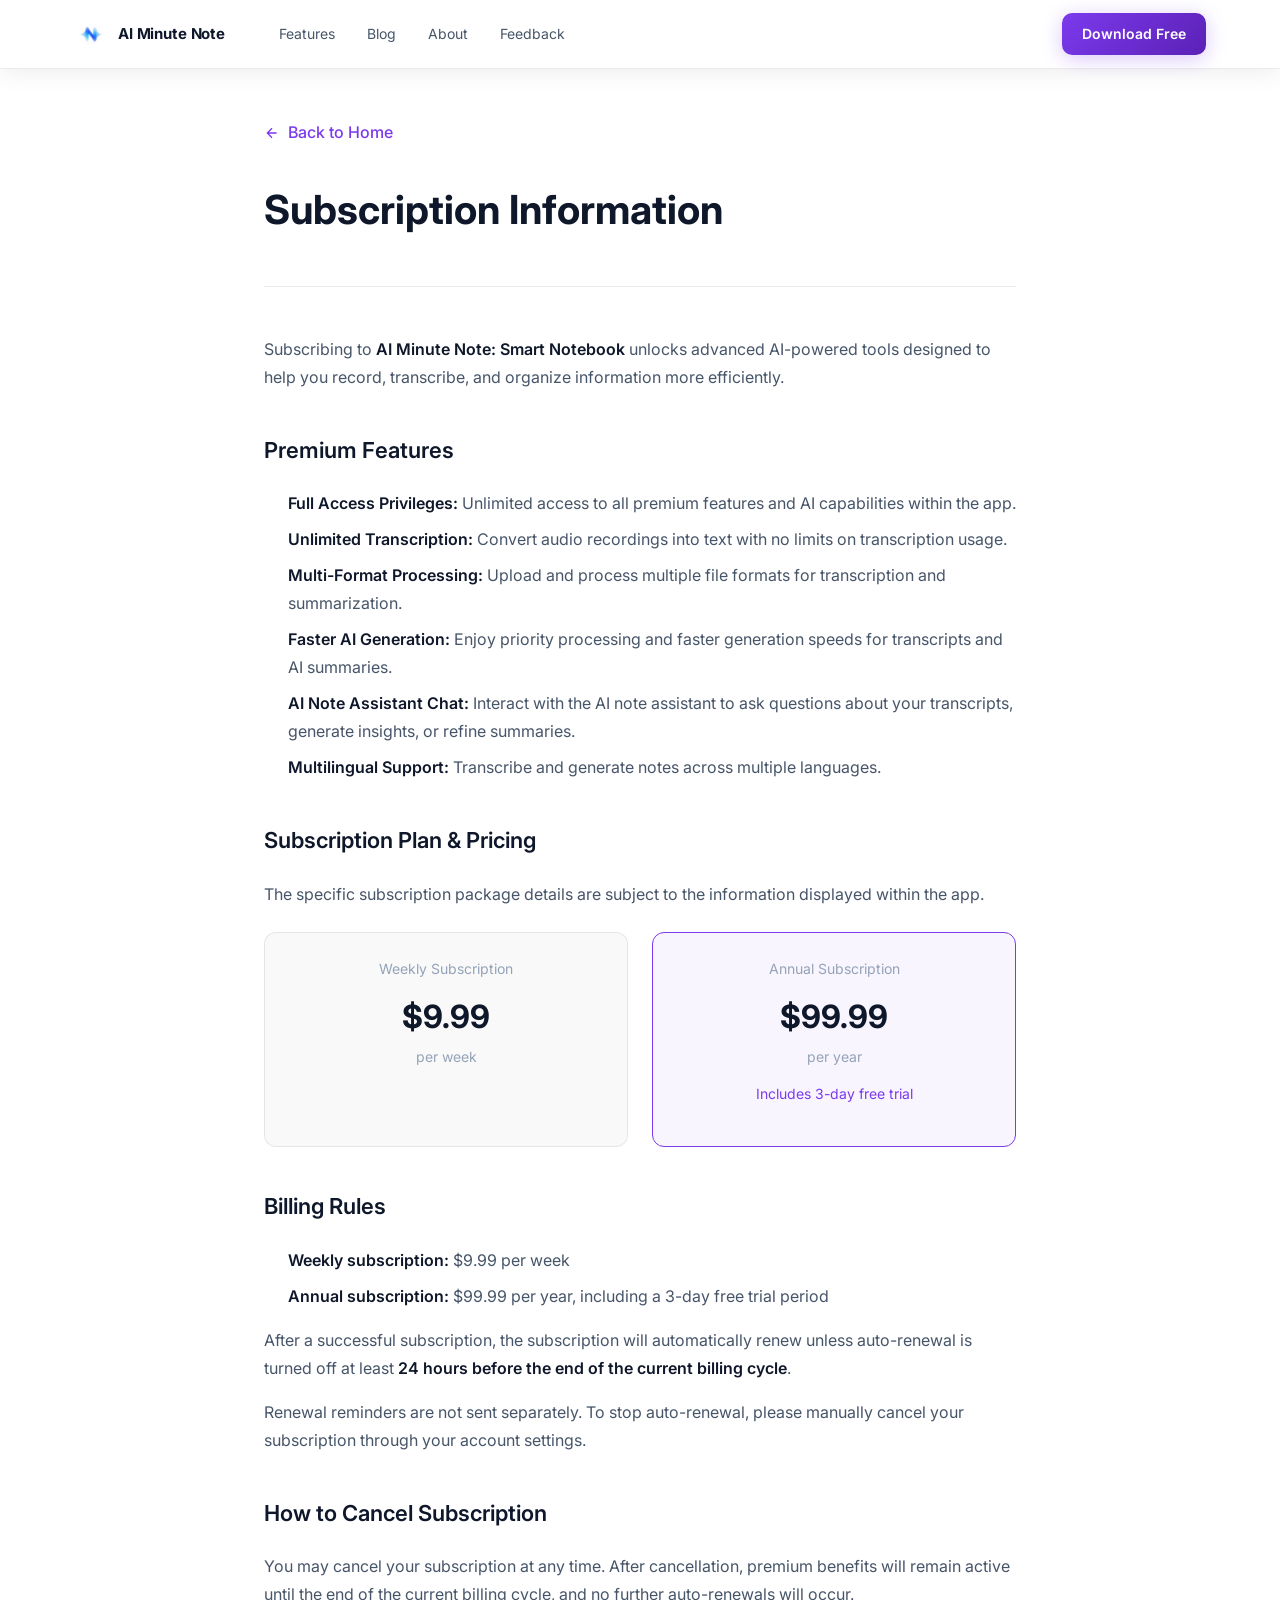
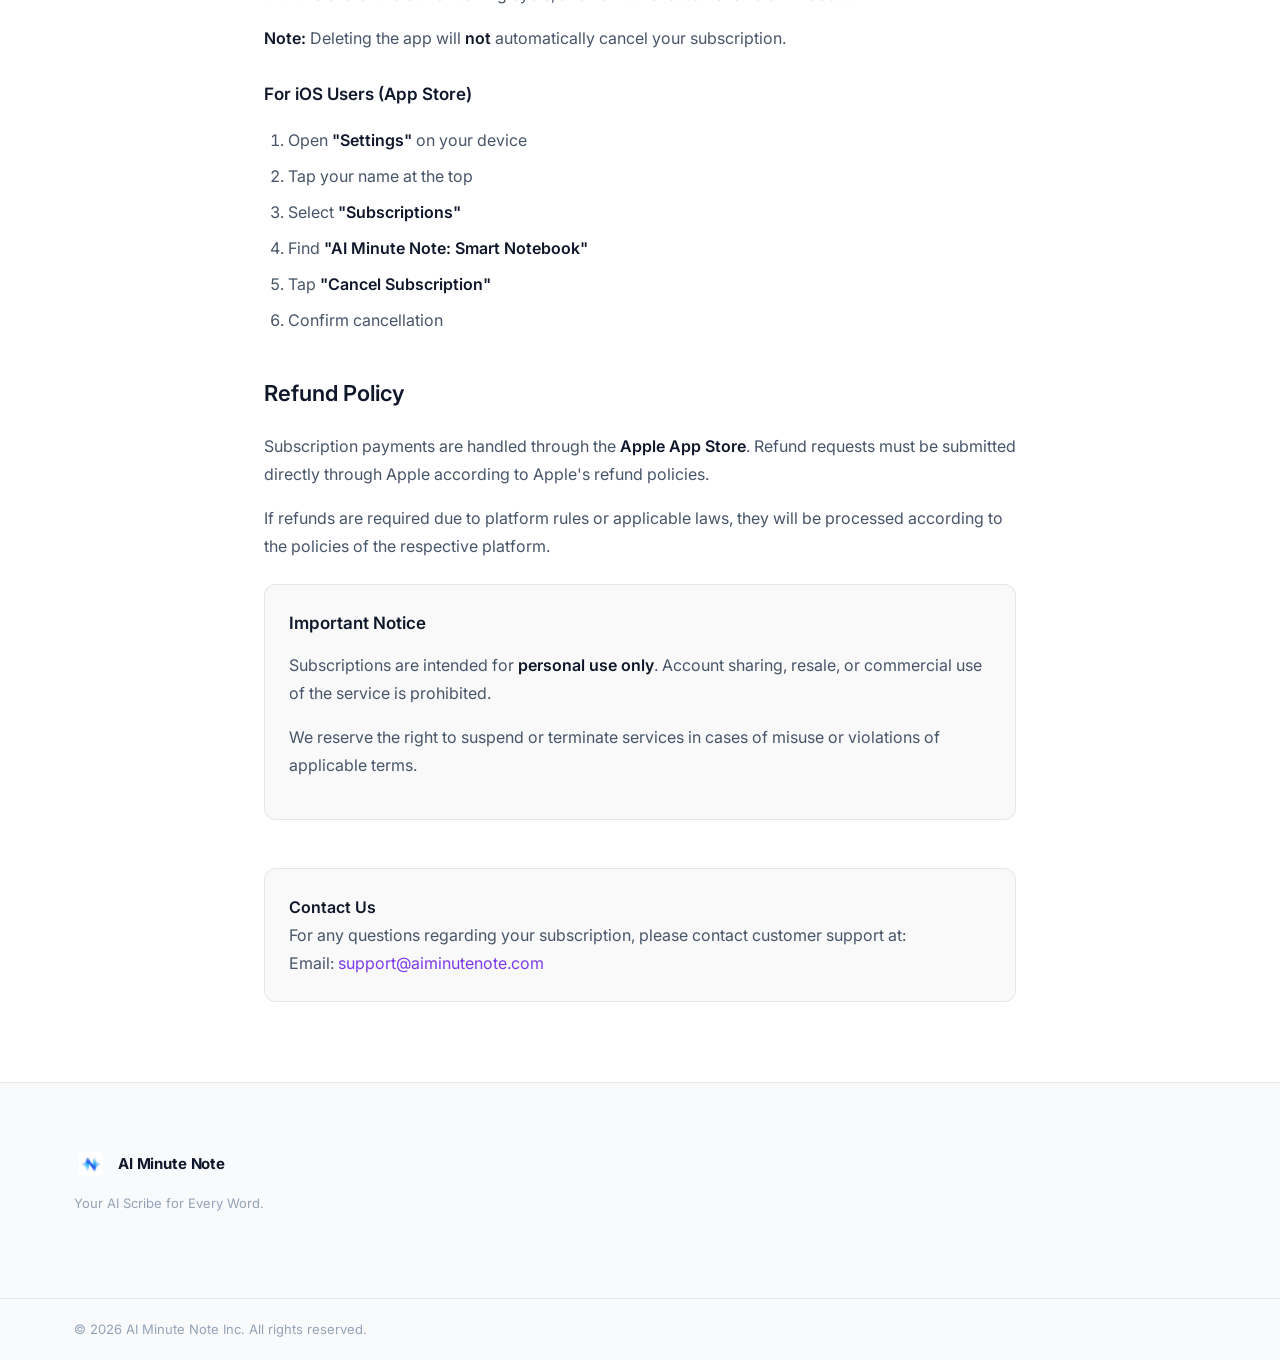
<file: policy/subscription.html>
<!DOCTYPE html>
<html lang="en">
<head>
  <meta charset="UTF-8" />
  <meta name="viewport" content="width=device-width, initial-scale=1.0" />
  <title>Subscription Information — AI Minute Note</title>
  <meta name="description" content="Subscription Information for AI Minute Note - Smart Notebook. Learn about our pricing, billing, and cancellation policies." />
  <link rel="preconnect" href="https://fonts.googleapis.com" />
  <link rel="preconnect" href="https://fonts.gstatic.com" crossorigin />
  <link href="https://fonts.googleapis.com/css2?family=Inter:wght@300;400;500;600;700;800&display=swap" rel="stylesheet" />
  <link rel="stylesheet" href="../css/style.css" />
  <style>
    .policy-page {
      padding: 120px 0 80px;
      min-height: 100vh;
      background: var(--bg);
    }
    .policy-container {
      max-width: 800px;
      margin: 0 auto;
      padding: 0 24px;
    }
    .policy-header {
      margin-bottom: 48px;
      padding-bottom: 32px;
      border-bottom: 1px solid var(--border);
    }
    .policy-header h1 {
      font-size: 40px;
      font-weight: 700;
      color: var(--text-1);
      margin-bottom: 12px;
    }
    .policy-content {
      color: var(--text-2);
      font-size: 16px;
      line-height: 1.75;
    }
    .policy-content h2 {
      font-size: 22px;
      font-weight: 600;
      color: var(--text-1);
      margin: 40px 0 20px;
    }
    .policy-content h3 {
      font-size: 17px;
      font-weight: 600;
      color: var(--text-1);
      margin: 28px 0 12px;
    }
    .policy-content p {
      margin-bottom: 16px;
    }
    .policy-content ul, .policy-content ol {
      margin: 16px 0;
      padding-left: 24px;
    }
    .policy-content li {
      margin-bottom: 8px;
    }
    .policy-content strong {
      color: var(--text-1);
      font-weight: 600;
    }
    .highlight-box {
      margin: 24px 0;
      padding: 24px;
      background: var(--bg-card);
      border: 1px solid var(--border);
      border-radius: 12px;
    }
    .highlight-box h3 {
      margin-top: 0;
    }
    .price-box {
      display: flex;
      gap: 24px;
      margin: 24px 0;
      flex-wrap: wrap;
    }
    .price-card {
      flex: 1;
      min-width: 200px;
      padding: 24px;
      background: var(--bg-card);
      border: 1px solid var(--border);
      border-radius: 12px;
      text-align: center;
    }
    .price-card.featured {
      border-color: var(--purple);
      background: rgba(124, 58, 237, 0.05);
    }
    .price-card .plan-name {
      font-size: 14px;
      color: var(--text-3);
      margin-bottom: 8px;
    }
    .price-card .plan-price {
      font-size: 32px;
      font-weight: 700;
      color: var(--text-1);
    }
    .price-card .plan-period {
      font-size: 14px;
      color: var(--text-3);
    }
    .policy-contact {
      margin-top: 48px;
      padding: 24px;
      background: var(--bg-card);
      border: 1px solid var(--border);
      border-radius: 12px;
    }
    .policy-contact p {
      margin: 0;
    }
    .policy-contact a {
      color: var(--purple);
      text-decoration: none;
    }
    .policy-contact a:hover {
      text-decoration: underline;
    }
    .back-link {
      display: inline-flex;
      align-items: center;
      gap: 8px;
      color: var(--purple);
      font-weight: 500;
      margin-bottom: 32px;
      text-decoration: none;
    }
    .back-link:hover {
      text-decoration: underline;
    }
  </style>
</head>
<body>

  <nav class="nav scrolled" id="nav">
    <div class="container nav-inner">
      <a href="../index.html" class="nav-logo">
        <div class="logo-icon">
          <img src="../assets/logo.png" alt="AI Minute Note Logo" width="26" height="26" style="display:block;border-radius:4px;" />
        </div>
        <span>AI Minute Note</span>
      </a>
      <ul class="nav-links">
        <li><a href="index.html#features">Features</a></li>
        <li><a href="index.html#blog">Blog</a></li>
        <li><a href="index.html#about">About</a></li>
        <li><a href="feedback.html">Feedback</a></li>
      </ul>
      <div class="nav-cta">
        <a href="https://apps.apple.com/us/app/ai-minute-note-smart-notebook/id6752681926" target="_blank" rel="noopener" class="btn btn-primary">
          Download Free
        </a>
      </div>
    </div>
  </nav>

  <main class="policy-page">
    <div class="policy-container">
      <a href="../index.html" class="back-link">
        <svg width="16" height="16" viewBox="0 0 24 24" fill="none" stroke="currentColor" stroke-width="2"><path d="M19 12H5M12 19l-7-7 7-7"/></svg>
        Back to Home
      </a>
      
      <div class="policy-header">
        <h1>Subscription Information</h1>
      </div>

      <div class="policy-content">
        <p>Subscribing to <strong>AI Minute Note: Smart Notebook</strong> unlocks advanced AI-powered tools designed to help you record, transcribe, and organize information more efficiently.</p>

        <h2>Premium Features</h2>
        <ul>
          <li><strong>Full Access Privileges:</strong> Unlimited access to all premium features and AI capabilities within the app.</li>
          <li><strong>Unlimited Transcription:</strong> Convert audio recordings into text with no limits on transcription usage.</li>
          <li><strong>Multi-Format Processing:</strong> Upload and process multiple file formats for transcription and summarization.</li>
          <li><strong>Faster AI Generation:</strong> Enjoy priority processing and faster generation speeds for transcripts and AI summaries.</li>
          <li><strong>AI Note Assistant Chat:</strong> Interact with the AI note assistant to ask questions about your transcripts, generate insights, or refine summaries.</li>
          <li><strong>Multilingual Support:</strong> Transcribe and generate notes across multiple languages.</li>
        </ul>

        <h2>Subscription Plan & Pricing</h2>
        <p>The specific subscription package details are subject to the information displayed within the app.</p>

        <div class="price-box">
          <div class="price-card">
            <div class="plan-name">Weekly Subscription</div>
            <div class="plan-price">$9.99</div>
            <div class="plan-period">per week</div>
          </div>
          <div class="price-card featured">
            <div class="plan-name">Annual Subscription</div>
            <div class="plan-price">$99.99</div>
            <div class="plan-period">per year</div>
            <p style="margin-top: 12px; font-size: 14px; color: var(--purple);">Includes 3-day free trial</p>
          </div>
        </div>

        <h2>Billing Rules</h2>
        <ul>
          <li><strong>Weekly subscription:</strong> $9.99 per week</li>
          <li><strong>Annual subscription:</strong> $99.99 per year, including a 3-day free trial period</li>
        </ul>
        <p>After a successful subscription, the subscription will automatically renew unless auto-renewal is turned off at least <strong>24 hours before the end of the current billing cycle</strong>.</p>
        <p>Renewal reminders are not sent separately. To stop auto-renewal, please manually cancel your subscription through your account settings.</p>

        <h2>How to Cancel Subscription</h2>
        <p>You may cancel your subscription at any time. After cancellation, premium benefits will remain active until the end of the current billing cycle, and no further auto-renewals will occur.</p>
        <p><strong>Note:</strong> Deleting the app will <strong>not</strong> automatically cancel your subscription.</p>

        <h3>For iOS Users (App Store)</h3>
        <ol>
          <li>Open <strong>"Settings"</strong> on your device</li>
          <li>Tap your name at the top</li>
          <li>Select <strong>"Subscriptions"</strong></li>
          <li>Find <strong>"AI Minute Note: Smart Notebook"</strong></li>
          <li>Tap <strong>"Cancel Subscription"</strong></li>
          <li>Confirm cancellation</li>
        </ol>

        <h2>Refund Policy</h2>
        <p>Subscription payments are handled through the <strong>Apple App Store</strong>. Refund requests must be submitted directly through Apple according to Apple's refund policies.</p>
        <p>If refunds are required due to platform rules or applicable laws, they will be processed according to the policies of the respective platform.</p>

        <div class="highlight-box">
          <h3>Important Notice</h3>
          <p>Subscriptions are intended for <strong>personal use only</strong>. Account sharing, resale, or commercial use of the service is prohibited.</p>
          <p>We reserve the right to suspend or terminate services in cases of misuse or violations of applicable terms.</p>
        </div>

        <div class="policy-contact">
          <p><strong>Contact Us</strong></p>
          <p>For any questions regarding your subscription, please contact customer support at:</p>
          <p>Email: <a href="mailto:support@aiminutenote.com">support@aiminutenote.com</a></p>
        </div>
      </div>
    </div>
  </main>

  <footer class="footer">
    <div class="container footer-inner">
      <div class="footer-brand">
        <a href="../index.html" class="nav-logo footer-logo">
          <div class="logo-icon">
            <img src="../assets/logo.png" alt="AI Minute Note Logo" width="24" height="24" style="display:block;border-radius:4px;" />
          </div>
          <span>AI Minute Note</span>
        </a>
        <p class="footer-tagline">Your AI Scribe for Every Word.</p>
      </div>
    </div>
    <div class="footer-bottom">
      <div class="container footer-bottom-inner">
        <span>&copy; 2026 AI Minute Note Inc. All rights reserved.</span>
      </div>
    </div>
  </footer>

</body>
</html>
</file>
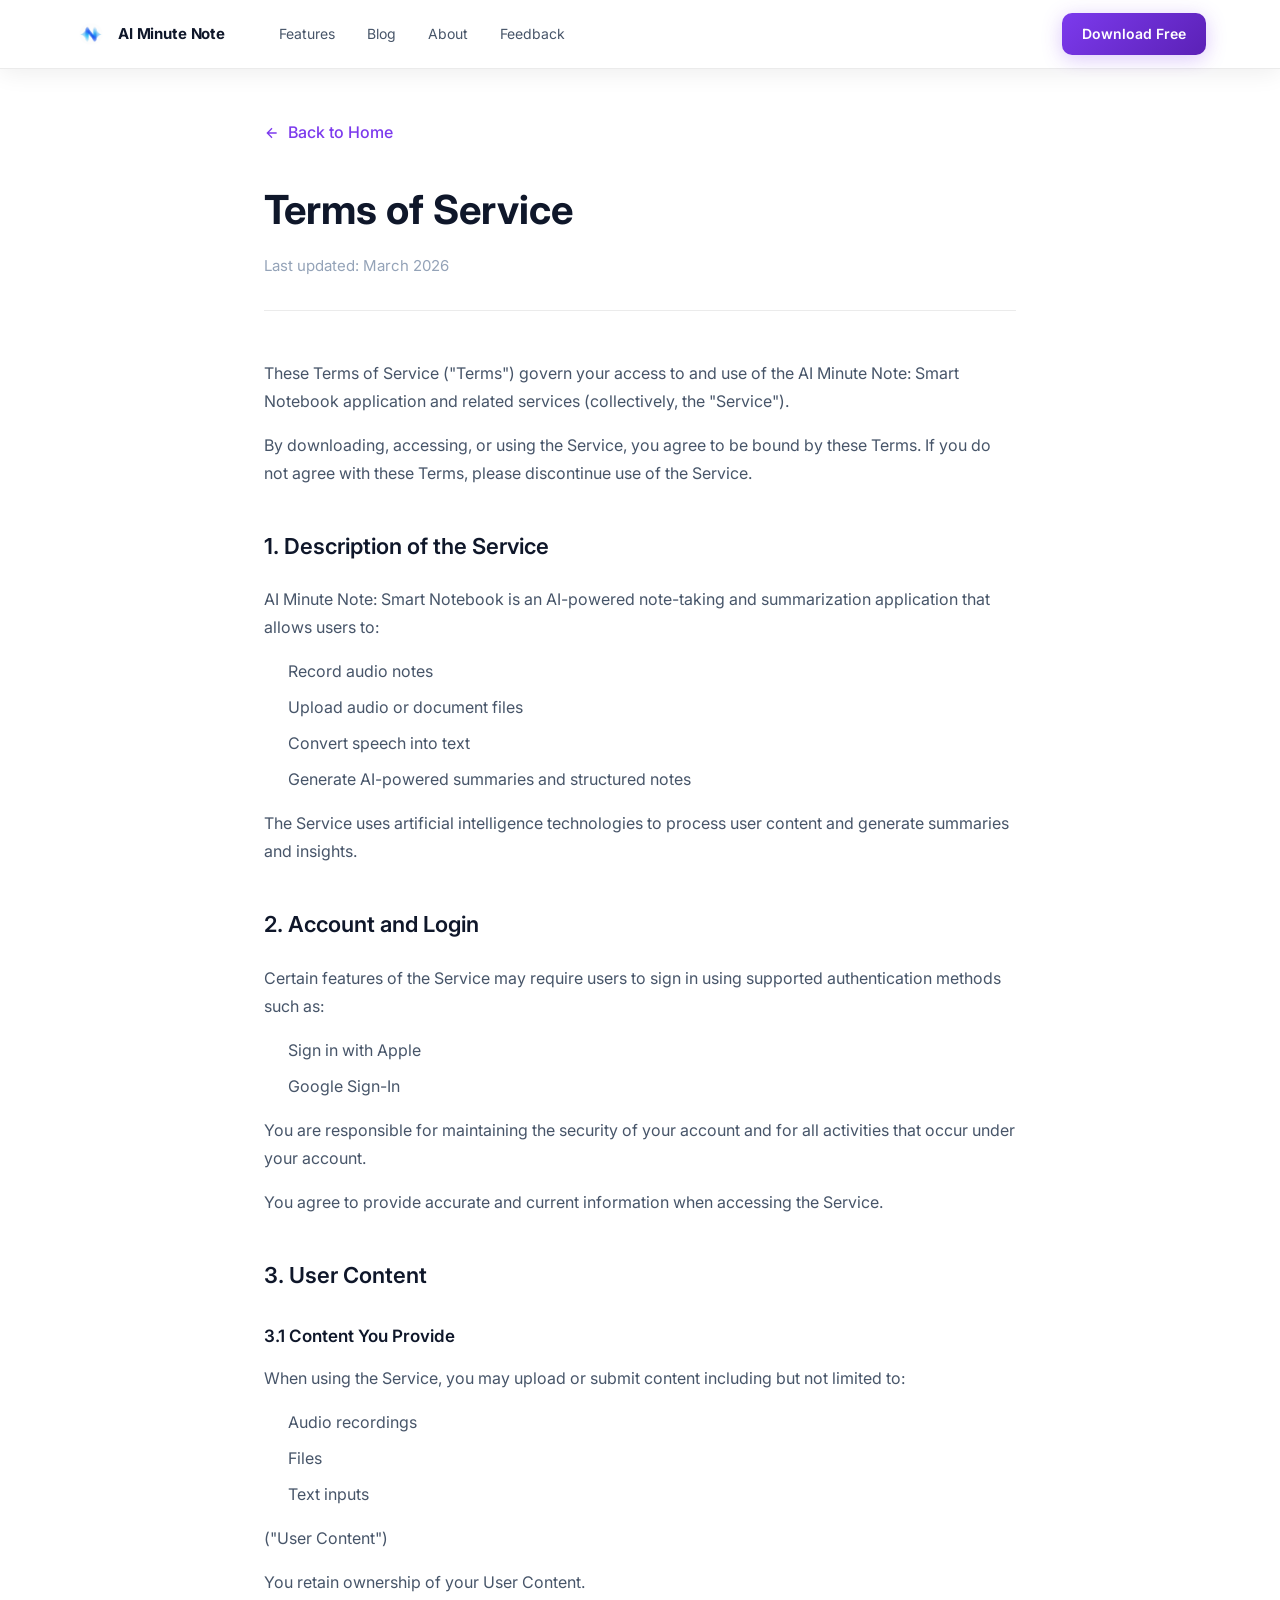
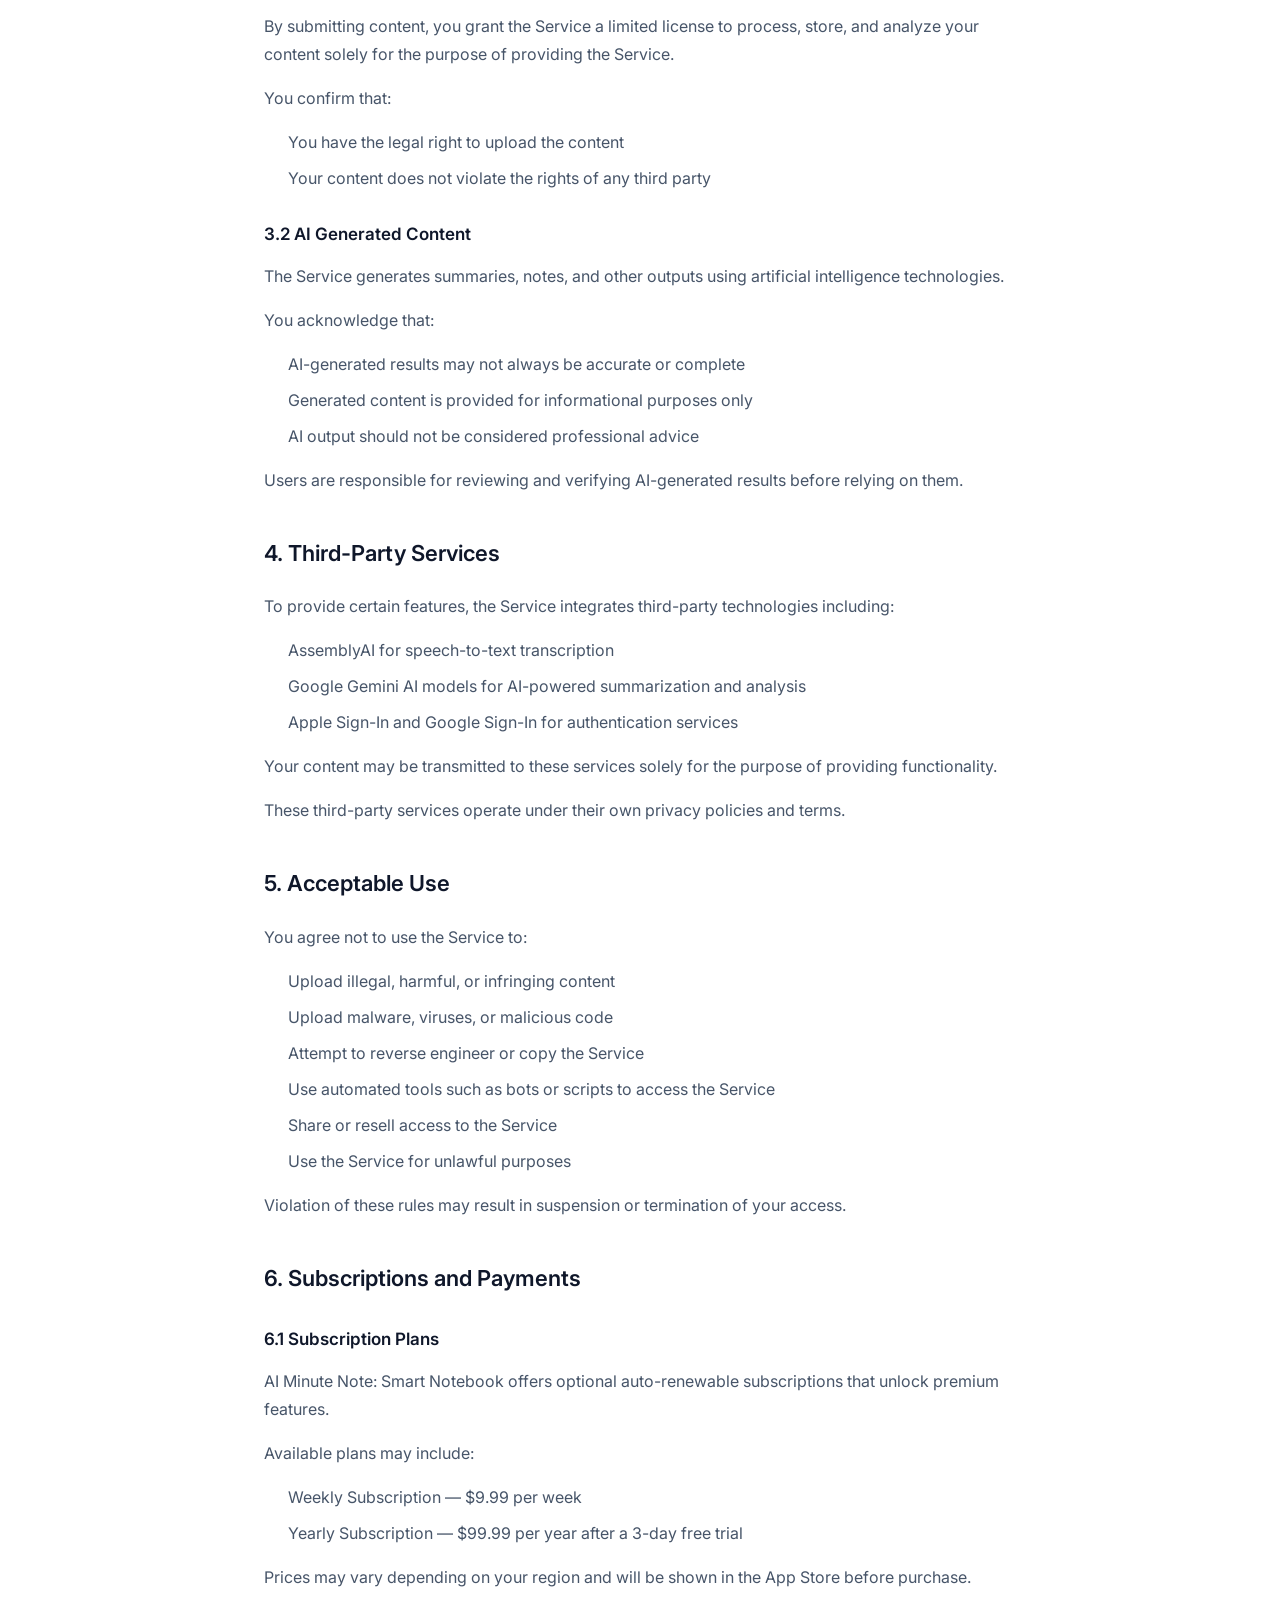
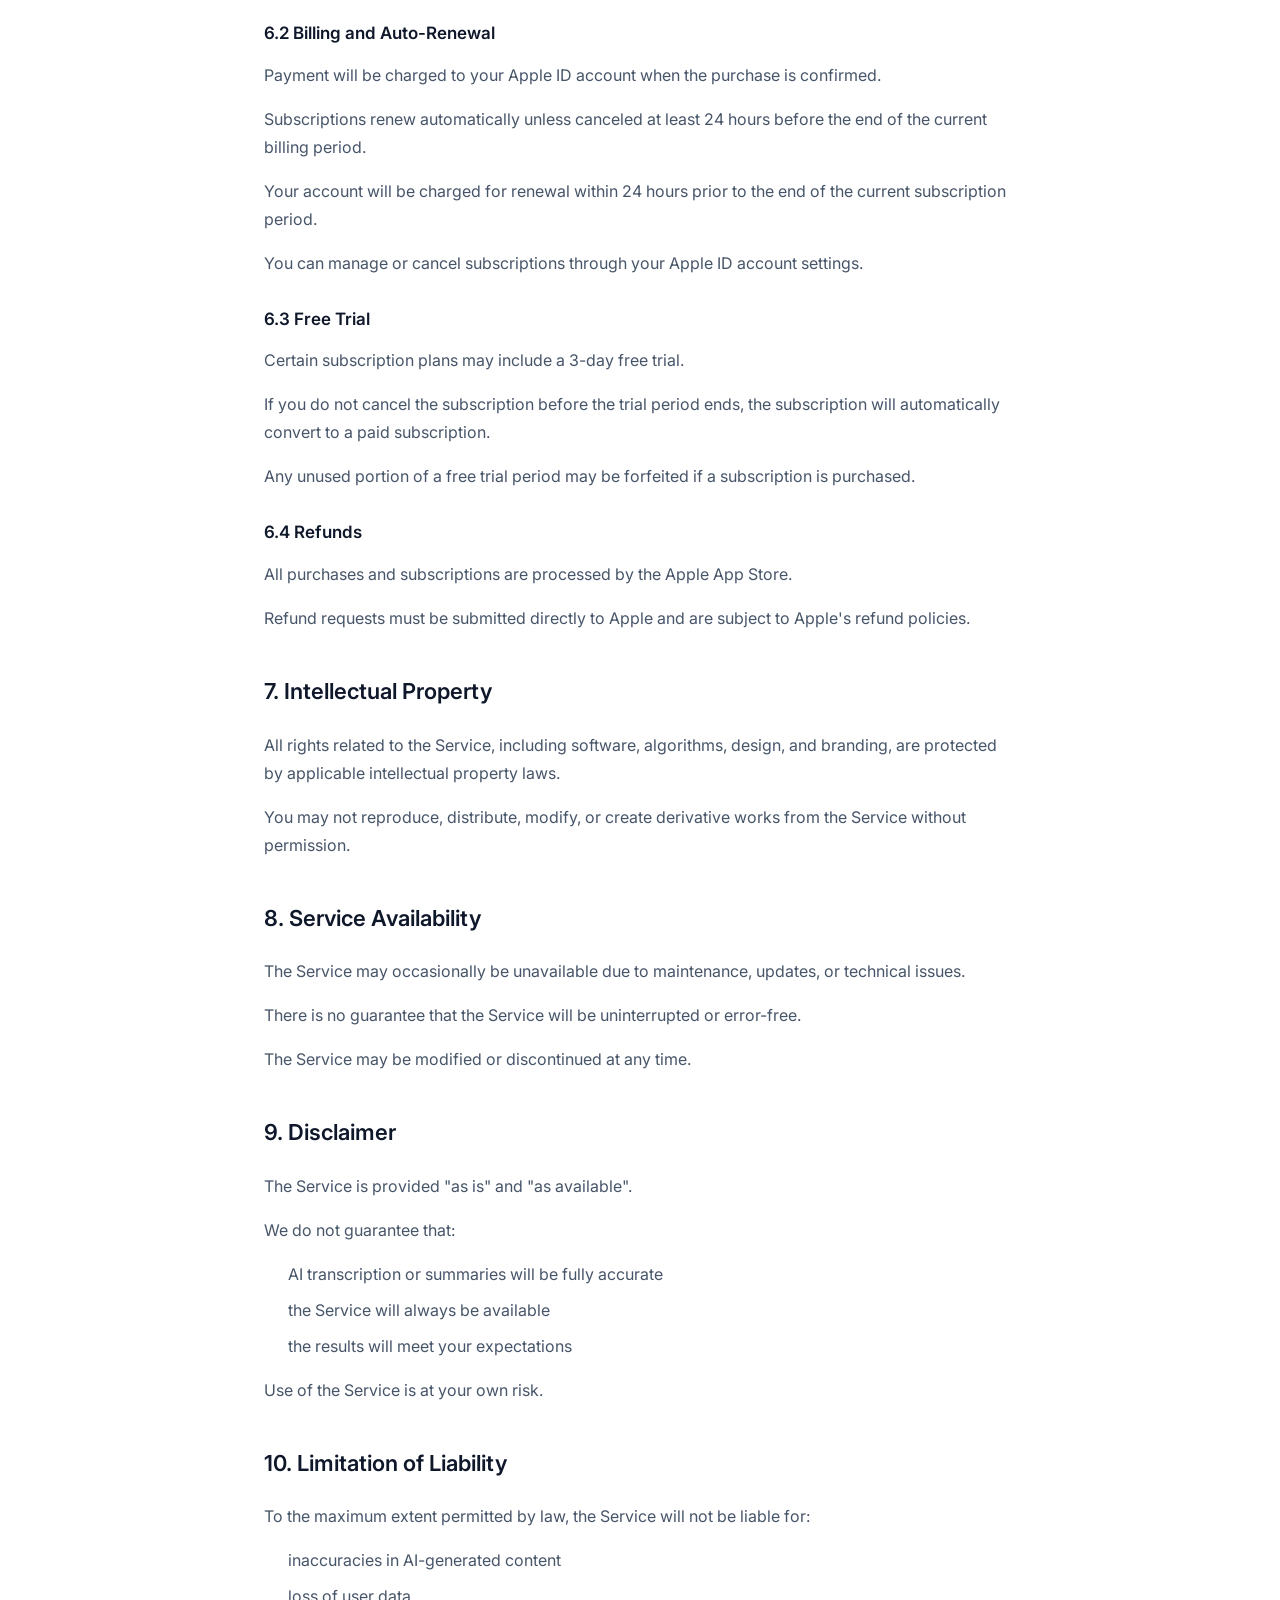
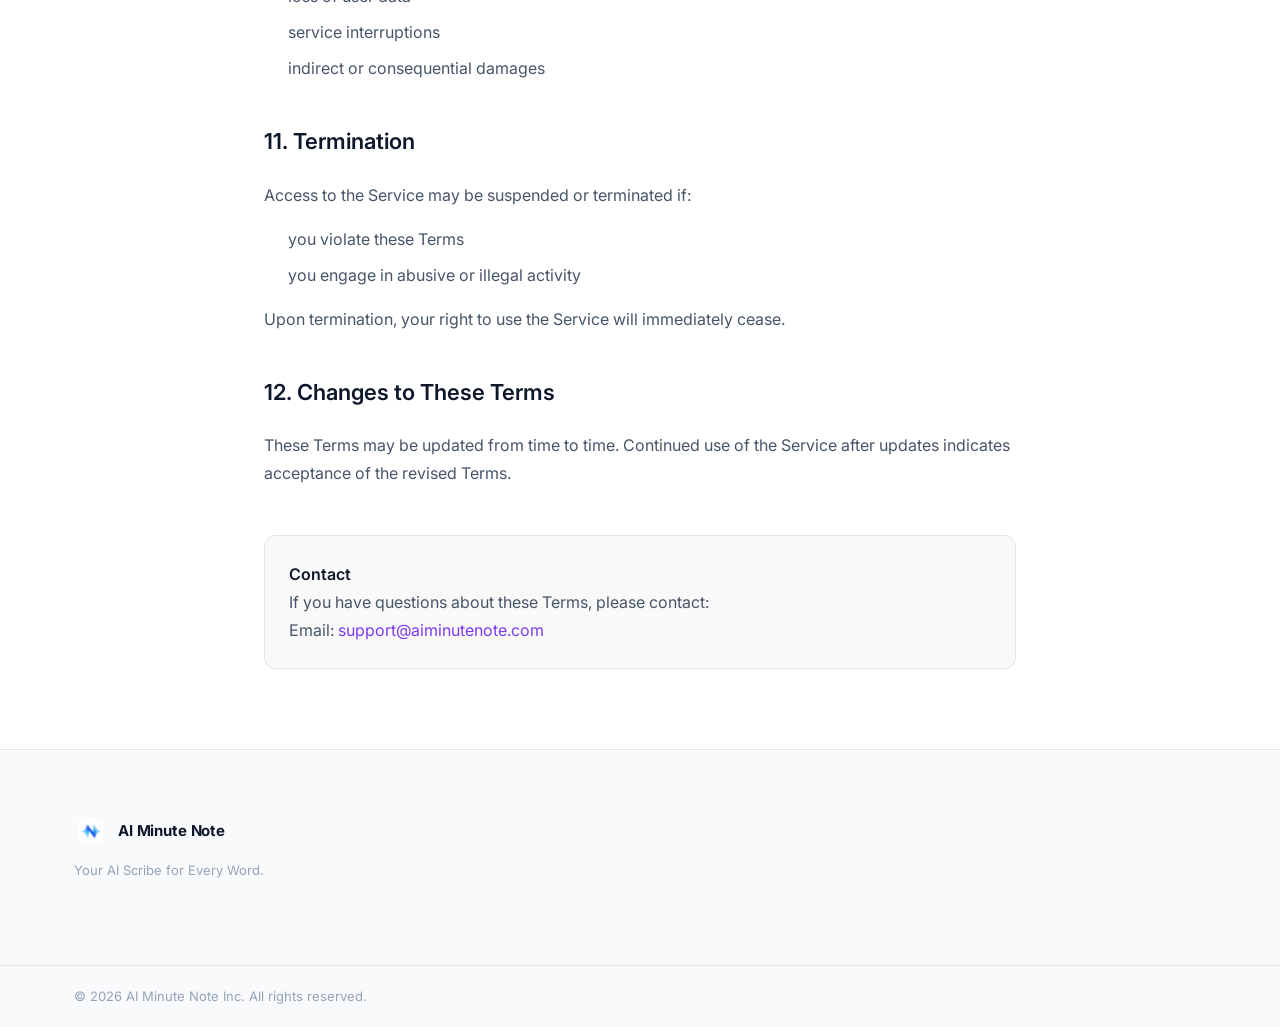
<file: policy/terms-of-service.html>
<!DOCTYPE html>
<html lang="en">
<head>
  <meta charset="UTF-8" />
  <meta name="viewport" content="width=device-width, initial-scale=1.0" />
  <title>Terms of Service — AI Minute Note</title>
  <meta name="description" content="Terms of Service for AI Minute Note - Smart Notebook. Read our terms and conditions." />
  <link rel="preconnect" href="https://fonts.googleapis.com" />
  <link rel="preconnect" href="https://fonts.gstatic.com" crossorigin />
  <link href="https://fonts.googleapis.com/css2?family=Inter:wght@300;400;500;600;700;800&display=swap" rel="stylesheet" />
  <link rel="stylesheet" href="../css/style.css" />
  <style>
    .policy-page {
      padding: 120px 0 80px;
      min-height: 100vh;
      background: var(--bg);
    }
    .policy-container {
      max-width: 800px;
      margin: 0 auto;
      padding: 0 24px;
    }
    .policy-header {
      margin-bottom: 48px;
      padding-bottom: 32px;
      border-bottom: 1px solid var(--border);
    }
    .policy-header h1 {
      font-size: 40px;
      font-weight: 700;
      color: var(--text-1);
      margin-bottom: 12px;
    }
    .policy-header .effective-date {
      color: var(--text-3);
      font-size: 15px;
    }
    .policy-content {
      color: var(--text-2);
      font-size: 16px;
      line-height: 1.75;
    }
    .policy-content h2 {
      font-size: 22px;
      font-weight: 600;
      color: var(--text-1);
      margin: 40px 0 20px;
    }
    .policy-content h3 {
      font-size: 17px;
      font-weight: 600;
      color: var(--text-1);
      margin: 28px 0 12px;
    }
    .policy-content p {
      margin-bottom: 16px;
    }
    .policy-content ul, .policy-content ol {
      margin: 16px 0;
      padding-left: 24px;
    }
    .policy-content li {
      margin-bottom: 8px;
    }
    .policy-content strong {
      color: var(--text-1);
      font-weight: 600;
    }
    .policy-contact {
      margin-top: 48px;
      padding: 24px;
      background: var(--bg-card);
      border: 1px solid var(--border);
      border-radius: 12px;
    }
    .policy-contact p {
      margin: 0;
    }
    .policy-contact a {
      color: var(--purple);
      text-decoration: none;
    }
    .policy-contact a:hover {
      text-decoration: underline;
    }
    .back-link {
      display: inline-flex;
      align-items: center;
      gap: 8px;
      color: var(--purple);
      font-weight: 500;
      margin-bottom: 32px;
      text-decoration: none;
    }
    .back-link:hover {
      text-decoration: underline;
    }
  </style>
</head>
<body>

  <nav class="nav scrolled" id="nav">
    <div class="container nav-inner">
      <a href="../index.html" class="nav-logo">
        <div class="logo-icon">
          <img src="../assets/logo.png" alt="AI Minute Note Logo" width="26" height="26" style="display:block;border-radius:4px;" />
        </div>
        <span>AI Minute Note</span>
      </a>
      <ul class="nav-links">
        <li><a href="index.html#features">Features</a></li>
        <li><a href="index.html#blog">Blog</a></li>
        <li><a href="index.html#about">About</a></li>
        <li><a href="feedback.html">Feedback</a></li>
      </ul>
      <div class="nav-cta">
        <a href="https://apps.apple.com/us/app/ai-minute-note-smart-notebook/id6752681926" target="_blank" rel="noopener" class="btn btn-primary">
          Download Free
        </a>
      </div>
    </div>
  </nav>

  <main class="policy-page">
    <div class="policy-container">
      <a href="../index.html" class="back-link">
        <svg width="16" height="16" viewBox="0 0 24 24" fill="none" stroke="currentColor" stroke-width="2"><path d="M19 12H5M12 19l-7-7 7-7"/></svg>
        Back to Home
      </a>
      
      <div class="policy-header">
        <h1>Terms of Service</h1>
        <p class="effective-date">Last updated: March 2026</p>
      </div>

      <div class="policy-content">
        <p>These Terms of Service ("Terms") govern your access to and use of the AI Minute Note: Smart Notebook application and related services (collectively, the "Service").</p>
        <p>By downloading, accessing, or using the Service, you agree to be bound by these Terms. If you do not agree with these Terms, please discontinue use of the Service.</p>

        <h2>1. Description of the Service</h2>
        <p>AI Minute Note: Smart Notebook is an AI-powered note-taking and summarization application that allows users to:</p>
        <ul>
          <li>Record audio notes</li>
          <li>Upload audio or document files</li>
          <li>Convert speech into text</li>
          <li>Generate AI-powered summaries and structured notes</li>
        </ul>
        <p>The Service uses artificial intelligence technologies to process user content and generate summaries and insights.</p>

        <h2>2. Account and Login</h2>
        <p>Certain features of the Service may require users to sign in using supported authentication methods such as:</p>
        <ul>
          <li>Sign in with Apple</li>
          <li>Google Sign-In</li>
        </ul>
        <p>You are responsible for maintaining the security of your account and for all activities that occur under your account.</p>
        <p>You agree to provide accurate and current information when accessing the Service.</p>

        <h2>3. User Content</h2>
        
        <h3>3.1 Content You Provide</h3>
        <p>When using the Service, you may upload or submit content including but not limited to:</p>
        <ul>
          <li>Audio recordings</li>
          <li>Files</li>
          <li>Text inputs</li>
        </ul>
        <p>("User Content")</p>
        <p>You retain ownership of your User Content.</p>
        <p>By submitting content, you grant the Service a limited license to process, store, and analyze your content solely for the purpose of providing the Service.</p>
        <p>You confirm that:</p>
        <ul>
          <li>You have the legal right to upload the content</li>
          <li>Your content does not violate the rights of any third party</li>
        </ul>

        <h3>3.2 AI Generated Content</h3>
        <p>The Service generates summaries, notes, and other outputs using artificial intelligence technologies.</p>
        <p>You acknowledge that:</p>
        <ul>
          <li>AI-generated results may not always be accurate or complete</li>
          <li>Generated content is provided for informational purposes only</li>
          <li>AI output should not be considered professional advice</li>
        </ul>
        <p>Users are responsible for reviewing and verifying AI-generated results before relying on them.</p>

        <h2>4. Third-Party Services</h2>
        <p>To provide certain features, the Service integrates third-party technologies including:</p>
        <ul>
          <li>AssemblyAI for speech-to-text transcription</li>
          <li>Google Gemini AI models for AI-powered summarization and analysis</li>
          <li>Apple Sign-In and Google Sign-In for authentication services</li>
        </ul>
        <p>Your content may be transmitted to these services solely for the purpose of providing functionality.</p>
        <p>These third-party services operate under their own privacy policies and terms.</p>

        <h2>5. Acceptable Use</h2>
        <p>You agree not to use the Service to:</p>
        <ul>
          <li>Upload illegal, harmful, or infringing content</li>
          <li>Upload malware, viruses, or malicious code</li>
          <li>Attempt to reverse engineer or copy the Service</li>
          <li>Use automated tools such as bots or scripts to access the Service</li>
          <li>Share or resell access to the Service</li>
          <li>Use the Service for unlawful purposes</li>
        </ul>
        <p>Violation of these rules may result in suspension or termination of your access.</p>

        <h2>6. Subscriptions and Payments</h2>
        
        <h3>6.1 Subscription Plans</h3>
        <p>AI Minute Note: Smart Notebook offers optional auto-renewable subscriptions that unlock premium features.</p>
        <p>Available plans may include:</p>
        <ul>
          <li>Weekly Subscription — $9.99 per week</li>
          <li>Yearly Subscription — $99.99 per year after a 3-day free trial</li>
        </ul>
        <p>Prices may vary depending on your region and will be shown in the App Store before purchase.</p>

        <h3>6.2 Billing and Auto-Renewal</h3>
        <p>Payment will be charged to your Apple ID account when the purchase is confirmed.</p>
        <p>Subscriptions renew automatically unless canceled at least 24 hours before the end of the current billing period.</p>
        <p>Your account will be charged for renewal within 24 hours prior to the end of the current subscription period.</p>
        <p>You can manage or cancel subscriptions through your Apple ID account settings.</p>

        <h3>6.3 Free Trial</h3>
        <p>Certain subscription plans may include a 3-day free trial.</p>
        <p>If you do not cancel the subscription before the trial period ends, the subscription will automatically convert to a paid subscription.</p>
        <p>Any unused portion of a free trial period may be forfeited if a subscription is purchased.</p>

        <h3>6.4 Refunds</h3>
        <p>All purchases and subscriptions are processed by the Apple App Store.</p>
        <p>Refund requests must be submitted directly to Apple and are subject to Apple's refund policies.</p>

        <h2>7. Intellectual Property</h2>
        <p>All rights related to the Service, including software, algorithms, design, and branding, are protected by applicable intellectual property laws.</p>
        <p>You may not reproduce, distribute, modify, or create derivative works from the Service without permission.</p>

        <h2>8. Service Availability</h2>
        <p>The Service may occasionally be unavailable due to maintenance, updates, or technical issues.</p>
        <p>There is no guarantee that the Service will be uninterrupted or error-free.</p>
        <p>The Service may be modified or discontinued at any time.</p>

        <h2>9. Disclaimer</h2>
        <p>The Service is provided "as is" and "as available".</p>
        <p>We do not guarantee that:</p>
        <ul>
          <li>AI transcription or summaries will be fully accurate</li>
          <li>the Service will always be available</li>
          <li>the results will meet your expectations</li>
        </ul>
        <p>Use of the Service is at your own risk.</p>

        <h2>10. Limitation of Liability</h2>
        <p>To the maximum extent permitted by law, the Service will not be liable for:</p>
        <ul>
          <li>inaccuracies in AI-generated content</li>
          <li>loss of user data</li>
          <li>service interruptions</li>
          <li>indirect or consequential damages</li>
        </ul>

        <h2>11. Termination</h2>
        <p>Access to the Service may be suspended or terminated if:</p>
        <ul>
          <li>you violate these Terms</li>
          <li>you engage in abusive or illegal activity</li>
        </ul>
        <p>Upon termination, your right to use the Service will immediately cease.</p>

        <h2>12. Changes to These Terms</h2>
        <p>These Terms may be updated from time to time. Continued use of the Service after updates indicates acceptance of the revised Terms.</p>

        <div class="policy-contact">
          <p><strong>Contact</strong></p>
          <p>If you have questions about these Terms, please contact:</p>
          <p>Email: <a href="mailto:support@aiminutenote.com">support@aiminutenote.com</a></p>
        </div>
      </div>
    </div>
  </main>

  <footer class="footer">
    <div class="container footer-inner">
      <div class="footer-brand">
        <a href="../index.html" class="nav-logo footer-logo">
          <div class="logo-icon">
            <img src="../assets/logo.png" alt="AI Minute Note Logo" width="24" height="24" style="display:block;border-radius:4px;" />
          </div>
          <span>AI Minute Note</span>
        </a>
        <p class="footer-tagline">Your AI Scribe for Every Word.</p>
      </div>
    </div>
    <div class="footer-bottom">
      <div class="container footer-bottom-inner">
        <span>&copy; 2026 AI Minute Note Inc. All rights reserved.</span>
      </div>
    </div>
  </footer>

</body>
</html>
</file>
<file: css/style.css>
/* ============================================================
   AI Minute Note — Landing Page Styles
   ============================================================ */

/* === RESET & BASE === */
*, *::before, *::after { box-sizing: border-box; margin: 0; padding: 0; }

:root {
  --bg:           #FFFFFF;
  --bg-surface:   #F8FAFC;
  --bg-card:      rgba(0,0,0,0.025);
  --bg-card-h:    rgba(0,0,0,0.05);
  --border:       rgba(0,0,0,0.08);
  --border-h:     rgba(0,0,0,0.16);
  --text-1:       #0F172A;
  --text-2:       #475569;
  --text-3:       #94A3B8;
  --purple:       #7C3AED;
  --purple-light: #6D28D9;
  --cyan:         #0891B2;
  --teal:         #059669;
  --blue:         #2563EB;
  --amber:        #D97706;
  --radius-sm:    10px;
  --radius-md:    16px;
  --radius-lg:    24px;
  --radius-xl:    32px;
  --shadow-card:  0 0 0 1px var(--border), 0 4px 24px rgba(0,0,0,0.06);
  --shadow-glow:  0 0 60px rgba(124,58,237,0.1);
  --transition:   0.25s cubic-bezier(0.4,0,0.2,1);
  --font:         'Inter', system-ui, -apple-system, sans-serif;
  --font-display: 'Inter', system-ui, -apple-system, sans-serif;
}

html { scroll-behavior: smooth; -webkit-font-smoothing: antialiased; }

body {
  background: var(--bg);
  color: var(--text-1);
  font-family: var(--font);
  font-size: 16px;
  line-height: 1.6;
  overflow-x: hidden;
}

a { text-decoration: none; color: inherit; }
ul { list-style: none; }
img { display: block; max-width: 100%; }

/* === LAYOUT === */
.container {
  width: 100%;
  max-width: 1180px;
  margin: 0 auto;
  padding: 0 24px;
}

/* === TYPOGRAPHY === */
.gradient-text {
  background: linear-gradient(135deg, var(--purple-light) 0%, var(--cyan) 100%);
  -webkit-background-clip: text;
  -webkit-text-fill-color: transparent;
  background-clip: text;
}

.section-tag {
  display: inline-flex;
  align-items: center;
  gap: 8px;
  font-size: 12px;
  font-weight: 600;
  letter-spacing: 0.1em;
  text-transform: uppercase;
  color: var(--purple);
  background: rgba(124,58,237,0.08);
  border: 1px solid rgba(124,58,237,0.18);
  padding: 6px 14px;
  border-radius: 100px;
  margin-bottom: 20px;
}

.section-title {
  font-family: var(--font-display);
  font-size: clamp(32px, 4vw, 52px);
  font-weight: 700;
  line-height: 1.15;
  letter-spacing: -0.02em;
  color: var(--text-1);
  margin-bottom: 16px;
}

.section-sub {
  font-size: 17px;
  color: var(--text-2);
  max-width: 520px;
  line-height: 1.7;
}

.section-header {
  text-align: center;
  margin-bottom: 64px;
  display: flex;
  flex-direction: column;
  align-items: center;
}

/* === BUTTONS === */
.btn {
  display: inline-flex;
  align-items: center;
  gap: 8px;
  padding: 10px 20px;
  border-radius: var(--radius-sm);
  font-size: 14px;
  font-weight: 600;
  cursor: pointer;
  transition: var(--transition);
  white-space: nowrap;
  border: none;
}

.btn-ghost {
  color: var(--text-2);
  background: transparent;
}
.btn-ghost:hover { color: var(--text-1); }

.btn-primary {
  background: linear-gradient(135deg, var(--purple), #5B21B6);
  color: #fff;
  box-shadow: 0 4px 20px rgba(124,58,237,0.28);
}
.btn-primary:hover {
  transform: translateY(-1px);
  box-shadow: 0 8px 28px rgba(124,58,237,0.38);
}
.btn-primary:active { transform: translateY(0); }

/* === APP STORE BUTTON === */
.app-store-btn {
  display: inline-flex;
  align-items: center;
  gap: 12px;
  background: #000;
  border: 1px solid rgba(255,255,255,0.18);
  border-radius: var(--radius-sm);
  padding: 12px 20px;
  cursor: pointer;
  transition: var(--transition);
  color: #fff;
}
.app-store-btn:hover {
  background: #1a1a1a;
  border-color: rgba(255,255,255,0.3);
  transform: translateY(-2px);
  box-shadow: 0 12px 32px rgba(0,0,0,0.5);
}
.apple-icon { flex-shrink: 0; }
.btn-text-block { display: flex; flex-direction: column; line-height: 1.2; }
.download-label { font-size: 11px; color: rgba(255,255,255,0.7); font-weight: 400; }
.store-label { font-size: 18px; font-weight: 700; letter-spacing: -0.01em; }

.app-store-lg .store-label { font-size: 22px; }

/* === SCROLL REVEAL === */
.reveal {
  opacity: 0;
  transform: translateY(28px);
  transition: opacity 0.7s cubic-bezier(0.4,0,0.2,1),
              transform 0.7s cubic-bezier(0.4,0,0.2,1);
}
.reveal.visible {
  opacity: 1;
  transform: translateY(0);
}
.reveal-delay  { transition-delay: 0.15s; }
.reveal-delay-2 { transition-delay: 0.3s; }

/* ============================================================
   NAV
   ============================================================ */
.nav {
  position: fixed;
  top: 0;
  left: 0;
  right: 0;
  z-index: 100;
  transition: background var(--transition), border-color var(--transition), box-shadow var(--transition);
  border-bottom: 1px solid transparent;
}
.nav.scrolled {
  background: rgba(255,255,255,0.88);
  backdrop-filter: blur(20px);
  -webkit-backdrop-filter: blur(20px);
  border-bottom-color: var(--border);
  box-shadow: 0 4px 24px rgba(0,0,0,0.07);
}

.nav-inner {
  display: flex;
  align-items: center;
  height: 68px;
  gap: 40px;
}

.nav-logo {
  display: flex;
  align-items: center;
  gap: 10px;
  font-weight: 700;
  font-size: 15px;
  letter-spacing: -0.01em;
  flex-shrink: 0;
}
.logo-icon {
  width: 34px; height: 34px;
  background: transparent;
  border: none;
  border-radius: 9px;
  display: flex; align-items: center; justify-content: center;
  overflow: hidden;
}

.nav-links {
  display: flex;
  align-items: center;
  gap: 4px;
  flex: 1;
}
.nav-links a {
  font-size: 14px;
  color: var(--text-2);
  padding: 6px 14px;
  border-radius: 8px;
  transition: var(--transition);
}
.nav-links a:hover { color: var(--text-1); background: var(--bg-card); }

.nav-cta {
  display: flex;
  align-items: center;
  gap: 8px;
  margin-left: auto;
}

.nav-hamburger {
  display: none;
  flex-direction: column;
  gap: 5px;
  background: none;
  border: none;
  cursor: pointer;
  padding: 8px;
  margin-left: auto;
}
.nav-hamburger span {
  display: block;
  width: 22px;
  height: 2px;
  background: var(--text-2);
  border-radius: 2px;
  transition: var(--transition);
}

.nav-mobile {
  display: none;
  flex-direction: column;
  gap: 4px;
  padding: 12px 24px 16px;
  background: rgba(255,255,255,0.96);
  backdrop-filter: blur(20px);
  border-bottom: 1px solid var(--border);
}
.nav-mobile a {
  font-size: 15px;
  color: var(--text-2);
  padding: 10px 12px;
  border-radius: 8px;
  transition: var(--transition);
}
.nav-mobile a:hover { color: var(--text-1); background: var(--bg-card); }
.nav-mobile.open { display: flex; }

/* ============================================================
   HERO
   ============================================================ */
.hero {
  position: relative;
  min-height: 100vh;
  display: flex;
  align-items: center;
  padding: 120px 0 80px;
  overflow: hidden;
}

/* Background effects */
.hero-bg {
  position: absolute;
  inset: 0;
  pointer-events: none;
  z-index: 0;
}
.orb {
  position: absolute;
  border-radius: 50%;
  filter: blur(100px);
  opacity: 0.5;
}
.orb-purple {
  width: 600px; height: 600px;
  background: radial-gradient(circle, rgba(124,58,237,0.12) 0%, transparent 70%);
  top: -200px; left: -100px;
  animation: orbFloat 8s ease-in-out infinite;
}
.orb-blue {
  width: 500px; height: 500px;
  background: radial-gradient(circle, rgba(37,99,235,0.1) 0%, transparent 70%);
  top: 0; right: 0;
  animation: orbFloat 10s ease-in-out infinite reverse;
}
.orb-teal {
  width: 400px; height: 400px;
  background: radial-gradient(circle, rgba(8,145,178,0.1) 0%, transparent 70%);
  bottom: 0; right: 20%;
  animation: orbFloat 12s ease-in-out infinite;
}
@keyframes orbFloat {
  0%, 100% { transform: translateY(0) scale(1); }
  50%       { transform: translateY(-30px) scale(1.05); }
}

.noise-overlay {
  position: absolute;
  inset: 0;
  background-image: url("data:image/svg+xml,%3Csvg viewBox='0 0 256 256' xmlns='http://www.w3.org/2000/svg'%3E%3Cfilter id='noise'%3E%3CfeTurbulence type='fractalNoise' baseFrequency='0.9' numOctaves='4' stitchTiles='stitch'/%3E%3C/filter%3E%3Crect width='100%25' height='100%25' filter='url(%23noise)' opacity='1'/%3E%3C/svg%3E");
  opacity: 0.03;
}

.grid-overlay {
  position: absolute;
  inset: 0;
  background-image:
    linear-gradient(rgba(0,0,0,0.04) 1px, transparent 1px),
    linear-gradient(90deg, rgba(0,0,0,0.04) 1px, transparent 1px);
  background-size: 60px 60px;
  mask-image: radial-gradient(ellipse 80% 80% at 50% 50%, black 0%, transparent 100%);
}

/* Hero grid layout */
.hero-grid {
  position: relative;
  z-index: 1;
  display: grid;
  grid-template-columns: 1fr 1fr;
  align-items: center;
  gap: 80px;
}

/* Left copy */
.hero-copy { max-width: 560px; }

.hero-badge {
  display: inline-flex;
  align-items: center;
  gap: 10px;
  background: rgba(124,58,237,0.07);
  border: 1px solid rgba(124,58,237,0.18);
  border-radius: 100px;
  padding: 6px 16px 6px 10px;
  font-size: 13px;
  font-weight: 500;
  color: var(--purple);
  margin-bottom: 28px;
}
.badge-pulse {
  width: 8px; height: 8px;
  background: var(--purple);
  border-radius: 50%;
  box-shadow: 0 0 0 0 rgba(139,92,246,0.6);
  animation: pulse 2s infinite;
}
@keyframes pulse {
  0%   { box-shadow: 0 0 0 0 rgba(139,92,246,0.6); }
  70%  { box-shadow: 0 0 0 8px rgba(139,92,246,0); }
  100% { box-shadow: 0 0 0 0 rgba(139,92,246,0); }
}

.hero-headline {
  font-family: var(--font-display);
  font-size: clamp(44px, 5.5vw, 72px);
  font-weight: 800;
  line-height: 1.05;
  letter-spacing: -0.03em;
  color: var(--text-1);
  margin-bottom: 22px;
}

.hero-sub {
  font-size: 18px;
  color: var(--text-2);
  line-height: 1.75;
  margin-bottom: 40px;
}

/* CTA Group */
.hero-cta-group {
  display: flex;
  align-items: center;
  gap: 16px;
  flex-wrap: wrap;
  margin-bottom: 48px;
}

/* QR code trigger + popup */
.qr-wrapper { position: relative; }

.qr-trigger {
  display: inline-flex;
  align-items: center;
  gap: 8px;
  padding: 12px 18px;
  border-radius: var(--radius-sm);
  font-size: 14px;
  font-weight: 500;
  color: var(--purple);
  background: transparent;
  border: none;
  cursor: pointer;
  transition: var(--transition);
  font-family: var(--font);
  text-decoration: underline;
}
.qr-trigger:hover { color: var(--purple-light); }

.qr-popup {
  position: absolute;
  top: calc(100% + 12px);
  left: 50%;
  transform: translateX(-50%) scale(0.92) translateY(-8px);
  opacity: 0;
  pointer-events: none;
  transition: opacity 0.2s ease, transform 0.2s ease;
  z-index: 9999;
}
.qr-trigger:hover + .qr-popup,
.qr-trigger:focus + .qr-popup,
.qr-popup:hover,
.qr-popup.open {
  opacity: 1;
  pointer-events: auto;
  transform: translateX(-50%) scale(1) translateY(0);
}

.qr-popup-inner {
  background: #FFFFFF;
  border: 1px solid var(--border);
  border-radius: var(--radius-md);
  padding: 20px;
  text-align: center;
  box-shadow: 0 24px 64px rgba(0,0,0,0.12), 0 0 0 1px rgba(0,0,0,0.04);
  min-width: 200px;
}
.qr-popup-inner::before {
  content: '';
  position: absolute;
  top: -6px;
  left: 50%;
  transform: translateX(-50%) rotate(45deg);
  width: 12px; height: 12px;
  background: #FFFFFF;
  border-top: 1px solid var(--border);
  border-left: 1px solid var(--border);
}

.qr-title { font-size: 13px; font-weight: 600; color: var(--text-1); margin-bottom: 12px; }
.qr-code-wrap {
  background: #F8FAFC;
  border-radius: 12px;
  padding: 12px;
  display: inline-block;
  border: 1px solid var(--border);
}
.qr-code-wrap img {
  width: 120px;
  height: auto;
  display: block;
}
.qr-hint { font-size: 11px; color: var(--text-3); margin-top: 10px; }

/* Stats */
.hero-stats {
  display: flex;
  align-items: center;
  gap: 24px;
}
.stat-item { display: flex; flex-direction: column; }
.stat-val {
  font-size: 24px;
  font-weight: 800;
  letter-spacing: -0.02em;
  color: var(--text-1);
}
.stat-lbl { font-size: 12px; color: var(--text-3); font-weight: 500; }
.stat-sep {
  width: 1px;
  height: 32px;
  background: var(--border);
}

/* ============================================================
   IPHONE 16 PRO MOCKUP
   ============================================================ */
.hero-visual {
  display: flex;
  justify-content: center;
  align-items: center;
}

.phone-scene { position: relative; }

.phone-glow {
  position: absolute;
  bottom: -40px;
  left: 50%;
  transform: translateX(-50%);
  width: 200px; height: 60px;
  background: radial-gradient(ellipse, rgba(124,58,237,0.25) 0%, transparent 70%);
  filter: blur(20px);
}

.iphone-16pro {
  animation: phoneFloat 6s ease-in-out infinite;
}
@keyframes phoneFloat {
  0%, 100% { transform: translateY(0) rotate(-1deg); }
  50%       { transform: translateY(-16px) rotate(1deg); }
}

.iphone-frame {
  position: relative;
  width: 280px;
  height: 580px;
  background: linear-gradient(160deg, #2A2A2E 0%, #1C1C1F 40%, #141416 100%);
  border-radius: 48px;
  box-shadow:
    0 0 0 1px rgba(255,255,255,0.12),
    0 0 0 2px rgba(0,0,0,0.8),
    inset 0 0 0 1px rgba(255,255,255,0.06),
    0 40px 120px rgba(0,0,0,0.8),
    0 0 80px rgba(139,92,246,0.2);
  overflow: visible;
}

/* Side buttons */
.btn-action {
  position: absolute;
  left: -3px; top: 110px;
  width: 3px; height: 32px;
  background: linear-gradient(180deg, #3a3a3e, #2a2a2e);
  border-radius: 2px 0 0 2px;
}
.btn-vol {
  position: absolute;
  left: -3px;
  width: 3px; height: 52px;
  background: linear-gradient(180deg, #3a3a3e, #2a2a2e);
  border-radius: 2px 0 0 2px;
}
.btn-vol-up { top: 164px; }
.btn-vol-dn { top: 228px; }
.btn-power {
  position: absolute;
  right: -3px; top: 180px;
  width: 3px; height: 70px;
  background: linear-gradient(180deg, #3a3a3e, #2a2a2e);
  border-radius: 0 2px 2px 0;
}
.iphone-bottom-bar {
  position: absolute;
  bottom: 12px;
  left: 50%;
  transform: translateX(-50%);
  width: 100px; height: 4px;
  background: rgba(255,255,255,0.2);
  border-radius: 2px;
  z-index: 10;
}

.iphone-screen {
  position: absolute;
  inset: 8px;
  background: #09090B;
  border-radius: 41px;
  overflow: hidden;
  display: flex;
  flex-direction: column;
}

/* Dynamic Island */
.dynamic-island {
  position: absolute;
  top: 12px;
  left: 50%;
  transform: translateX(-50%);
  width: 100px; height: 30px;
  background: #000;
  border-radius: 20px;
  z-index: 20;
  box-shadow: 0 0 0 1px rgba(255,255,255,0.06);
}

/* Status bar */
.status-bar {
  display: flex;
  align-items: center;
  justify-content: space-between;
  padding: 16px 20px 0;
  position: relative;
  z-index: 10;
  flex-shrink: 0;
  height: 50px;
}
.time { font-size: 13px; font-weight: 700; letter-spacing: -0.02em; }
.status-icons { display: flex; align-items: center; gap: 6px; }
.battery-icon {
  width: 22px; height: 12px;
  border: 1.5px solid rgba(255,255,255,0.6);
  border-radius: 3px;
  position: relative;
  display: flex;
  align-items: center;
  padding: 2px;
}
.battery-icon::after {
  content: '';
  position: absolute;
  right: -5px; top: 50%; transform: translateY(-50%);
  width: 3px; height: 6px;
  background: rgba(255,255,255,0.6);
  border-radius: 0 2px 2px 0;
}
.battery-fill {
  width: 75%;
  height: 100%;
  background: #34C759;
  border-radius: 1px;
}

/* App content */
.app-screen {
  flex: 1;
  display: flex;
  flex-direction: column;
  padding: 10px 16px 20px;
  overflow: hidden;
  gap: 10px;
}

.app-header { flex-shrink: 0; }
.app-title-row { display: flex; align-items: center; justify-content: space-between; margin-bottom: 2px; }
.app-title { font-size: 15px; font-weight: 700; }
.rec-badge {
  display: flex;
  align-items: center;
  gap: 5px;
  font-size: 10px;
  font-weight: 700;
  color: #FF453A;
  background: rgba(255,69,58,0.12);
  padding: 3px 8px;
  border-radius: 6px;
  letter-spacing: 0.05em;
}
.rec-dot {
  width: 6px; height: 6px;
  background: #FF453A;
  border-radius: 50%;
  animation: recBlink 1.2s ease-in-out infinite;
}
@keyframes recBlink { 0%,100% { opacity:1; } 50% { opacity:0.2; } }
.app-subtitle { font-size: 11px; color: var(--text-3); }

/* Waveform */
.waveform {
  display: flex;
  align-items: center;
  gap: 3px;
  height: 40px;
  background: rgba(139,92,246,0.06);
  border-radius: 8px;
  padding: 6px 8px;
  flex-shrink: 0;
}
.wave-bar {
  flex: 1;
  height: var(--h);
  background: linear-gradient(180deg, var(--purple), var(--cyan));
  border-radius: 2px;
  opacity: 0.8;
  animation: waveAnim 0.8s ease-in-out infinite alternate;
  animation-delay: calc(var(--i, 0) * 0.05s);
}
.wave-bar:nth-child(1)  { --i:1; } .wave-bar:nth-child(2)  { --i:3; }
.wave-bar:nth-child(3)  { --i:2; } .wave-bar:nth-child(4)  { --i:5; }
.wave-bar:nth-child(5)  { --i:4; } .wave-bar:nth-child(6)  { --i:7; }
.wave-bar:nth-child(7)  { --i:6; } .wave-bar:nth-child(8)  { --i:9; }
.wave-bar:nth-child(9)  { --i:8; } .wave-bar:nth-child(10) { --i:11; }
.wave-bar:nth-child(11) { --i:10; }.wave-bar:nth-child(12) { --i:13; }
.wave-bar:nth-child(13) { --i:12; }.wave-bar:nth-child(14) { --i:15; }
.wave-bar:nth-child(15) { --i:14; }.wave-bar:nth-child(16) { --i:17; }
.wave-bar:nth-child(17) { --i:16; }.wave-bar:nth-child(18) { --i:19; }
.wave-bar:nth-child(19) { --i:18; }.wave-bar:nth-child(20) { --i:20; }
@keyframes waveAnim {
  from { transform: scaleY(0.4); }
  to   { transform: scaleY(1); }
}

/* Transcript */
.transcript-feed {
  flex: 1;
  display: flex;
  flex-direction: column;
  gap: 8px;
  overflow: hidden;
}
.transcript-line {
  display: flex;
  gap: 8px;
  align-items: flex-start;
}
.speaker-dot {
  width: 8px; height: 8px;
  border-radius: 50%;
  margin-top: 4px;
  flex-shrink: 0;
}
.line-content { flex: 1; min-width: 0; }
.speaker-name {
  font-size: 10px;
  font-weight: 700;
  color: var(--text-3);
  letter-spacing: 0.02em;
  display: block;
  margin-bottom: 1px;
}
.line-text {
  font-size: 11px;
  color: var(--text-2);
  line-height: 1.5;
}
.active-line .line-text { color: var(--text-1); }

.cursor-blink {
  animation: cursorBlink 1s step-end infinite;
  color: var(--purple-light);
  font-weight: 300;
}
@keyframes cursorBlink { 0%,100% { opacity:1; } 50% { opacity:0; } }

/* AI card */
.ai-card {
  background: rgba(139,92,246,0.08);
  border: 1px solid rgba(139,92,246,0.2);
  border-radius: 10px;
  padding: 10px;
  flex-shrink: 0;
}
.ai-card-header {
  display: flex;
  align-items: center;
  gap: 6px;
  margin-bottom: 6px;
  font-size: 10px;
  font-weight: 700;
  color: var(--purple-light);
}
.ai-icon {
  width: 20px; height: 20px;
  background: rgba(139,92,246,0.15);
  border-radius: 5px;
  display: flex; align-items: center; justify-content: center;
}
.ai-live {
  margin-left: auto;
  font-size: 9px;
  background: rgba(16,185,129,0.15);
  color: var(--teal);
  padding: 2px 6px;
  border-radius: 4px;
}
.ai-todos { display: flex; flex-direction: column; gap: 3px; }
.todo-item {
  display: flex;
  align-items: center;
  gap: 6px;
  font-size: 10px;
  color: var(--text-2);
}
.todo-check {
  font-size: 9px;
  color: var(--teal);
  flex-shrink: 0;
}
.todo-pending { color: var(--text-3); }

/* Floating cards */
.float-card {
  position: absolute;
  display: flex;
  align-items: center;
  gap: 10px;
  background: rgba(255,255,255,0.92);
  border: 1px solid var(--border);
  backdrop-filter: blur(20px);
  -webkit-backdrop-filter: blur(20px);
  border-radius: 14px;
  padding: 12px 16px;
  box-shadow: 0 8px 32px rgba(0,0,0,0.1);
  white-space: nowrap;
}
.fc-icon {
  width: 32px; height: 32px;
  border-radius: 8px;
  display: flex; align-items: center; justify-content: center;
  flex-shrink: 0;
}
.fc-icon-green { background: rgba(16,185,129,0.15); color: var(--teal); }
.fc-icon-purple { background: rgba(139,92,246,0.15); color: var(--purple-light); }
.fc-icon-blue { background: rgba(59,130,246,0.15); color: var(--blue); }
.fc-label { font-size: 10px; color: var(--text-3); font-weight: 500; }
.fc-value { font-size: 15px; font-weight: 800; color: var(--text-1); letter-spacing: -0.02em; }

.float-card-left {
  left: -90px;
  top: 20%;
  animation: floatLeft 7s ease-in-out infinite;
}
.float-card-right {
  right: -90px;
  top: 35%;
  animation: floatRight 8s ease-in-out infinite;
}
.float-card-bottom {
  bottom: 10%;
  right: -70px;
  animation: floatLeft 9s ease-in-out infinite reverse;
}
@keyframes floatLeft {
  0%,100% { transform: translateY(0) translateX(0); }
  50%      { transform: translateY(-10px) translateX(-5px); }
}
@keyframes floatRight {
  0%,100% { transform: translateY(0) translateX(0); }
  50%      { transform: translateY(10px) translateX(5px); }
}

/* ============================================================
   USE CASES
   ============================================================ */
.use-cases {
  padding: 120px 0;
  position: relative;
}

.use-cases-grid {
  display: grid;
  grid-template-columns: repeat(3, 1fr);
  gap: 20px;
}

.use-card {
  background: var(--bg-card);
  border: 1px solid var(--border);
  border-radius: var(--radius-lg);
  padding: 32px;
  transition: var(--transition);
  position: relative;
  overflow: hidden;
}
.use-card::before {
  content: '';
  position: absolute;
  inset: 0;
  background: linear-gradient(135deg, transparent 60%, rgba(139,92,246,0.05) 100%);
  pointer-events: none;
}
.use-card:hover {
  border-color: var(--border-h);
  background: var(--bg-card-h);
  transform: translateY(-4px);
  box-shadow: 0 20px 60px rgba(0,0,0,0.3);
}

.use-card-icon {
  width: 52px; height: 52px;
  background: var(--icon-bg);
  color: var(--icon-color);
  border-radius: 14px;
  display: flex; align-items: center; justify-content: center;
  margin-bottom: 20px;
  border: 1px solid rgba(255,255,255,0.06);
}

.use-card-tag {
  font-size: 11px;
  font-weight: 700;
  letter-spacing: 0.08em;
  text-transform: uppercase;
  color: var(--text-3);
  margin-bottom: 10px;
}

.use-card-title {
  font-size: 20px;
  font-weight: 700;
  line-height: 1.3;
  letter-spacing: -0.02em;
  color: var(--text-1);
  margin-bottom: 12px;
}

.use-card-desc {
  font-size: 14px;
  color: var(--text-2);
  line-height: 1.7;
  margin-bottom: 20px;
}

.use-card-features {
  display: flex;
  flex-wrap: wrap;
  gap: 6px;
  margin-bottom: 24px;
}
.use-feat {
  font-size: 11px;
  font-weight: 600;
  padding: 4px 10px;
  border-radius: 6px;
  background: rgba(255,255,255,0.05);
  color: var(--text-2);
  border: 1px solid var(--border);
}

/* Use case visuals */
.use-card-visual {
  height: 100px;
  position: relative;
  display: flex;
  align-items: center;
  justify-content: center;
}

/* Globe animation */
.global-visual { perspective: 300px; }
.globe-ring {
  position: absolute;
  border-radius: 50%;
  border: 1px solid rgba(139,92,246,0.2);
  animation: globeSpin linear infinite;
}
.ring-1 { width: 80px; height: 80px; animation-duration: 6s; }
.ring-2 { width: 110px; height: 110px; animation-duration: 10s; border-color: rgba(6,182,212,0.15); animation-direction: reverse; }
.ring-3 { width: 140px; height: 140px; animation-duration: 15s; border-color: rgba(59,130,246,0.1); }
@keyframes globeSpin {
  from { transform: rotate(0deg) rotateX(60deg); }
  to   { transform: rotate(360deg) rotateX(60deg); }
}

.city-dot {
  position: absolute;
  width: 8px; height: 8px;
  background: var(--purple);
  border-radius: 50%;
  box-shadow: 0 0 0 3px rgba(139,92,246,0.2);
}
.city-dot span {
  position: absolute;
  top: -18px;
  left: 50%;
  transform: translateX(-50%);
  font-size: 9px;
  color: var(--text-3);
  white-space: nowrap;
  font-weight: 600;
}

/* Document visual */
.doc-mock {
  background: rgba(255,255,255,0.04);
  border: 1px solid var(--border);
  border-radius: 8px;
  padding: 12px;
  width: 140px;
  display: flex;
  flex-direction: column;
  gap: 6px;
}
.doc-line {
  height: 6px;
  background: var(--border-h);
  border-radius: 3px;
}
.doc-heading { height: 9px; background: rgba(255,255,255,0.15); width: 90% !important; }
.doc-short  { width: 55%; }
.doc-full   { width: 95%; }
.doc-med    { width: 70%; }
.doc-check {
  display: flex;
  align-items: center;
  gap: 6px;
  font-size: 10px;
  color: var(--teal);
}

/* Mic visual */
.mic-anim { position: relative; display: flex; align-items: center; justify-content: center; }
.mic-body { position: relative; z-index: 1; }
.mic-wave {
  position: absolute;
  border-radius: 50%;
  border: 1px solid rgba(16,185,129,0.3);
  animation: micPulse 2s ease-out infinite;
  top: 50%; left: 50%;
  transform: translate(-50%,-50%);
}
.mw-1 { width: 60px; height: 60px; animation-delay: 0s; }
.mw-2 { width: 80px; height: 80px; animation-delay: 0.4s; }
.mw-3 { width: 100px; height: 100px; animation-delay: 0.8s; }
@keyframes micPulse {
  0%   { opacity: 0.8; transform: translate(-50%,-50%) scale(0.8); }
  100% { opacity: 0;   transform: translate(-50%,-50%) scale(1.4); }
}

/* ============================================================
   FEATURES — BENTO GRID
   ============================================================ */
.features {
  padding: 120px 0;
  position: relative;
}

.bento-grid {
  display: grid;
  grid-template-columns: repeat(3, 1fr);
  grid-template-rows: auto auto;
  gap: 16px;
}

.bento-card {
  background: var(--bg-card);
  border: 1px solid var(--border);
  border-radius: var(--radius-lg);
  padding: 32px;
  transition: var(--transition);
  position: relative;
  overflow: hidden;
}
.bento-card::after {
  content: '';
  position: absolute;
  top: 0; left: 0; right: 0;
  height: 1px;
  background: linear-gradient(90deg, transparent, rgba(255,255,255,0.1), transparent);
}
.bento-card:hover {
  border-color: var(--border-h);
  background: var(--bg-card-h);
  transform: translateY(-2px);
  box-shadow: 0 16px 48px rgba(0,0,0,0.3);
}

.bento-large { grid-column: span 2; }
.bento-medium { grid-column: span 1; }

/* Layout controlled via inline style on each card */

.bento-content { margin-bottom: 24px; }

.bento-icon {
  width: 44px; height: 44px;
  background: rgba(0,0,0,0.04);
  color: var(--c);
  border-radius: 12px;
  display: flex; align-items: center; justify-content: center;
  margin-bottom: 16px;
  border: 1px solid rgba(0,0,0,0.08);
  box-shadow: 0 0 24px rgba(124,58,237,0.06);
}

.bento-title {
  font-size: 22px;
  font-weight: 700;
  letter-spacing: -0.02em;
  color: var(--text-1);
  margin-bottom: 8px;
}

.bento-desc {
  font-size: 14px;
  color: var(--text-2);
  line-height: 1.7;
  margin-bottom: 16px;
}

.bento-tags {
  display: flex;
  flex-wrap: wrap;
  gap: 6px;
}
.bento-tags span {
  font-size: 11px;
  font-weight: 600;
  padding: 4px 10px;
  border-radius: 6px;
  background: rgba(255,255,255,0.05);
  color: var(--text-2);
  border: 1px solid var(--border);
}

/* Bento visuals */
.bento-visual {
  height: 90px;
  position: relative;
  display: flex;
  align-items: center;
}

/* Live transcript bars */
.live-transcript { display: flex; flex-direction: column; gap: 10px; width: 100%; }
.lt-line { display: flex; align-items: center; }
.lt-bar {
  height: 8px;
  background: rgba(139,92,246,0.2);
  border-radius: 4px;
  position: relative;
  overflow: hidden;
}
.lt-bar::after {
  content: '';
  position: absolute;
  top: 0; left: -100%;
  width: 60%;
  height: 100%;
  background: linear-gradient(90deg, transparent, rgba(139,92,246,0.5), transparent);
  animation: shimmer 2s infinite;
}
.lt-active {
  background: rgba(139,92,246,0.3);
}
.lt-cursor {
  width: 2px; height: 12px;
  background: var(--purple-light);
  margin-left: 6px;
  animation: cursorBlink 1s step-end infinite;
}
@keyframes shimmer {
  from { left: -100%; }
  to   { left: 200%; }
}

/* AI Insight visual */
.insight-visual { align-items: flex-start; padding-top: 8px; }
.insight-cards { display: flex; flex-direction: column; gap: 8px; width: 100%; }
.ic {
  display: flex;
  align-items: center;
  gap: 8px;
  font-size: 12px;
  font-weight: 500;
  color: var(--text-2);
  background: rgba(255,255,255,0.04);
  border: 1px solid var(--border);
  border-radius: 8px;
  padding: 7px 12px;
}
.ic-dot { width: 6px; height: 6px; border-radius: 50%; flex-shrink: 0; }

/* Speaker visual */
.speaker-visual { align-items: flex-start; padding-top: 8px; }
.speaker-lines { display: flex; flex-direction: column; gap: 8px; width: 100%; }
.sp-line { display: flex; align-items: center; gap: 8px; }
.sp-avatar {
  width: 22px; height: 22px;
  border-radius: 50%;
  display: flex; align-items: center; justify-content: center;
  font-size: 10px;
  font-weight: 700;
  color: #fff;
  flex-shrink: 0;
}
.sp-text-bar {
  height: 8px;
  background: rgba(255,255,255,0.08);
  border-radius: 4px;
}
.sp-active {
  background: linear-gradient(90deg, rgba(16,185,129,0.4), rgba(16,185,129,0.1));
  position: relative;
  overflow: hidden;
}
.sp-active::after {
  content: '';
  position: absolute;
  top: 0; left: -100%; width: 60%; height: 100%;
  background: linear-gradient(90deg, transparent, rgba(16,185,129,0.5), transparent);
  animation: shimmer 1.5s infinite;
}

/* Cloud Sync visual */
.sync-visual { justify-content: center; }
.device-icons {
  display: flex;
  align-items: center;
  gap: 12px;
}
.dev-icon {
  display: flex;
  align-items: center;
  justify-content: center;
  background: rgba(245,158,11,0.08);
  border: 1px solid rgba(245,158,11,0.2);
  border-radius: 10px;
  padding: 8px;
}
.sync-arrow {
  opacity: 0.6;
  animation: syncPulse 2s ease-in-out infinite;
}
@keyframes syncPulse { 0%,100% { opacity:0.3; } 50% { opacity:0.9; } }

/* ============================================================
   SECURITY & TRUST
   ============================================================ */
.security {
  padding: 120px 0;
  position: relative;
  overflow: hidden;
}

.sec-bg {
  position: absolute;
  inset: 0;
  pointer-events: none;
  z-index: 0;
}
.sec-orb {
  position: absolute;
  border-radius: 50%;
  filter: blur(100px);
}
.sec-orb-1 {
  width: 500px; height: 500px;
  background: radial-gradient(circle, rgba(124,58,237,0.1) 0%, transparent 70%);
  top: -100px; left: -150px;
  animation: orbFloat 10s ease-in-out infinite;
}
.sec-orb-2 {
  width: 400px; height: 400px;
  background: radial-gradient(circle, rgba(8,145,178,0.08) 0%, transparent 70%);
  bottom: -80px; right: -100px;
  animation: orbFloat 12s ease-in-out infinite reverse;
}
.sec-grid-lines {
  position: absolute;
  inset: 0;
  background-image:
    linear-gradient(rgba(124,58,237,0.04) 1px, transparent 1px),
    linear-gradient(90deg, rgba(124,58,237,0.04) 1px, transparent 1px);
  background-size: 80px 80px;
  mask-image: radial-gradient(ellipse 60% 50% at 50% 50%, black 0%, transparent 100%);
  -webkit-mask-image: radial-gradient(ellipse 60% 50% at 50% 50%, black 0%, transparent 100%);
}

/* ── Encryption Flow Animation ── */
.encrypt-visual {
  position: relative;
  z-index: 1;
  margin-bottom: 72px;
}

.encrypt-flow {
  display: flex;
  align-items: center;
  justify-content: center;
  gap: 0;
  padding: 48px 24px;
  background: linear-gradient(135deg, rgba(124,58,237,0.04) 0%, rgba(8,145,178,0.03) 100%);
  border: 1px solid rgba(124,58,237,0.12);
  border-radius: var(--radius-xl);
  position: relative;
  overflow: hidden;
}
.encrypt-flow::before {
  content: '';
  position: absolute;
  top: -1px; left: 15%; right: 15%;
  height: 1px;
  background: linear-gradient(90deg, transparent, rgba(124,58,237,0.3), transparent);
}

/* Left & Right data panels */
.encrypt-side {
  flex: 0 0 220px;
  display: flex;
  flex-direction: column;
  gap: 8px;
}
.encrypt-side-label {
  font-size: 11px;
  font-weight: 700;
  text-transform: uppercase;
  letter-spacing: 0.1em;
  margin-bottom: 8px;
  padding-left: 4px;
}
.encrypt-input .encrypt-side-label { color: var(--text-3); }
.encrypt-output .encrypt-side-label { color: var(--teal); }

.encrypt-data-stack {
  display: flex;
  flex-direction: column;
  gap: 8px;
}

.encrypt-data-line {
  display: flex;
  align-items: center;
  gap: 10px;
  background: #fff;
  border: 1px solid var(--border);
  border-radius: 10px;
  padding: 12px 14px;
  transition: var(--transition);
}
.encrypt-data-line:hover {
  border-color: var(--border-h);
  box-shadow: 0 4px 16px rgba(0,0,0,0.06);
}

.edl-icon {
  width: 28px; height: 28px;
  background: rgba(124,58,237,0.08);
  border-radius: 7px;
  display: flex; align-items: center; justify-content: center;
  color: var(--purple);
  flex-shrink: 0;
}
.encrypted-icon {
  background: rgba(16,185,129,0.1);
  color: var(--teal);
}

.edl-text {
  font-size: 13px;
  font-weight: 500;
  color: var(--text-2);
  white-space: nowrap;
  overflow: hidden;
  text-overflow: ellipsis;
}
.edl-cipher {
  font-family: 'SF Mono', 'Fira Code', 'Cascadia Code', monospace;
  font-size: 12px;
  color: var(--teal);
  letter-spacing: 0.05em;
}

.encrypt-data-line.encrypted {
  background: rgba(16,185,129,0.04);
  border-color: rgba(16,185,129,0.15);
}

/* Animation delays for data lines */
.edl-1 { animation: edlFadeIn 0.6s ease both 0.2s; }
.edl-2 { animation: edlFadeIn 0.6s ease both 0.4s; }
.edl-3 { animation: edlFadeIn 0.6s ease both 0.6s; }
.edl-4 { animation: edlFadeIn 0.6s ease both 1.0s; }
.edl-5 { animation: edlFadeIn 0.6s ease both 1.2s; }
.edl-6 { animation: edlFadeIn 0.6s ease both 1.4s; }
@keyframes edlFadeIn {
  from { opacity: 0; transform: translateY(8px); }
  to   { opacity: 1; transform: translateY(0); }
}

/* Data stream (connecting lines + particles) */
.encrypt-stream {
  position: relative;
  width: 80px;
  height: 120px;
  flex-shrink: 0;
  display: flex;
  align-items: center;
  justify-content: center;
}

.stream-line {
  position: absolute;
  top: 50%; left: 0; right: 0;
  height: 2px;
  background: linear-gradient(90deg, rgba(124,58,237,0.15), rgba(8,145,178,0.15));
  transform: translateY(-50%);
}
.encrypt-stream-out .stream-line {
  background: linear-gradient(90deg, rgba(8,145,178,0.15), rgba(16,185,129,0.15));
}

.stream-particle {
  position: absolute;
  width: 6px; height: 6px;
  border-radius: 50%;
  top: 50%;
  transform: translateY(-50%);
}

.encrypt-stream-in .stream-particle {
  background: var(--purple);
  box-shadow: 0 0 8px rgba(124,58,237,0.5);
  animation: particleFlowIn 2s linear infinite;
}
.encrypt-stream-out .stream-particle {
  background: var(--teal);
  box-shadow: 0 0 8px rgba(16,185,129,0.5);
  animation: particleFlowOut 2s linear infinite;
}

.sp-1 { animation-delay: 0s; }
.sp-2 { animation-delay: 0.65s; }
.sp-3 { animation-delay: 1.3s; }
.sp-4 { animation-delay: 0.3s; }
.sp-5 { animation-delay: 0.95s; }
.sp-6 { animation-delay: 1.6s; }

@keyframes particleFlowIn {
  0%   { left: 0%;  opacity: 0; }
  10%  { opacity: 1; }
  90%  { opacity: 1; }
  100% { left: 100%; opacity: 0; }
}
@keyframes particleFlowOut {
  0%   { left: 0%;  opacity: 0; }
  10%  { opacity: 1; }
  90%  { opacity: 1; }
  100% { left: 100%; opacity: 0; }
}

/* Center encryption core */
.encrypt-core {
  position: relative;
  width: 120px; height: 120px;
  flex-shrink: 0;
  display: flex;
  align-items: center;
  justify-content: center;
}

.encrypt-shield {
  position: relative;
  z-index: 2;
  width: 72px; height: 72px;
  background: rgba(255,255,255,0.9);
  border: 1px solid rgba(124,58,237,0.2);
  border-radius: 50%;
  display: flex; align-items: center; justify-content: center;
  box-shadow:
    0 0 0 4px rgba(124,58,237,0.06),
    0 8px 32px rgba(124,58,237,0.15),
    0 0 60px rgba(124,58,237,0.08);
}

.encrypt-ring {
  position: absolute;
  border-radius: 50%;
  border: 1px solid transparent;
  top: 50%; left: 50%;
}
.encrypt-ring-1 {
  width: 96px; height: 96px;
  transform: translate(-50%, -50%);
  border-color: rgba(124,58,237,0.15);
  animation: encryptRingSpin 8s linear infinite;
}
.encrypt-ring-2 {
  width: 112px; height: 112px;
  transform: translate(-50%, -50%);
  border-color: rgba(8,145,178,0.1);
  border-style: dashed;
  animation: encryptRingSpin 12s linear infinite reverse;
}
.encrypt-ring-3 {
  width: 128px; height: 128px;
  transform: translate(-50%, -50%);
  border-color: rgba(124,58,237,0.06);
  animation: encryptRingSpin 16s linear infinite;
}

@keyframes encryptRingSpin {
  from { transform: translate(-50%, -50%) rotate(0deg); }
  to   { transform: translate(-50%, -50%) rotate(360deg); }
}

.encrypt-label {
  position: absolute;
  bottom: -8px;
  left: 50%;
  transform: translateX(-50%);
  font-size: 10px;
  font-weight: 700;
  letter-spacing: 0.08em;
  color: var(--purple);
  background: rgba(124,58,237,0.08);
  border: 1px solid rgba(124,58,237,0.15);
  padding: 3px 10px;
  border-radius: 100px;
  white-space: nowrap;
  z-index: 3;
}

/* ── Certification Badges ── */
.sec-certifications {
  position: relative;
  z-index: 1;
  display: flex;
  align-items: stretch;
  justify-content: center;
  gap: 0;
  background: #fff;
  border: 1px solid var(--border);
  border-radius: var(--radius-xl);
  padding: 8px;
  box-shadow: 0 4px 24px rgba(0,0,0,0.05);
}

.sec-cert-card {
  flex: 1;
  display: flex;
  flex-direction: column;
  align-items: center;
  text-align: center;
  padding: 36px 24px;
  border-radius: var(--radius-lg);
  transition: var(--transition);
}
.sec-cert-card:hover {
  background: var(--bg-surface);
}

.sec-cert-divider {
  width: 1px;
  align-self: stretch;
  margin: 24px 0;
  background: var(--border);
  flex-shrink: 0;
}

.sec-cert-icon {
  display: flex;
  align-items: center;
  justify-content: center;
  margin-bottom: 18px;
  transition: var(--transition);
}
.sec-cert-icon img {
  max-width: 100%;
  height: auto;
}
.sec-cert-card:hover .sec-cert-icon {
  transform: scale(1.05);
}

.sec-cert-gdpr, .sec-cert-e2ee, .sec-cert-iso {
  /* No background, border, or shadow */
}

.sec-cert-name {
  font-family: var(--font);
  font-size: 22px;
  font-weight: 600;
  letter-spacing: -0.01em;
  color: var(--text-1);
  margin-bottom: 6px;
}

.sec-cert-desc {
  font-size: 13px;
  color: var(--text-3);
  line-height: 1.6;
  max-width: 220px;
}

/* ============================================================
   ABOUT
   ============================================================ */
.about {
  padding: 120px 0;
  background: linear-gradient(180deg, var(--bg) 0%, var(--bg-card) 100%);
}

/* Modern card-based layout */
.about-modern {
  max-width: 900px;
  margin: 0 auto;
  text-align: center;
}

.about-header {
  margin-bottom: 40px;
}

.about-modern .about-title {
  text-align: center !important;
  font-size: 48px;
  line-height: 1.2;
  margin-bottom: 0;
  font-weight: 700;
  letter-spacing: -0.03em;
}

.about-modern .about-lead {
  font-size: 20px;
  color: var(--text-2);
  line-height: 1.75;
  margin-bottom: 64px;
  max-width: 680px;
  margin-left: auto;
  margin-right: auto;
}

.about-modern .about-lead .highlight {
  color: var(--purple);
  font-weight: 600;
}

/* Feature cards */
.about-cards {
  display: grid;
  grid-template-columns: repeat(3, 1fr);
  gap: 24px;
  margin-bottom: 64px;
}

.about-card {
  position: relative;
  background: var(--bg-card);
  border: 1px solid var(--border);
  border-radius: 20px;
  padding: 36px 28px;
  text-align: left;
  transition: all 0.4s cubic-bezier(0.4, 0, 0.2, 1);
  overflow: hidden;
}

.about-card::before {
  content: '';
  position: absolute;
  top: 0;
  left: 0;
  right: 0;
  height: 3px;
  background: linear-gradient(90deg, var(--purple), var(--cyan));
  opacity: 0;
  transition: opacity 0.3s ease;
}

.about-card:hover {
  transform: translateY(-8px);
  border-color: var(--border-h);
  box-shadow: 0 20px 40px rgba(124, 58, 237, 0.1);
}

.about-card:hover::before {
  opacity: 1;
}

.about-card-1 { --card-accent: #8B5CF6; }
.about-card-2 { --card-accent: #06B6D4; }
.about-card-3 { --card-accent: #10B981; }

.card-icon {
  width: 52px;
  height: 52px;
  background: color-mix(in srgb, var(--card-accent) 10%, transparent);
  border: 1px solid color-mix(in srgb, var(--card-accent) 20%, transparent);
  border-radius: 14px;
  display: flex;
  align-items: center;
  justify-content: center;
  color: var(--card-accent);
  margin-bottom: 20px;
}

.card-number {
  position: absolute;
  top: 24px;
  right: 24px;
  font-size: 42px;
  font-weight: 700;
  color: var(--border);
  line-height: 1;
  font-family: var(--font);
}

.about-card h4 {
  font-size: 18px;
  font-weight: 600;
  color: var(--text-1);
  margin-bottom: 10px;
  letter-spacing: -0.01em;
  font-family: var(--font);
}

.about-card p {
  font-size: 15px;
  color: var(--text-2);
  line-height: 1.65;
}

/* Stats bar */
.about-stats {
  display: flex;
  align-items: center;
  justify-content: center;
  gap: 48px;
  padding: 32px 48px;
  background: var(--bg-card);
  border: 1px solid var(--border);
  border-radius: 20px;
  max-width: 700px;
  margin: 0 auto;
}

.stat-item {
  display: flex;
  flex-direction: column;
  align-items: center;
  gap: 4px;
}

.stat-value {
  font-size: 26px;
  font-weight: 700;
  color: var(--text-1);
  letter-spacing: -0.02em;
  font-family: var(--font);
}

.stat-label {
  font-size: 13px;
  color: var(--text-3);
  font-weight: 500;
  text-transform: uppercase;
  letter-spacing: 0.05em;
}

.stat-divider {
  width: 1px;
  height: 40px;
  background: linear-gradient(180deg, transparent, var(--border), transparent);
}

@media (max-width: 768px) {
  .about-modern .about-title { font-size: 32px; }
  .about-modern .about-lead { font-size: 16px; }
  .about-cards { grid-template-columns: 1fr; gap: 20px; }
  .about-stats { flex-wrap: wrap; gap: 24px; padding: 28px; }
  .stat-divider { display: none; }
  .card-number { font-size: 36px; }
}

/* ============================================================
   FINAL CTA
   ============================================================ */
.final-cta {
  padding: 160px 0;
  position: relative;
  overflow: hidden;
  text-align: center;
}

.cta-bg { position: absolute; inset: 0; pointer-events: none; }
.cta-orb {
  position: absolute;
  border-radius: 50%;
  filter: blur(80px);
}
.cta-orb-1 {
  width: 500px; height: 500px;
  background: radial-gradient(circle, rgba(124,58,237,0.1), transparent 70%);
  top: -100px; left: -100px;
}
.cta-orb-2 {
  width: 400px; height: 400px;
  background: radial-gradient(circle, rgba(8,145,178,0.08), transparent 70%);
  bottom: -100px; right: -50px;
}

.cta-inner { position: relative; z-index: 1; }

.cta-badge {
  display: inline-flex;
  align-items: center;
  gap: 8px;
  font-size: 12px;
  font-weight: 700;
  letter-spacing: 0.06em;
  text-transform: uppercase;
  color: var(--amber);
  background: rgba(217,119,6,0.08);
  border: 1px solid rgba(217,119,6,0.2);
  padding: 6px 16px;
  border-radius: 100px;
  margin-bottom: 32px;
}

.cta-headline {
  font-family: var(--font-display);
  font-size: clamp(40px, 5vw, 68px);
  font-weight: 700;
  line-height: 1.1;
  letter-spacing: -0.02em;
  margin-bottom: 20px;
}

.cta-sub {
  font-size: 18px;
  color: var(--text-2);
  margin-bottom: 48px;
}

.cta-actions {
  display: flex;
  flex-direction: column;
  align-items: center;
  gap: 16px;
}

.cta-note {
  display: flex;
  align-items: center;
  gap: 8px;
  font-size: 13px;
  color: var(--text-3);
}
.cta-note svg { color: var(--teal); }

.cta-reviews {
  margin-top: 48px;
  display: flex;
  flex-direction: column;
  align-items: center;
  gap: 8px;
}
.review-stars { font-size: 22px; color: var(--amber); letter-spacing: 2px; }
.review-text { font-size: 13px; color: var(--text-3); }

/* ============================================================
   FOOTER
   ============================================================ */
.footer {
  border-top: 1px solid var(--border);
  background: var(--bg-surface);
}

.footer-inner {
  display: grid;
  grid-template-columns: 1.5fr repeat(4, 1fr);
  gap: 40px;
  padding: 64px 24px;
}

.footer-logo { margin-bottom: 12px; }
.footer-tagline { font-size: 13px; color: var(--text-3); margin-bottom: 20px; }

.footer-social {
  display: flex;
  gap: 8px;
}
.social-link {
  width: 36px; height: 36px;
  display: flex; align-items: center; justify-content: center;
  background: var(--bg-card);
  border: 1px solid var(--border);
  border-radius: 9px;
  color: var(--text-3);
  transition: var(--transition);
}
.social-link:hover {
  color: var(--text-1);
  border-color: var(--border-h);
  background: var(--bg-card-h);
}

.footer-col h5 {
  font-size: 13px;
  font-weight: 700;
  color: var(--text-1);
  margin-bottom: 16px;
  letter-spacing: 0.02em;
}
.footer-col ul { display: flex; flex-direction: column; gap: 10px; }
.footer-col a {
  font-size: 14px;
  color: var(--text-3);
  transition: var(--transition);
}
.footer-col a:hover { color: var(--text-1); }

.footer-bottom {
  border-top: 1px solid var(--border);
}
.footer-bottom-inner {
  display: flex;
  align-items: center;
  justify-content: space-between;
  padding: 20px 24px;
  font-size: 13px;
  color: var(--text-3);
}
.footer-bottom-links {
  display: flex;
  gap: 24px;
}
.footer-bottom-links a {
  color: var(--text-3);
  transition: var(--transition);
}
.footer-bottom-links a:hover { color: var(--text-2); }

/* ============================================================
   RESPONSIVE
   ============================================================ */
@media (max-width: 1100px) {
  .float-card-left  { left: -50px; }
  .float-card-right { right: -50px; }
  .float-card-bottom { right: -40px; }
}

@media (max-width: 960px) {
  .hero-grid {
    grid-template-columns: 1fr;
    gap: 60px;
    text-align: center;
  }
  .hero-copy { max-width: 100%; margin: 0 auto; }
  .hero-cta-group { justify-content: center; }
  .hero-stats { justify-content: center; }
  .hero-visual { display: none; }

  .use-cases-grid { grid-template-columns: 1fr; }

  .bento-grid {
    grid-template-columns: 1fr;
  }
  .bento-grid .bento-card:nth-child(n) { grid-column: span 1; }

  .encrypt-flow {
    flex-direction: column;
    gap: 16px;
    padding: 32px 20px;
  }
  .encrypt-side { flex: none; width: 100%; }
  .encrypt-stream {
    width: 100%; height: 48px;
    transform: rotate(90deg);
  }
  .encrypt-core { width: 100px; height: 100px; }
  .sec-certifications {
    flex-direction: column;
    gap: 0;
  }
  .sec-cert-divider {
    width: auto; height: 1px;
    margin: 0 24px;
  }

  .about-grid {
    grid-template-columns: 1fr;
    gap: 48px;
  }
  .about-copy .section-title { text-align: center; }
  .about-values { align-items: center; }

  .footer-inner {
    grid-template-columns: 1fr 1fr;
    gap: 32px;
  }
  .footer-brand { grid-column: span 2; }
}

@media (max-width: 640px) {
  .nav-links, .nav-cta { display: none; }
  .nav-hamburger { display: flex; }

  .hero { padding: 100px 0 60px; }
  .hero-headline { font-size: 40px; }

  .use-cases { padding: 80px 0; }
  .features  { padding: 80px 0; }
  .security  { padding: 80px 0; }
  .about     { padding: 80px 0; }
  .final-cta { padding: 100px 0; }

  .footer-inner { grid-template-columns: 1fr; }
  .footer-brand { grid-column: span 1; }

  .footer-bottom-inner {
    flex-direction: column;
    gap: 12px;
    text-align: center;
  }

  .team-numbers { grid-template-columns: 1fr 1fr; }
  .encrypt-flow { padding: 24px 16px; }
  .encrypt-side { flex: none; width: 100%; }
  .encrypt-stream { width: 100%; height: 40px; }
  .sec-cert-card { padding: 28px 16px; }
  .sec-cert-name { font-size: 18px; }
}

/* ============================================================
   BENTO ICON — CSS color-mix fallback
   ============================================================ */
.bento-icon[style*="--c:#8B5CF6"] {
  background: rgba(139,92,246,0.12);
  border-color: rgba(139,92,246,0.2);
  box-shadow: 0 0 20px rgba(139,92,246,0.1);
}
.bento-icon[style*="--c:#06B6D4"] {
  background: rgba(6,182,212,0.12);
  border-color: rgba(6,182,212,0.2);
  box-shadow: 0 0 20px rgba(6,182,212,0.1);
}
.bento-icon[style*="--c:#10B981"] {
  background: rgba(16,185,129,0.12);
  border-color: rgba(16,185,129,0.2);
  box-shadow: 0 0 20px rgba(16,185,129,0.1);
}
.bento-icon[style*="--c:#F59E0B"] {
  background: rgba(245,158,11,0.12);
  border-color: rgba(245,158,11,0.2);
  box-shadow: 0 0 20px rgba(245,158,11,0.1);
}

/* ============================================================
   HOW IT WORKS
   ============================================================ */
.how-it-works {
  padding: 120px 0;
  position: relative;
}

.steps-row {
  display: flex;
  align-items: flex-start;
  gap: 0;
  justify-content: center;
}

.step-card {
  flex: 1;
  max-width: 280px;
  background: var(--bg-card);
  border: 1px solid var(--border);
  border-radius: var(--radius-lg);
  padding: 32px 28px;
  position: relative;
  transition: var(--transition);
}
.step-card:hover {
  border-color: var(--border-h);
  background: var(--bg-card-h);
  transform: translateY(-4px);
  box-shadow: 0 20px 60px rgba(0,0,0,0.3);
}
.step-card::before {
  content: '';
  position: absolute;
  top: 0; left: 10%; right: 10%;
  height: 1px;
  background: linear-gradient(90deg, transparent, rgba(255,255,255,0.08), transparent);
}

.step-num {
  font-family: var(--font-display);
  font-size: 48px;
  font-weight: 800;
  letter-spacing: -0.04em;
  line-height: 1;
  margin-bottom: 20px;
  background: linear-gradient(135deg, rgba(255,255,255,0.08), rgba(255,255,255,0.02));
  -webkit-background-clip: text;
  -webkit-text-fill-color: transparent;
  background-clip: text;
}

.step-icon-wrap {
  width: 56px; height: 56px;
  background: var(--sc-bg);
  color: var(--sc);
  border: 1px solid var(--sc-border);
  border-radius: 16px;
  display: flex; align-items: center; justify-content: center;
  margin-bottom: 20px;
  box-shadow: 0 0 24px var(--sc-bg);
}

/* Fallback colors */
.step-icon-wrap[style*="--sc:#8B5CF6"] { color: #8B5CF6; }
.step-icon-wrap[style*="--sc:#06B6D4"] { color: #06B6D4; }
.step-icon-wrap[style*="--sc:#10B981"] { color: #10B981; }

.step-title {
  font-size: 20px;
  font-weight: 700;
  letter-spacing: -0.02em;
  color: var(--text-1);
  margin-bottom: 10px;
}

.step-desc {
  font-size: 14px;
  color: var(--text-2);
  line-height: 1.75;
}

.step-arrow {
  display: flex;
  align-items: center;
  justify-content: center;
  padding: 0 20px;
  margin-top: 80px;
  flex-shrink: 0;
  opacity: 0.6;
}

/* ============================================================
   TESTIMONIALS
   ============================================================ */
.testimonials {
  padding: 120px 0;
  background: linear-gradient(180deg, transparent, rgba(37,99,235,0.03) 50%, transparent);
  position: relative;
  overflow: hidden;
}

.testi-grid {
  display: grid;
  grid-template-columns: repeat(3, 1fr);
  gap: 16px;
}

.testi-card {
  background: var(--bg-card);
  border: 1px solid var(--border);
  border-radius: var(--radius-lg);
  padding: 28px;
  transition: var(--transition);
  position: relative;
  display: flex;
  flex-direction: column;
  gap: 16px;
}
.testi-card::before {
  content: '\201C';
  position: absolute;
  top: 20px; right: 24px;
  font-size: 64px;
  line-height: 1;
  color: rgba(255,255,255,0.04);
  font-family: Georgia, serif;
  pointer-events: none;
}
.testi-card:hover {
  border-color: var(--border-h);
  background: var(--bg-card-h);
  transform: translateY(-3px);
  box-shadow: 0 16px 48px rgba(0,0,0,0.25);
}

/* Featured card spans 1 col but with special accent */
.testi-featured {
  background: linear-gradient(135deg, rgba(124,58,237,0.05) 0%, rgba(8,145,178,0.03) 100%);
  border-color: rgba(124,58,237,0.15);
}
.testi-featured:hover {
  border-color: rgba(124,58,237,0.28);
}

.testi-badge {
  display: inline-flex;
  align-items: center;
  gap: 6px;
  font-size: 11px;
  font-weight: 700;
  letter-spacing: 0.06em;
  text-transform: uppercase;
  color: var(--amber);
  background: rgba(217,119,6,0.08);
  border: 1px solid rgba(217,119,6,0.18);
  padding: 4px 12px;
  border-radius: 100px;
  align-self: flex-start;
}

.testi-stars {
  font-size: 14px;
  color: var(--amber);
  letter-spacing: 2px;
}

.testi-quote {
  font-size: 14px;
  color: var(--text-1);
  line-height: 1.75;
  flex: 1;
  font-style: italic;
}

.testi-author {
  display: flex;
  align-items: center;
  gap: 12px;
  padding-top: 12px;
  border-top: 1px solid var(--border);
}

.testi-avatar {
  width: 40px; height: 40px;
  border-radius: 50%;
  display: flex; align-items: center; justify-content: center;
  font-size: 13px;
  font-weight: 700;
  flex-shrink: 0;
  color: #fff;
}
.av-purple { background: linear-gradient(135deg, #7C3AED, #6D28D9); box-shadow: 0 0 12px rgba(124,58,237,0.3); }
.av-cyan   { background: linear-gradient(135deg, #0891B2, #0E7490); box-shadow: 0 0 12px rgba(8,145,178,0.3); }
.av-teal   { background: linear-gradient(135deg, #059669, #047857); box-shadow: 0 0 12px rgba(5,150,105,0.3); }
.av-amber  { background: linear-gradient(135deg, #D97706, #B45309); box-shadow: 0 0 12px rgba(217,119,6,0.3); }
.av-blue   { background: linear-gradient(135deg, #2563EB, #1D4ED8); box-shadow: 0 0 12px rgba(37,99,235,0.3); }

.testi-name {
  font-size: 14px;
  font-weight: 700;
  color: var(--text-1);
  letter-spacing: -0.01em;
}
.testi-role {
  font-size: 12px;
  color: var(--text-3);
  margin-top: 1px;
}

/* ============================================================
   RESPONSIVE — NEW SECTIONS
   ============================================================ */
@media (max-width: 960px) {
  .steps-row {
    flex-direction: column;
    align-items: center;
    gap: 16px;
  }
  .step-card { max-width: 100%; width: 100%; }
  .step-arrow { transform: rotate(90deg); margin: 0; padding: 8px 0; }

  .testi-grid { grid-template-columns: 1fr; }
}

@media (max-width: 640px) {
  .testimonials  { padding: 80px 0; }
  .testi-grid { grid-template-columns: 1fr; gap: 12px; }
}

@media (min-width: 961px) and (max-width: 1200px) {
  .testi-grid { grid-template-columns: repeat(2, 1fr); }
  .testi-featured { grid-column: span 2; }
}

/* ============================================================
   VIDEO DEMO
   ============================================================ */
.video-demo {
  padding: 120px 0;
  position: relative;
}

.video-wrapper {
  position: relative;
  max-width: 900px;
  margin: 0 auto;
}

.video-glow {
  position: absolute;
  inset: -40px;
  background: radial-gradient(ellipse 70% 60% at 50% 50%,
    rgba(124,58,237,0.1) 0%,
    rgba(8,145,178,0.06) 50%,
    transparent 70%);
  filter: blur(40px);
  pointer-events: none;
  z-index: 0;
}

.video-frame {
  position: relative;
  z-index: 1;
  border-radius: var(--radius-xl);
  overflow: hidden;
  background: #000;
  border: 1px solid var(--border);
  box-shadow:
    0 0 0 1px rgba(0,0,0,0.06),
    0 32px 80px rgba(0,0,0,0.15),
    0 0 60px rgba(124,58,237,0.06);
  aspect-ratio: 16/9;
  cursor: pointer;
}

.demo-video {
  width: 100%;
  height: 100%;
  display: block;
  object-fit: contain;
  background: #000;
}

/* Play overlay */
.video-overlay {
  position: absolute;
  inset: 0;
  display: flex;
  flex-direction: column;
  align-items: center;
  justify-content: center;
  gap: 16px;
  background: rgba(0,0,0,0.45);
  backdrop-filter: blur(2px);
  transition: opacity 0.3s ease, backdrop-filter 0.3s ease;
  z-index: 10;
}
.video-overlay.hidden {
  opacity: 0;
  pointer-events: none;
  backdrop-filter: blur(0px);
}

.play-ring {
  position: relative;
}
.play-ring::before {
  content: '';
  position: absolute;
  inset: -8px;
  border-radius: 50%;
  background: rgba(139,92,246,0.15);
  animation: playRingPulse 2.5s ease-in-out infinite;
}
@keyframes playRingPulse {
  0%, 100% { transform: scale(1);   opacity: 0.6; }
  50%       { transform: scale(1.15); opacity: 0.2; }
}

.play-btn {
  width: 72px; height: 72px;
  border-radius: 50%;
  background: linear-gradient(135deg, var(--purple), #5B21B6);
  border: none;
  color: #fff;
  cursor: pointer;
  display: flex; align-items: center; justify-content: center;
  box-shadow: 0 8px 32px rgba(124,58,237,0.45);
  transition: transform 0.2s ease, box-shadow 0.2s ease;
  position: relative;
  z-index: 1;
}
.play-btn:hover {
  transform: scale(1.1);
  box-shadow: 0 12px 40px rgba(124,58,237,0.6);
}
.play-btn svg { margin-left: 4px; }

.play-label {
  font-size: 14px;
  font-weight: 600;
  color: rgba(255,255,255,0.85);
  letter-spacing: 0.02em;
}

/* Custom video controls */
.video-controls {
  position: absolute;
  bottom: 0; left: 0; right: 0;
  display: flex;
  align-items: center;
  gap: 10px;
  padding: 12px 16px;
  background: linear-gradient(to top, rgba(0,0,0,0.85) 0%, transparent 100%);
  opacity: 0;
  transition: opacity 0.25s ease;
  z-index: 10;
}
.video-frame:hover .video-controls,
.video-frame.playing .video-controls {
  opacity: 1;
}

.vc-btn {
  background: none;
  border: none;
  color: rgba(255,255,255,0.85);
  cursor: pointer;
  padding: 4px;
  display: flex; align-items: center; justify-content: center;
  border-radius: 6px;
  transition: color 0.2s, background 0.2s;
  flex-shrink: 0;
}
.vc-btn:hover { color: #fff; background: rgba(255,255,255,0.1); }

.vc-progress-wrap {
  flex: 1;
  cursor: pointer;
  padding: 8px 0;
}
.vc-progress-bg {
  position: relative;
  height: 3px;
  background: rgba(255,255,255,0.2);
  border-radius: 2px;
}
.vc-progress-fill {
  height: 100%;
  background: linear-gradient(90deg, var(--purple), var(--cyan));
  border-radius: 2px;
  width: 0%;
  transition: width 0.1s linear;
}
.vc-progress-thumb {
  position: absolute;
  top: 50%;
  transform: translate(-50%, -50%) scale(0);
  width: 12px; height: 12px;
  background: #fff;
  border-radius: 50%;
  left: 0%;
  transition: left 0.1s linear, transform 0.15s ease;
  box-shadow: 0 2px 6px rgba(0,0,0,0.4);
}
.vc-progress-wrap:hover .vc-progress-thumb { transform: translate(-50%,-50%) scale(1); }
.vc-progress-wrap:hover .vc-progress-bg { height: 5px; }

.vc-time {
  font-size: 12px;
  color: rgba(255,255,255,0.7);
  white-space: nowrap;
  font-variant-numeric: tabular-nums;
  letter-spacing: 0.02em;
}

/* Feature chips */
.video-chips {
  display: flex;
  justify-content: center;
  flex-wrap: wrap;
  gap: 10px;
  margin-top: 24px;
}
.vchip {
  display: flex;
  align-items: center;
  gap: 7px;
  font-size: 13px;
  font-weight: 500;
  color: var(--text-2);
  background: var(--bg-card);
  border: 1px solid var(--border);
  border-radius: 100px;
  padding: 7px 16px;
  transition: var(--transition);
}
.vchip:hover { border-color: var(--border-h); color: var(--text-1); }
.vchip-dot {
  width: 7px; height: 7px;
  border-radius: 50%;
  flex-shrink: 0;
}

@media (max-width: 640px) {
  .video-demo { padding: 80px 0; }
  .play-btn { width: 56px; height: 56px; }
  .video-chips { gap: 8px; }
  .vchip { font-size: 12px; padding: 6px 12px; }
}

/* ============================================================
   FEATURES — REDESIGNED LAYOUT
   ============================================================ */

/* Horizontal inner layout for Card 1 & 3 */
.bento-inner-h {
  display: flex;
  gap: 32px;
  align-items: center;
  height: 100%;
}

/* Text column (left side of horizontal cards) */
.bento-text-col {
  flex: 0 0 300px;
  display: flex;
  flex-direction: column;
  gap: 0;
}
.bento-text-col-sm { flex: 0 0 260px; }

/* Card 1: Stats row */
.bento-stat-row {
  display: flex;
  gap: 20px;
  margin-top: 20px;
  padding-top: 20px;
  border-top: 1px solid var(--border);
}
.bento-stat { display: flex; flex-direction: column; gap: 2px; }
.bs-val {
  font-size: 22px;
  font-weight: 800;
  letter-spacing: -0.03em;
  background: linear-gradient(135deg, var(--purple-light), var(--cyan));
  -webkit-background-clip: text;
  -webkit-text-fill-color: transparent;
  background-clip: text;
}
.bs-lbl { font-size: 11px; color: var(--text-3); font-weight: 500; }

/* Card 1: Right side waveform + transcript */
.bento-wave-col {
  flex: 1;
  display: flex;
  flex-direction: column;
  gap: 16px;
  min-width: 0;
}

.big-waveform {
  display: flex;
  align-items: center;
  gap: 4px;
  height: 80px;
  background: rgba(124,58,237,0.04);
  border: 1px solid rgba(124,58,237,0.1);
  border-radius: 12px;
  padding: 12px 16px;
}
.bw-bar {
  flex: 1;
  height: var(--bh);
  background: linear-gradient(180deg, var(--purple), var(--cyan));
  border-radius: 3px;
  opacity: 0.75;
  animation: waveAnim 0.8s ease-in-out infinite alternate;
}
.bw-bar:nth-child(odd)  { animation-delay: 0.1s; }
.bw-bar:nth-child(3n)   { animation-delay: 0.2s; }
.bw-bar:nth-child(5n)   { animation-delay: 0.35s; }
.bw-bar:nth-child(7n)   { animation-delay: 0.5s; }

.bento-transcript-preview {
  display: flex;
  flex-direction: column;
  gap: 8px;
  background: rgba(0,0,0,0.02);
  border: 1px solid var(--border);
  border-radius: 10px;
  padding: 14px 16px;
}
.btp-line {
  display: flex;
  align-items: flex-start;
  gap: 8px;
  font-size: 13px;
  color: var(--text-2);
  line-height: 1.5;
}
.btp-active .btp-text { color: var(--text-1); }
.btp-dot {
  width: 7px; height: 7px;
  border-radius: 50%;
  flex-shrink: 0;
  margin-top: 4px;
}
.btp-text { flex: 1; }

/* Card 2: AI Output stack */
.ai-output-stack {
  display: flex;
  flex-direction: column;
  gap: 10px;
  margin-top: 16px;
  flex: 1;
}
.ao-item {
  display: flex;
  align-items: flex-start;
  gap: 10px;
  background: rgba(0,0,0,0.02);
  border: 1px solid var(--border);
  border-radius: 10px;
  padding: 12px;
}
.ao-icon {
  width: 28px; height: 28px;
  background: rgba(0,0,0,0.04);
  border: 1px solid rgba(0,0,0,0.08);
  border-radius: 7px;
  display: flex; align-items: center; justify-content: center;
  color: var(--ac);
  flex-shrink: 0;
}
.ao-label {
  font-size: 11px;
  font-weight: 700;
  color: var(--text-3);
  text-transform: uppercase;
  letter-spacing: 0.06em;
  margin-bottom: 6px;
}
.ao-bars { display: flex; flex-direction: column; gap: 4px; }
.ao-bars div {
  height: 5px;
  background: rgba(255,255,255,0.1);
  border-radius: 3px;
  position: relative;
  overflow: hidden;
}
.ao-bars div::after {
  content: '';
  position: absolute;
  inset: 0;
  background: linear-gradient(90deg, var(--cyan), rgba(6,182,212,0.3));
  animation: shimmer 2.5s infinite;
  width: 100%;
}
.ao-todos { display: flex; flex-direction: column; gap: 3px; }
.ao-todo {
  font-size: 11px;
  color: var(--text-3);
  display: flex;
  align-items: center;
  gap: 5px;
}
.ao-todo::before {
  content: '○';
  color: var(--text-3);
  font-size: 10px;
}
.ao-todo.done { color: var(--teal); }
.ao-todo.done::before { content: '✓'; color: var(--teal); }

.ao-timeline {
  display: flex;
  align-items: center;
  gap: 0;
  margin-top: 4px;
}
.ao-tl-dot { width: 8px; height: 8px; border-radius: 50%; flex-shrink: 0; }
.ao-tl-line {
  flex: 1;
  height: 2px;
  background: linear-gradient(90deg, rgba(16,185,129,0.4), rgba(6,182,212,0.4));
}

/* Card 3: Speaker Diarization full-width */
.bento-diar { align-items: flex-start; }

.diar-visual-col {
  flex: 1;
  min-width: 0;
  display: flex;
  flex-direction: column;
  gap: 16px;
}

.diar-script {
  display: flex;
  flex-direction: column;
  gap: 10px;
  background: rgba(0,0,0,0.02);
  border: 1px solid var(--border);
  border-radius: 12px;
  padding: 16px 20px;
}

.ds-line {
  display: flex;
  align-items: flex-start;
  gap: 12px;
}
.ds-line-active .ds-bubble { color: var(--text-1); }

.ds-speaker {
  display: flex;
  flex-direction: column;
  align-items: center;
  gap: 4px;
  flex-shrink: 0;
  width: 36px;
}
.ds-avatar {
  width: 32px; height: 32px;
  border-radius: 50%;
  display: flex; align-items: center; justify-content: center;
  font-size: 12px;
  font-weight: 700;
  color: #fff;
}
.ds-name {
  font-size: 9px;
  color: var(--text-3);
  font-weight: 600;
  text-align: center;
  white-space: nowrap;
}
.ds-bubble {
  flex: 1;
  font-size: 13px;
  line-height: 1.6;
  color: var(--text-2);
  background: rgba(0,0,0,0.02);
  border-radius: 0 10px 10px 10px;
  padding: 10px 14px;
  border: 1px solid var(--border);
}
.ds-bubble-purple { border-left: 2px solid #8B5CF6; }
.ds-bubble-cyan   { border-left: 2px solid #06B6D4; }
.ds-bubble-teal   { border-left: 2px solid #10B981; }

.diar-legend {
  display: flex;
  align-items: center;
  gap: 20px;
  flex-wrap: wrap;
}
.dl-item {
  display: flex;
  align-items: center;
  gap: 6px;
  font-size: 12px;
  color: var(--text-3);
  font-weight: 500;
}
.dl-dot { width: 8px; height: 8px; border-radius: 50%; }
.dl-accuracy {
  display: flex;
  align-items: center;
  gap: 5px;
  font-size: 12px;
  color: var(--teal);
  font-weight: 600;
  margin-left: auto;
}

/* Responsive: stack horizontal cards on mobile */
@media (max-width: 960px) {
  .bento-grid {
    grid-template-columns: 1fr !important;
  }
  .bento-grid .bento-card[style*="grid-column"] {
    grid-column: span 1 !important;
  }
  .bento-inner-h {
    flex-direction: column;
  }
  .bento-text-col,
  .bento-text-col-sm {
    flex: none;
    width: 100%;
  }
  .bento-wave-col,
  .diar-visual-col {
    width: 100%;
  }
  .bento-stat-row { gap: 16px; }
}

/* ============================================================
   IPHONE — CUSTOM APP UI (3-screen animation)
   ============================================================ */

/* Base screen container */
.app-ui-screen {
  background: #F2F5FF;
  padding: 0;
  overflow: hidden;
}

/* Individual screens stacked */
.ui-screen {
  position: absolute;
  inset: 0;
  background: #FFFFFF;
  border-radius: 41px;
  display: flex;
  flex-direction: column;
  padding: 52px 18px 16px;
  opacity: 0;
  transform: translateY(12px);
  transition: opacity 0.55s ease, transform 0.55s ease;
  pointer-events: none;
  overflow: hidden;
}
.ui-screen.ui-active {
  opacity: 1;
  transform: translateY(0);
  pointer-events: auto;
}

/* Nav bar */
.ui-nav {
  display: flex;
  align-items: center;
  justify-content: space-between;
  margin-bottom: 10px;
  flex-shrink: 0;
}
.ui-nav-title {
  font-size: 15px;
  font-weight: 700;
  color: #1A1A2E;
  letter-spacing: -0.01em;
}

/* Home bar */
.ui-home-bar {
  position: absolute;
  bottom: 8px;
  left: 50%;
  transform: translateX(-50%);
  width: 100px; height: 4px;
  background: rgba(0,0,0,0.18);
  border-radius: 2px;
}

/* ── Video screen inside iPhone ── */
.ui-screen-video {
  position: absolute;
  inset: 0;
  width: 100%;
  height: 100%;
  object-fit: cover;
  border-radius: 41px;
  z-index: 1;
  background: #000;
}

.ui-screen-label {
  position: absolute;
  bottom: 24px;
  left: 50%;
  transform: translateX(-50%);
  z-index: 5;
  display: flex;
  align-items: center;
  gap: 6px;
  background: rgba(0,0,0,0.55);
  backdrop-filter: blur(12px);
  -webkit-backdrop-filter: blur(12px);
  padding: 6px 14px;
  border-radius: 100px;
  font-size: 11px;
  font-weight: 600;
  color: rgba(255,255,255,0.9);
  letter-spacing: 0.03em;
  white-space: nowrap;
  pointer-events: none;
}

.ui-screen-dot {
  width: 7px; height: 7px;
  border-radius: 50%;
  flex-shrink: 0;
}

/* ── SCREEN 1: RECORDING ── */
.ui-record-area {
  position: relative;
  display: flex;
  align-items: center;
  justify-content: center;
  height: 130px;
  flex-shrink: 0;
  margin: 8px 0 4px;
}
.ui-rec-ring {
  position: absolute;
  border-radius: 50%;
  background: #EEF0FF;
}
.ui-ring-outer { width: 116px; height: 116px; background: #E6E9FF; }
.ui-ring-inner { width: 96px; height: 96px; background: #D4D9FF; }
.ui-rec-btn {
  position: relative;
  z-index: 2;
  width: 76px; height: 76px;
  background: linear-gradient(135deg, #5B6DEC, #4055D8);
  border-radius: 50%;
  display: flex; align-items: center; justify-content: center;
  box-shadow: 0 8px 24px rgba(91,109,236,0.45);
  animation: recPulse 2s ease-in-out infinite;
}
@keyframes recPulse {
  0%,100% { box-shadow: 0 8px 24px rgba(91,109,236,0.45), 0 0 0 0 rgba(91,109,236,0.25); }
  50%      { box-shadow: 0 8px 24px rgba(91,109,236,0.45), 0 0 0 14px rgba(91,109,236,0); }
}

.ui-timer {
  font-size: 28px;
  font-weight: 800;
  color: #1A1A2E;
  text-align: center;
  letter-spacing: -0.03em;
  flex-shrink: 0;
}

.ui-rec-label {
  display: flex;
  align-items: center;
  justify-content: center;
  gap: 6px;
  font-size: 12px;
  color: #8A8FA8;
  margin: 2px 0 8px;
  flex-shrink: 0;
}
.ui-rec-dot-live {
  width: 7px; height: 7px;
  background: #EF4444;
  border-radius: 50%;
  animation: recBlink 1.2s step-end infinite;
}

.ui-waveform-row {
  display: flex;
  align-items: center;
  gap: 3px;
  height: 52px;
  padding: 6px 4px;
  background: #F5F7FF;
  border-radius: 12px;
  flex-shrink: 0;
  margin-bottom: 10px;
}
.ui-wv {
  flex: 1;
  height: var(--wh);
  background: linear-gradient(180deg, #5B6DEC, #8B9EFF);
  border-radius: 3px;
  opacity: 0.8;
  animation: waveAnim 0.7s ease-in-out infinite alternate;
}
.ui-wv:nth-child(odd)  { animation-delay: 0.1s; }
.ui-wv:nth-child(3n)   { animation-delay: 0.2s; }
.ui-wv:nth-child(5n)   { animation-delay: 0.35s; }

.ui-lang-row {
  display: flex;
  align-items: center;
  justify-content: center;
  gap: 5px;
  font-size: 12px;
  color: #5B6DEC;
  font-weight: 600;
  margin-bottom: 10px;
  flex-shrink: 0;
}

.ui-cta-btn {
  background: linear-gradient(135deg, #5B6DEC, #4055D8);
  color: #fff;
  font-size: 13px;
  font-weight: 700;
  text-align: center;
  padding: 14px;
  border-radius: 100px;
  margin-top: auto;
  box-shadow: 0 4px 16px rgba(91,109,236,0.35);
  flex-shrink: 0;
}

/* ── SCREEN 2: PROCESSING ── */
.ui-progress-card {
  background: #fff;
  border: 1px solid #EBF0FF;
  border-radius: 16px;
  padding: 16px;
  display: flex;
  flex-direction: column;
  gap: 10px;
  box-shadow: 0 2px 12px rgba(91,109,236,0.08);
  flex-shrink: 0;
}

.ui-pstep {
  display: flex;
  align-items: center;
  gap: 10px;
  font-size: 12px;
  color: #1A1A2E;
  font-weight: 500;
}
.ui-pending { color: #C0C8D8; }
.ui-active-step { color: #5B6DEC; font-weight: 700; }

.ui-picon {
  width: 22px; height: 22px;
  border-radius: 50%;
  display: flex; align-items: center; justify-content: center;
  flex-shrink: 0;
}
.ui-picon-done    { background: #5B6DEC; }
.ui-picon-spin    { background: #EEF0FF; animation: spinIcon 1s linear infinite; }
.ui-picon-pending { background: #F0F4FF; }

@keyframes spinIcon {
  from { transform: rotate(0deg); }
  to   { transform: rotate(360deg); }
}

.ui-pct {
  margin-left: auto;
  font-size: 12px;
  font-weight: 800;
  color: #5B6DEC;
}

.ui-transcript-snippet {
  font-size: 11px;
  color: #6B7280;
  background: #F5F7FF;
  border-radius: 8px;
  padding: 8px 10px;
  line-height: 1.5;
  margin-left: 32px;
}

.ui-hint {
  font-size: 11px;
  color: #B0B8CC;
  text-align: center;
  line-height: 1.6;
  padding: 0 8px;
  margin-top: 12px;
}

/* ── SCREEN 3: SUMMARY ── */
.ui-meeting-card {
  display: flex;
  align-items: center;
  gap: 10px;
  background: #F5F7FF;
  border-radius: 12px;
  padding: 10px 12px;
  margin-bottom: 10px;
  flex-shrink: 0;
}
.ui-meeting-icon {
  width: 32px; height: 32px;
  background: #EEF0FF;
  border-radius: 8px;
  display: flex; align-items: center; justify-content: center;
  flex-shrink: 0;
}
.ui-meeting-title {
  font-size: 12px;
  font-weight: 700;
  color: #1A1A2E;
  margin-bottom: 2px;
}
.ui-meeting-date { font-size: 10px; color: #8A8FA8; }

.ui-tabs {
  display: flex;
  gap: 0;
  background: #F0F4FF;
  border-radius: 8px;
  padding: 3px;
  margin-bottom: 10px;
  flex-shrink: 0;
}
.ui-tab {
  flex: 1;
  font-size: 10px;
  font-weight: 600;
  color: #8A8FA8;
  text-align: center;
  padding: 5px 2px;
  border-radius: 6px;
  cursor: pointer;
}
.ui-tab-active {
  background: #fff;
  color: #5B6DEC;
  box-shadow: 0 1px 4px rgba(0,0,0,0.08);
}

.ui-summary-body {
  flex: 1;
  overflow: hidden;
  display: flex;
  flex-direction: column;
  gap: 6px;
}
.ui-sum-heading {
  font-size: 12px;
  font-weight: 800;
  color: #1A1A2E;
  margin-top: 4px;
}
.ui-sum-text {
  font-size: 11px;
  color: #6B7280;
  line-height: 1.55;
}
.ui-action-item {
  display: flex;
  align-items: center;
  gap: 7px;
  font-size: 11px;
  color: #374151;
}
.ui-ai-dot {
  width: 6px; height: 6px;
  border-radius: 50%;
  flex-shrink: 0;
}

.ui-ai-fab {
  position: absolute;
  bottom: 28px;
  right: 16px;
  width: 36px; height: 36px;
  background: linear-gradient(135deg, #5B6DEC, #4055D8);
  border-radius: 50%;
  display: flex; align-items: center; justify-content: center;
  box-shadow: 0 4px 12px rgba(91,109,236,0.4);
}

/* Floating card icon colors */
.fc-icon-red {
  background: rgba(239,68,68,0.12);
  color: #EF4444;
}

/* ============================================================
   BLOG SECTION
   ============================================================ */
.blog-section {
  padding: 120px 0;
  position: relative;
  background: linear-gradient(180deg, transparent, rgba(124,58,237,0.025) 50%, transparent);
}

.blog-grid {
  display: grid;
  grid-template-columns: repeat(3, 1fr);
  gap: 24px;
}

.blog-card {
  border-radius: var(--radius-lg);
  border: 1px solid var(--border);
  background: #fff;
  overflow: hidden;
  transition: var(--transition);
  box-shadow: 0 2px 16px rgba(0,0,0,0.05);
  display: flex;
  flex-direction: column;
}
.blog-card:hover {
  border-color: var(--border-h);
  transform: translateY(-6px);
  box-shadow: 0 24px 64px rgba(0,0,0,0.1), 0 0 0 1px var(--border-h);
}

.blog-card-link {
  display: flex;
  flex-direction: column;
  height: 100%;
  text-decoration: none;
  color: inherit;
}

/* Blog cover */
.blog-cover {
  position: relative;
  height: 220px;
  display: flex;
  align-items: center;
  justify-content: center;
  flex-direction: column;
  gap: 12px;
  overflow: hidden;
  flex-shrink: 0;
}

.blog-cover-img {
  background: #0f172a;
}

.blog-cover-photo {
  width: 100%;
  height: 100%;
  object-fit: cover;
  object-position: center;
  transform: scale(1.01);
  transition: transform 0.35s ease;
}

.blog-card:hover .blog-cover-photo {
  transform: scale(1.06);
}

.bc-img-overlay {
  position: absolute;
  inset: 0;
  background: linear-gradient(to top, rgba(0,0,0,0.55) 0%, rgba(0,0,0,0.1) 50%, rgba(0,0,0,0.08) 100%);
  pointer-events: none;
}

.blog-cover-1 {
  background: linear-gradient(135deg, #6D28D9 0%, #7C3AED 40%, #D97706 100%);
}
.blog-cover-2 {
  background: linear-gradient(135deg, #0E7490 0%, #0891B2 40%, #2563EB 100%);
}
.blog-cover-3 {
  background: linear-gradient(135deg, #047857 0%, #059669 40%, #0891B2 100%);
}

.bc-glow {
  position: absolute;
  inset: 0;
  background: radial-gradient(ellipse 70% 70% at 50% 30%, rgba(255,255,255,0.18) 0%, transparent 70%);
  pointer-events: none;
}
.bc-glow::after {
  content: '';
  position: absolute;
  inset: 0;
  background-image:
    linear-gradient(rgba(255,255,255,0.04) 1px, transparent 1px),
    linear-gradient(90deg, rgba(255,255,255,0.04) 1px, transparent 1px);
  background-size: 40px 40px;
}

.bc-icon {
  position: relative;
  z-index: 1;
  width: 88px; height: 88px;
  background: rgba(255,255,255,0.12);
  backdrop-filter: blur(8px);
  border: 1px solid rgba(255,255,255,0.2);
  border-radius: 24px;
  display: flex; align-items: center; justify-content: center;
  box-shadow: 0 8px 32px rgba(0,0,0,0.15), inset 0 1px 0 rgba(255,255,255,0.25);
}

.bc-label {
  position: relative;
  z-index: 1;
  font-size: 11px;
  font-weight: 700;
  letter-spacing: 0.12em;
  text-transform: uppercase;
  color: rgba(255,255,255,0.7);
}

/* Blog card body */
.blog-body {
  padding: 28px;
  display: flex;
  flex-direction: column;
  gap: 12px;
  flex: 1;
}

.blog-meta {
  display: flex;
  align-items: center;
  gap: 10px;
}

.blog-tag-pill {
  font-size: 11px;
  font-weight: 700;
  letter-spacing: 0.07em;
  text-transform: uppercase;
  padding: 3px 10px;
  border-radius: 100px;
}
.blog-tag-purple {
  background: rgba(124,58,237,0.09);
  color: #7C3AED;
  border: 1px solid rgba(124,58,237,0.18);
}
.blog-tag-cyan {
  background: rgba(8,145,178,0.09);
  color: #0891B2;
  border: 1px solid rgba(8,145,178,0.18);
}
.blog-tag-teal {
  background: rgba(5,150,105,0.09);
  color: #059669;
  border: 1px solid rgba(5,150,105,0.18);
}

.blog-date {
  font-size: 12px;
  color: var(--text-3);
  font-weight: 500;
}

.blog-title {
  font-size: 18px;
  font-weight: 700;
  line-height: 1.35;
  letter-spacing: -0.02em;
  color: var(--text-1);
}

.blog-excerpt {
  font-size: 14px;
  color: var(--text-2);
  line-height: 1.75;
  flex: 1;
}

.blog-read-more {
  display: flex;
  align-items: center;
  gap: 6px;
  font-size: 13px;
  font-weight: 600;
  color: var(--purple);
  margin-top: 4px;
  transition: gap var(--transition);
}
.blog-card:hover .blog-read-more { gap: 10px; }

@media (max-width: 960px) {
  .blog-grid { grid-template-columns: 1fr; }
  .blog-section { padding: 80px 0; }
}
@media (min-width: 640px) and (max-width: 960px) {
  .blog-grid { grid-template-columns: repeat(2, 1fr); }
  .blog-card:last-child { grid-column: span 2; }
}
@media (max-width: 640px) {
  .blog-grid { grid-template-columns: 1fr; gap: 16px; }
}

/* ============================================================
   BLOG ARTICLE DETAIL PAGE
   ============================================================ */
.blog-page {
  padding-top: 68px;
}

.blog-article-hero {
  position: relative;
  height: 440px;
  display: flex;
  align-items: flex-end;
  overflow: hidden;
}
.blog-article-hero-bg {
  position: absolute;
  inset: 0;
}

.blog-article-hero-img {
  width: 100%;
  height: 100%;
  object-fit: cover;
  object-position: center;
}
.blog-article-hero-overlay {
  position: absolute;
  inset: 0;
  background: linear-gradient(to top, rgba(0,0,0,0.72) 0%, rgba(0,0,0,0.2) 60%, transparent 100%);
  z-index: 1;
}
.blog-article-hero .container {
  position: relative;
  z-index: 2;
  padding-bottom: 56px;
}

.blog-article-back {
  display: inline-flex;
  align-items: center;
  gap: 8px;
  font-size: 13px;
  font-weight: 600;
  color: rgba(255,255,255,0.8);
  text-decoration: none;
  margin-bottom: 24px;
  transition: color 0.2s;
}
.blog-article-back:hover { color: #fff; }

.blog-article-tag {
  display: inline-flex;
  align-items: center;
  gap: 6px;
  font-size: 11px;
  font-weight: 700;
  letter-spacing: 0.1em;
  text-transform: uppercase;
  color: rgba(255,255,255,0.85);
  background: rgba(255,255,255,0.15);
  border: 1px solid rgba(255,255,255,0.25);
  padding: 4px 12px;
  border-radius: 100px;
  margin-bottom: 16px;
}

.blog-article-headline {
  font-family: var(--font-display);
  font-size: clamp(28px, 4vw, 48px);
  font-weight: 800;
  line-height: 1.1;
  letter-spacing: -0.02em;
  color: #fff;
  margin-bottom: 16px;
  max-width: 780px;
}

.blog-article-meta {
  display: flex;
  align-items: center;
  gap: 20px;
  font-size: 13px;
  color: rgba(255,255,255,0.65);
  flex-wrap: wrap;
}
.blog-article-meta span {
  display: flex;
  align-items: center;
  gap: 6px;
}

/* Article body */
.blog-article-body {
  max-width: 780px;
  margin: 0 auto;
  padding: 72px 24px 100px;
}

.blog-article-body .lead {
  font-size: 19px;
  line-height: 1.8;
  color: var(--text-2);
  margin-bottom: 40px;
  padding-bottom: 40px;
  border-bottom: 1px solid var(--border);
  font-weight: 400;
}

.blog-article-body h2 {
  font-family: var(--font-display);
  font-size: 26px;
  font-weight: 800;
  letter-spacing: -0.02em;
  color: var(--text-1);
  margin: 48px 0 16px;
  line-height: 1.2;
}

.blog-article-body h3 {
  font-size: 18px;
  font-weight: 700;
  color: var(--text-1);
  margin: 32px 0 12px;
  letter-spacing: -0.01em;
}

.blog-article-body p {
  font-size: 16px;
  line-height: 1.85;
  color: var(--text-2);
  margin-bottom: 20px;
}

.blog-article-body ul,
.blog-article-body ol {
  padding-left: 0;
  margin-bottom: 24px;
  display: flex;
  flex-direction: column;
  gap: 10px;
}

.blog-article-body ul li,
.blog-article-body ol li {
  font-size: 16px;
  line-height: 1.75;
  color: var(--text-2);
  padding-left: 28px;
  position: relative;
  list-style: none;
}
.blog-article-body ul li::before {
  content: '';
  position: absolute;
  left: 0;
  top: 10px;
  width: 7px; height: 7px;
  border-radius: 50%;
  background: var(--purple);
}
.blog-article-body ol {
  counter-reset: ol-counter;
}
.blog-article-body ol li {
  counter-increment: ol-counter;
}
.blog-article-body ol li::before {
  content: counter(ol-counter);
  position: absolute;
  left: 0;
  top: 2px;
  font-size: 13px;
  font-weight: 700;
  color: var(--purple);
  width: 20px;
  height: 20px;
  background: rgba(124,58,237,0.08);
  border-radius: 50%;
  display: flex;
  align-items: center;
  justify-content: center;
  line-height: 20px;
  text-align: center;
}

.blog-article-body strong {
  font-weight: 700;
  color: var(--text-1);
}

.blog-callout {
  background: rgba(124,58,237,0.05);
  border: 1px solid rgba(124,58,237,0.15);
  border-left: 4px solid var(--purple);
  border-radius: 0 var(--radius-sm) var(--radius-sm) 0;
  padding: 20px 24px;
  margin: 32px 0;
  font-size: 16px;
  line-height: 1.75;
  color: var(--text-1);
  font-style: italic;
}

.blog-stat-row {
  display: grid;
  grid-template-columns: repeat(3, 1fr);
  gap: 16px;
  margin: 40px 0;
}
.blog-stat-card {
  background: var(--bg-card);
  border: 1px solid var(--border);
  border-radius: var(--radius-md);
  padding: 24px;
  text-align: center;
}
.blog-stat-card .val {
  font-size: 36px;
  font-weight: 800;
  letter-spacing: -0.03em;
  background: linear-gradient(135deg, var(--purple-light), var(--cyan));
  -webkit-background-clip: text;
  -webkit-text-fill-color: transparent;
  background-clip: text;
  display: block;
  margin-bottom: 4px;
}
.blog-stat-card .lbl {
  font-size: 13px;
  color: var(--text-3);
  font-weight: 500;
}

.blog-divider {
  border: none;
  border-top: 1px solid var(--border);
  margin: 48px 0;
}

.blog-app-card {
  background: var(--bg-card);
  border: 1px solid var(--border);
  border-radius: var(--radius-md);
  padding: 28px;
  margin: 32px 0;
  transition: var(--transition);
}
.blog-app-card:hover {
  border-color: var(--border-h);
  background: var(--bg-card-h);
}
.blog-app-card-header {
  display: flex;
  align-items: center;
  gap: 14px;
  margin-bottom: 14px;
}
.blog-app-num {
  width: 36px; height: 36px;
  border-radius: 10px;
  background: linear-gradient(135deg, var(--purple), var(--cyan));
  color: #fff;
  font-size: 14px;
  font-weight: 800;
  display: flex; align-items: center; justify-content: center;
  flex-shrink: 0;
}
.blog-app-name {
  font-size: 18px;
  font-weight: 700;
  color: var(--text-1);
  letter-spacing: -0.01em;
}
.blog-app-pos {
  font-size: 13px;
  color: var(--text-3);
  margin-top: 1px;
}
.blog-app-verdict {
  background: rgba(16,185,129,0.05);
  border: 1px solid rgba(16,185,129,0.15);
  border-radius: var(--radius-sm);
  padding: 14px 18px;
  margin-top: 16px;
  font-size: 14px;
  font-style: italic;
  color: var(--text-2);
  line-height: 1.7;
}
.blog-app-verdict::before {
  content: '"';
  font-size: 20px;
  color: var(--teal);
  font-style: normal;
  font-weight: 700;
  margin-right: 4px;
  line-height: 1;
}

.blog-cta-box {
  background: linear-gradient(135deg, rgba(124,58,237,0.07) 0%, rgba(8,145,178,0.05) 100%);
  border: 1px solid rgba(124,58,237,0.15);
  border-radius: var(--radius-lg);
  padding: 48px 40px;
  text-align: center;
  margin-top: 64px;
}
.blog-cta-box h3 {
  font-family: var(--font-display);
  font-size: 28px;
  font-weight: 800;
  letter-spacing: -0.02em;
  color: var(--text-1);
  margin-bottom: 12px;
}
.blog-cta-box p {
  font-size: 16px;
  color: var(--text-2);
  margin-bottom: 28px;
  line-height: 1.7;
}

@media (max-width: 640px) {
  .blog-article-hero { height: 340px; }
  .blog-stat-row { grid-template-columns: 1fr; }
  .blog-article-body { padding: 48px 20px 80px; }
  .blog-cta-box { padding: 32px 24px; }
}

/* ============================================================
   FEEDBACK CTA (Homepage inline section)
   ============================================================ */
.feedback-cta {
  padding: 80px 0;
  position: relative;
}

.feedback-cta-inner {
  display: flex;
  align-items: center;
  justify-content: space-between;
  gap: 40px;
  background: linear-gradient(135deg, rgba(124,58,237,0.06) 0%, rgba(8,145,178,0.04) 100%);
  border: 1px solid rgba(124,58,237,0.15);
  border-radius: var(--radius-xl);
  padding: 48px 56px;
  position: relative;
  overflow: hidden;
}
.feedback-cta-inner::before {
  content: '';
  position: absolute;
  top: -1px; left: 10%; right: 10%;
  height: 1px;
  background: linear-gradient(90deg, transparent, rgba(124,58,237,0.3), transparent);
}

.feedback-cta-content {
  display: flex;
  align-items: flex-start;
  gap: 24px;
  flex: 1;
  min-width: 0;
}

.feedback-cta-icon {
  width: 64px; height: 64px;
  background: rgba(124,58,237,0.08);
  border: 1px solid rgba(124,58,237,0.15);
  border-radius: 18px;
  display: flex; align-items: center; justify-content: center;
  flex-shrink: 0;
  box-shadow: 0 0 24px rgba(124,58,237,0.08);
}

.feedback-cta-title {
  font-family: var(--font-display);
  font-size: 24px;
  font-weight: 800;
  letter-spacing: -0.02em;
  color: var(--text-1);
  margin-bottom: 8px;
  line-height: 1.2;
}

.feedback-cta-desc {
  font-size: 15px;
  color: var(--text-2);
  line-height: 1.7;
  max-width: 440px;
}

.feedback-cta-actions {
  display: flex;
  flex-direction: column;
  align-items: flex-end;
  gap: 16px;
  flex-shrink: 0;
}

.feedback-cta-btn {
  display: inline-flex;
  align-items: center;
  gap: 10px;
  padding: 14px 28px;
  font-size: 15px;
  font-weight: 700;
  color: #fff;
  background: linear-gradient(135deg, var(--purple), #5B21B6);
  border-radius: var(--radius-sm);
  box-shadow: 0 4px 20px rgba(124,58,237,0.28);
  transition: var(--transition);
  white-space: nowrap;
}
.feedback-cta-btn:hover {
  transform: translateY(-2px);
  box-shadow: 0 8px 28px rgba(124,58,237,0.4);
}

.feedback-cta-tags {
  display: flex;
  gap: 8px;
  flex-wrap: wrap;
  justify-content: flex-end;
}

.fb-tag {
  display: inline-flex;
  align-items: center;
  gap: 5px;
  font-size: 12px;
  font-weight: 500;
  color: var(--text-3);
  background: rgba(255,255,255,0.7);
  border: 1px solid var(--border);
  border-radius: 100px;
  padding: 5px 12px;
  white-space: nowrap;
}
.fb-tag svg { color: var(--text-3); }

@media (max-width: 960px) {
  .feedback-cta-inner {
    flex-direction: column;
    text-align: center;
    padding: 40px 32px;
    gap: 28px;
  }
  .feedback-cta-content {
    flex-direction: column;
    align-items: center;
  }
  .feedback-cta-desc { max-width: 100%; }
  .feedback-cta-actions {
    align-items: center;
  }
  .feedback-cta-tags { justify-content: center; }
}

@media (max-width: 640px) {
  .feedback-cta { padding: 60px 0; }
  .feedback-cta-inner { padding: 32px 24px; }
  .feedback-cta-title { font-size: 20px; }
}

/* ============================================================
   FEEDBACK PAGE
   ============================================================ */
.feedback-page {
  background: var(--bg);
}

.feedback-section {
  position: relative;
  min-height: 100vh;
  padding: 120px 0 80px;
  overflow: hidden;
}

.feedback-bg {
  position: absolute;
  inset: 0;
  pointer-events: none;
  z-index: 0;
}

.feedback-layout {
  position: relative;
  z-index: 1;
  display: grid;
  grid-template-columns: 1fr 1.2fr;
  gap: 64px;
  align-items: start;
}

.feedback-headline {
  font-family: var(--font-display);
  font-size: clamp(32px, 4vw, 48px);
  font-weight: 800;
  line-height: 1.1;
  letter-spacing: -0.03em;
  color: var(--text-1);
  margin-bottom: 16px;
}

.feedback-desc {
  font-size: 17px;
  color: var(--text-2);
  line-height: 1.75;
  margin-bottom: 40px;
}

.feedback-channels {
  display: flex;
  flex-direction: column;
  gap: 16px;
}

.feedback-channel {
  display: flex;
  gap: 14px;
  align-items: flex-start;
  background: var(--bg-card);
  border: 1px solid var(--border);
  border-radius: var(--radius-md);
  padding: 18px 20px;
  transition: var(--transition);
}
.feedback-channel:hover {
  border-color: var(--border-h);
  background: var(--bg-card-h);
}

.fc-ch-icon {
  width: 40px; height: 40px;
  background: rgba(0,0,0,0.04);
  color: var(--c);
  border-radius: 10px;
  display: flex; align-items: center; justify-content: center;
  flex-shrink: 0;
  border: 1px solid rgba(0,0,0,0.06);
}
.fc-ch-icon[style*="--c:#8B5CF6"] { background: rgba(139,92,246,0.1); border-color: rgba(139,92,246,0.18); }
.fc-ch-icon[style*="--c:#EF4444"] { background: rgba(239,68,68,0.1); border-color: rgba(239,68,68,0.18); }
.fc-ch-icon[style*="--c:#10B981"] { background: rgba(16,185,129,0.1); border-color: rgba(16,185,129,0.18); }

.feedback-channel h4 {
  font-size: 14px;
  font-weight: 700;
  color: var(--text-1);
  margin-bottom: 3px;
}
.feedback-channel p {
  font-size: 13px;
  color: var(--text-2);
  line-height: 1.5;
}

/* Form card */
.feedback-form-wrap {
  position: relative;
}

.feedback-form {
  background: #fff;
  border: 1px solid var(--border);
  border-radius: var(--radius-xl);
  padding: 40px;
  box-shadow: 0 8px 40px rgba(0,0,0,0.06), 0 0 0 1px rgba(0,0,0,0.02);
}

.form-header {
  margin-bottom: 28px;
}
.form-title {
  font-family: var(--font-display);
  font-size: 24px;
  font-weight: 800;
  color: var(--text-1);
  letter-spacing: -0.02em;
  margin-bottom: 4px;
}
.form-subtitle {
  font-size: 13px;
  color: var(--text-3);
}

.form-group {
  margin-bottom: 20px;
}

.form-label {
  display: block;
  font-size: 13px;
  font-weight: 600;
  color: var(--text-1);
  margin-bottom: 6px;
  letter-spacing: -0.01em;
}

.form-input-wrap {
  position: relative;
  display: flex;
  align-items: center;
}
.form-input-icon {
  position: absolute;
  left: 14px;
  color: var(--text-3);
  pointer-events: none;
  flex-shrink: 0;
}

.form-input {
  width: 100%;
  padding: 12px 14px 12px 42px;
  font-size: 14px;
  font-family: var(--font);
  color: var(--text-1);
  background: var(--bg-surface);
  border: 1px solid var(--border);
  border-radius: var(--radius-sm);
  transition: var(--transition);
  outline: none;
}
.form-input::placeholder { color: var(--text-3); }
.form-input:focus {
  border-color: var(--purple);
  box-shadow: 0 0 0 3px rgba(124,58,237,0.1);
  background: #fff;
}

.form-textarea {
  width: 100%;
  padding: 14px 16px;
  font-size: 14px;
  font-family: var(--font);
  color: var(--text-1);
  background: var(--bg-surface);
  border: 1px solid var(--border);
  border-radius: var(--radius-sm);
  transition: var(--transition);
  outline: none;
  resize: vertical;
  min-height: 120px;
  line-height: 1.6;
}
.form-textarea::placeholder { color: var(--text-3); }
.form-textarea:focus {
  border-color: var(--purple);
  box-shadow: 0 0 0 3px rgba(124,58,237,0.1);
  background: #fff;
}

/* Form row (side by side) */
.form-row {
  display: flex;
  gap: 16px;
}
.form-half { flex: 1; }

/* Radio type selector */
.form-type-grid {
  display: grid;
  grid-template-columns: repeat(4, 1fr);
  gap: 8px;
}

.form-type-option input { position: absolute; opacity: 0; pointer-events: none; }

.form-type-card {
  display: flex;
  flex-direction: column;
  align-items: center;
  gap: 6px;
  padding: 14px 8px;
  border-radius: var(--radius-sm);
  border: 1px solid var(--border);
  background: var(--bg-surface);
  font-size: 12px;
  font-weight: 600;
  color: var(--text-2);
  cursor: pointer;
  transition: var(--transition);
  text-align: center;
}
.form-type-card:hover {
  border-color: var(--border-h);
  background: var(--bg-card-h);
}

.form-type-option input:checked + .form-type-card {
  border-color: var(--purple);
  background: rgba(124,58,237,0.06);
  color: var(--purple);
  box-shadow: 0 0 0 3px rgba(124,58,237,0.1);
}

/* Submit button */
.form-submit-btn {
  display: inline-flex;
  align-items: center;
  justify-content: center;
  gap: 10px;
  width: 100%;
  padding: 14px 24px;
  font-size: 15px;
  font-weight: 700;
  font-family: var(--font);
  color: #fff;
  background: linear-gradient(135deg, var(--purple), #5B21B6);
  border: none;
  border-radius: var(--radius-sm);
  cursor: pointer;
  transition: var(--transition);
  box-shadow: 0 4px 20px rgba(124,58,237,0.28);
  margin-top: 4px;
}
.form-submit-btn:hover {
  transform: translateY(-1px);
  box-shadow: 0 8px 28px rgba(124,58,237,0.38);
}
.form-submit-btn:active { transform: translateY(0); }
.form-submit-btn:disabled {
  opacity: 0.6;
  cursor: not-allowed;
  transform: none;
}

/* Sending state animation */
.form-submit-btn.sending {
  pointer-events: none;
}
.form-submit-btn .btn-spinner {
  width: 18px; height: 18px;
  border: 2px solid rgba(255,255,255,0.3);
  border-top-color: #fff;
  border-radius: 50%;
  animation: spinIcon 0.6s linear infinite;
  display: none;
}
.form-submit-btn.sending .btn-spinner { display: block; }
.form-submit-btn.sending .btn-icon { display: none; }

.form-privacy-note {
  display: flex;
  align-items: center;
  gap: 6px;
  font-size: 11px;
  color: var(--text-3);
  margin-top: 14px;
}
.form-privacy-note svg { flex-shrink: 0; color: var(--text-3); }

/* Success state */
.feedback-success {
  background: #fff;
  border: 1px solid var(--border);
  border-radius: var(--radius-xl);
  padding: 64px 40px;
  text-align: center;
  box-shadow: 0 8px 40px rgba(0,0,0,0.06);
}
.success-icon {
  margin-bottom: 20px;
  animation: successPop 0.5s cubic-bezier(0.34,1.56,0.64,1);
}
@keyframes successPop {
  0% { transform: scale(0); }
  100% { transform: scale(1); }
}
.success-title {
  font-family: var(--font-display);
  font-size: 28px;
  font-weight: 800;
  color: var(--text-1);
  margin-bottom: 10px;
}
.success-desc {
  font-size: 15px;
  color: var(--text-2);
  line-height: 1.7;
  max-width: 360px;
  margin: 0 auto;
}

/* Validation error */
.form-input.error,
.form-textarea.error {
  border-color: #EF4444;
  box-shadow: 0 0 0 3px rgba(239,68,68,0.1);
}
.form-error-msg {
  font-size: 11px;
  color: #EF4444;
  margin-top: 4px;
  display: none;
}
.form-error-msg.show { display: block; }

/* Responsive */
@media (max-width: 960px) {
  .feedback-layout {
    grid-template-columns: 1fr;
    gap: 40px;
  }
  .feedback-info { text-align: center; }
  .feedback-channels { max-width: 480px; margin: 0 auto; }
}

@media (max-width: 640px) {
  .feedback-section { padding: 100px 0 60px; }
  .feedback-form { padding: 28px 20px; }
  .form-type-grid { grid-template-columns: repeat(2, 1fr); }
  .form-row { flex-direction: column; gap: 0; }
  .feedback-channels { gap: 10px; }
}

/* Reading progress bar */
.reading-progress {
  position: fixed;
  top: 68px;
  left: 0;
  width: 0%;
  height: 3px;
  background: linear-gradient(90deg, var(--purple), var(--cyan));
  z-index: 99;
  transition: width 0.1s linear;
  border-radius: 0 2px 2px 0;
  box-shadow: 0 0 8px rgba(124,58,237,0.3);
}

/* Blog article share bar */
.blog-share-bar {
  display: flex;
  align-items: center;
  gap: 12px;
  padding: 16px 0;
  margin-bottom: 32px;
  border-bottom: 1px solid var(--border);
}
.blog-share-label {
  font-size: 12px;
  font-weight: 600;
  color: var(--text-3);
  text-transform: uppercase;
  letter-spacing: 0.08em;
}
.blog-share-btn {
  width: 36px; height: 36px;
  display: flex; align-items: center; justify-content: center;
  background: var(--bg-card);
  border: 1px solid var(--border);
  border-radius: 9px;
  color: var(--text-3);
  cursor: pointer;
  transition: var(--transition);
  text-decoration: none;
}
.blog-share-btn:hover {
  color: var(--text-1);
  border-color: var(--border-h);
  background: var(--bg-card-h);
  transform: translateY(-1px);
}

/* Blog related articles responsive override */
.blog-section .blog-grid {
  gap: 20px;
}
@media (max-width: 640px) {
  .blog-section .blog-grid {
    grid-template-columns: 1fr !important;
    max-width: 100% !important;
  }
}

/* Smooth scroll-to-top button */
.scroll-top-btn {
  position: fixed;
  bottom: 32px;
  right: 32px;
  width: 44px; height: 44px;
  border-radius: 50%;
  background: linear-gradient(135deg, var(--purple), #5B21B6);
  color: #fff;
  border: none;
  cursor: pointer;
  display: flex; align-items: center; justify-content: center;
  box-shadow: 0 4px 16px rgba(124,58,237,0.35);
  opacity: 0;
  transform: translateY(12px);
  transition: opacity 0.3s ease, transform 0.3s ease;
  z-index: 90;
  pointer-events: none;
}
.scroll-top-btn.visible {
  opacity: 1;
  transform: translateY(0);
  pointer-events: auto;
}
.scroll-top-btn:hover {
  box-shadow: 0 8px 24px rgba(124,58,237,0.5);
  transform: translateY(-2px);
}

/* ============================================================
   PREMIUM INTERACTION EFFECTS
   ============================================================ */

/* Global cursor glow */
.cursor-glow {
  position: fixed;
  top: 0; left: 0;
  width: 400px; height: 400px;
  border-radius: 50%;
  background: radial-gradient(circle, rgba(124,58,237,0.06) 0%, rgba(8,145,178,0.03) 30%, transparent 70%);
  pointer-events: none;
  z-index: 9999;
  will-change: transform;
  mix-blend-mode: normal;
  transition: opacity 0.3s ease;
}
body:has(.cursor-glow):not(:hover) .cursor-glow { opacity: 0; }

/* Scroll progress bar */
.scroll-progress-bar {
  position: fixed;
  top: 0; left: 0;
  width: 100%;
  height: 3px;
  background: linear-gradient(90deg, var(--purple), #06B6D4);
  z-index: 101;
  transform-origin: left;
  transform: scaleX(0);
  transition: none;
  will-change: transform;
  border-radius: 0 2px 2px 0;
  box-shadow: 0 0 10px rgba(124,58,237,0.4);
}

/* Button click ripple */
.btn-ripple {
  position: absolute;
  width: 0; height: 0;
  border-radius: 50%;
  background: rgba(255,255,255,0.35);
  transform: translate(-50%, -50%);
  animation: rippleExpand 0.6s ease-out forwards;
  pointer-events: none;
  z-index: 10;
}
@keyframes rippleExpand {
  0%   { width: 0;    height: 0;    opacity: 1; }
  100% { width: 300px; height: 300px; opacity: 0; }
}

/* Section mouse-following subtle background */
.features::after,
.security::after,
.testimonials::after,
.use-cases::after {
  content: '';
  position: absolute;
  inset: 0;
  background: radial-gradient(600px circle at var(--mouse-x, 50%) var(--mouse-y, 50%), rgba(124,58,237,0.04) 0%, transparent 60%);
  pointer-events: none;
  z-index: 0;
  opacity: 0;
  transition: opacity 0.3s ease;
}
.features:hover::after,
.security:hover::after,
.testimonials:hover::after,
.use-cases:hover::after {
  opacity: 1;
}

/* Phone scene perspective for mouse tracking */
.phone-scene {
  perspective: 1000px;
  transition: transform 0.1s ease-out;
}

/* Smooth will-change hints for animated elements */
.bento-card,
.use-card,
.testi-card,
.blog-card,
.sec-cert-card {
  will-change: transform;
  transform-style: preserve-3d;
  backface-visibility: hidden;
}

/* Disable heavy effects on mobile */
@media (max-width: 960px) {
  .cursor-glow { display: none; }
  .features::after,
  .security::after,
  .testimonials::after,
  .use-cases::after { display: none; }
}

/* Reduced motion preference */
@media (prefers-reduced-motion: reduce) {
  .cursor-glow { display: none; }
  .scroll-progress-bar { display: none; }
  .btn-ripple { display: none; }
  *, *::before, *::after {
    animation-duration: 0.01ms !important;
    transition-duration: 0.01ms !important;
  }
}
</file>
